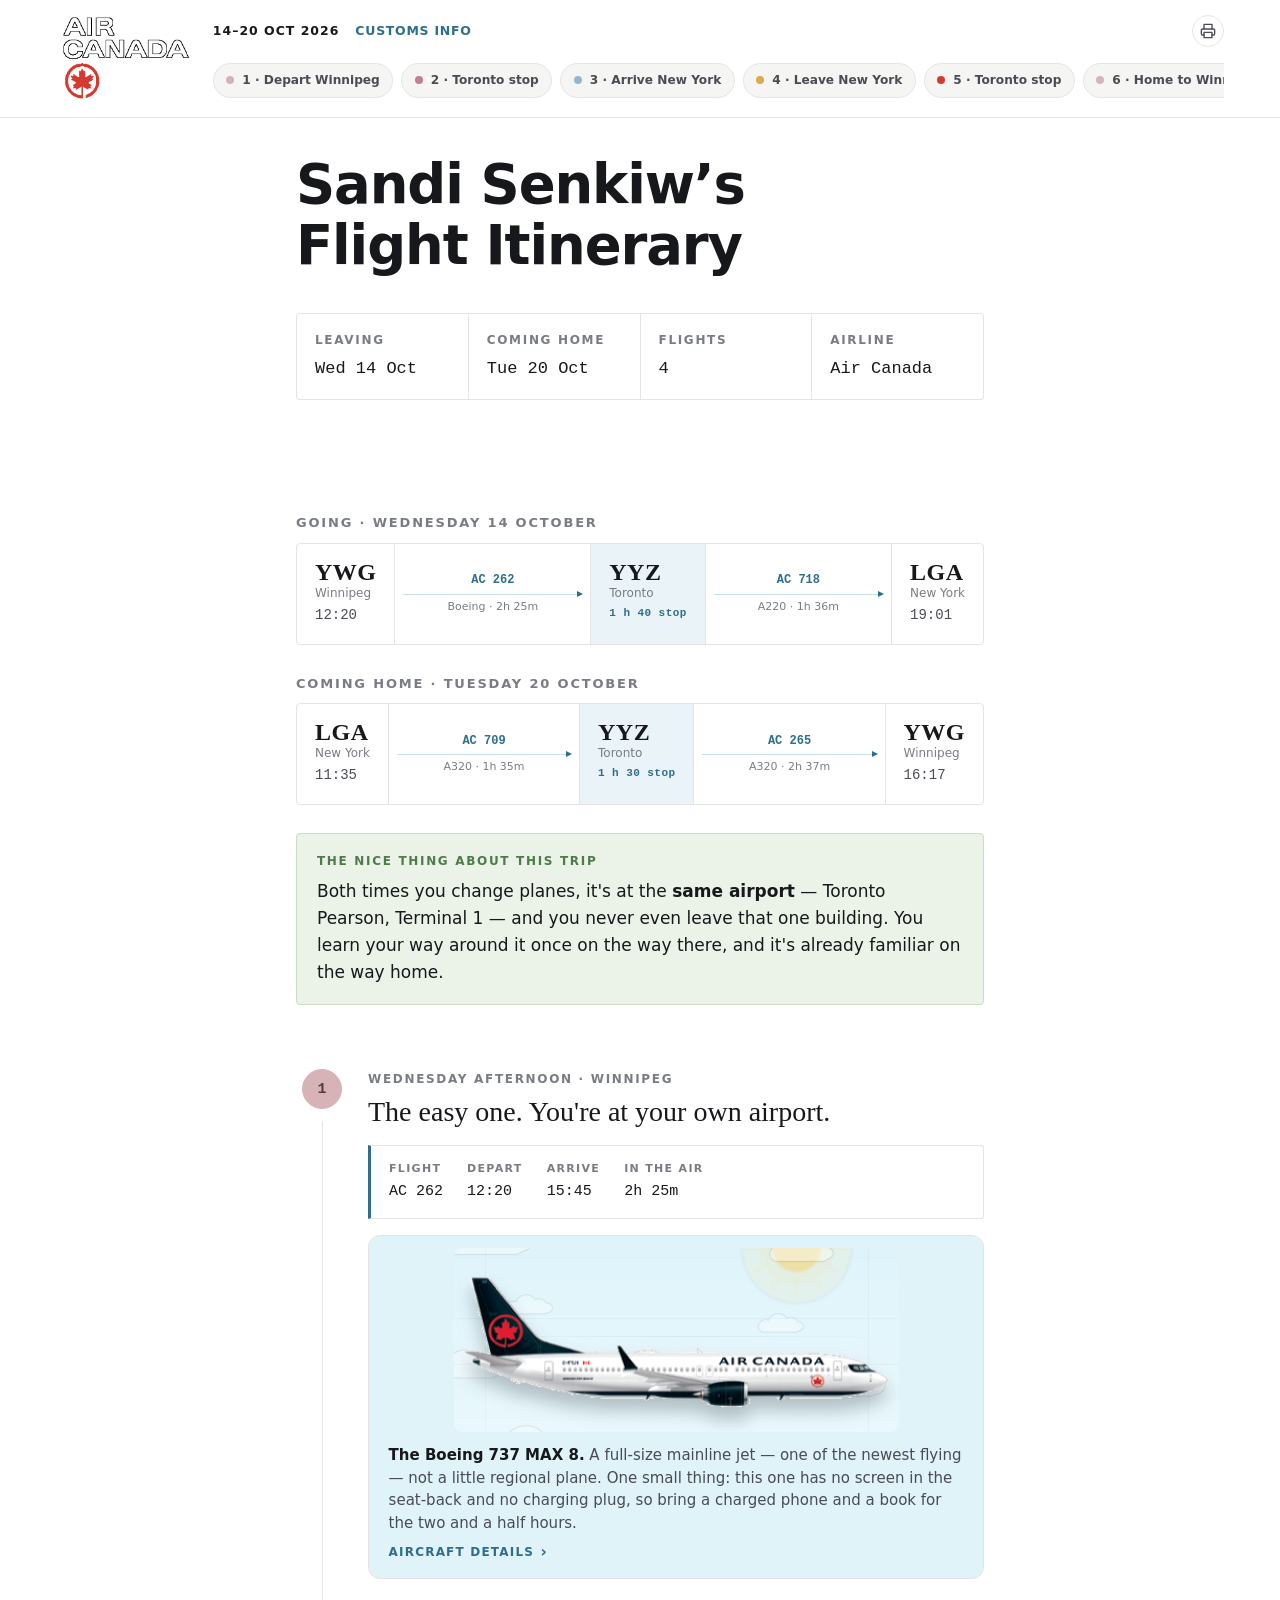
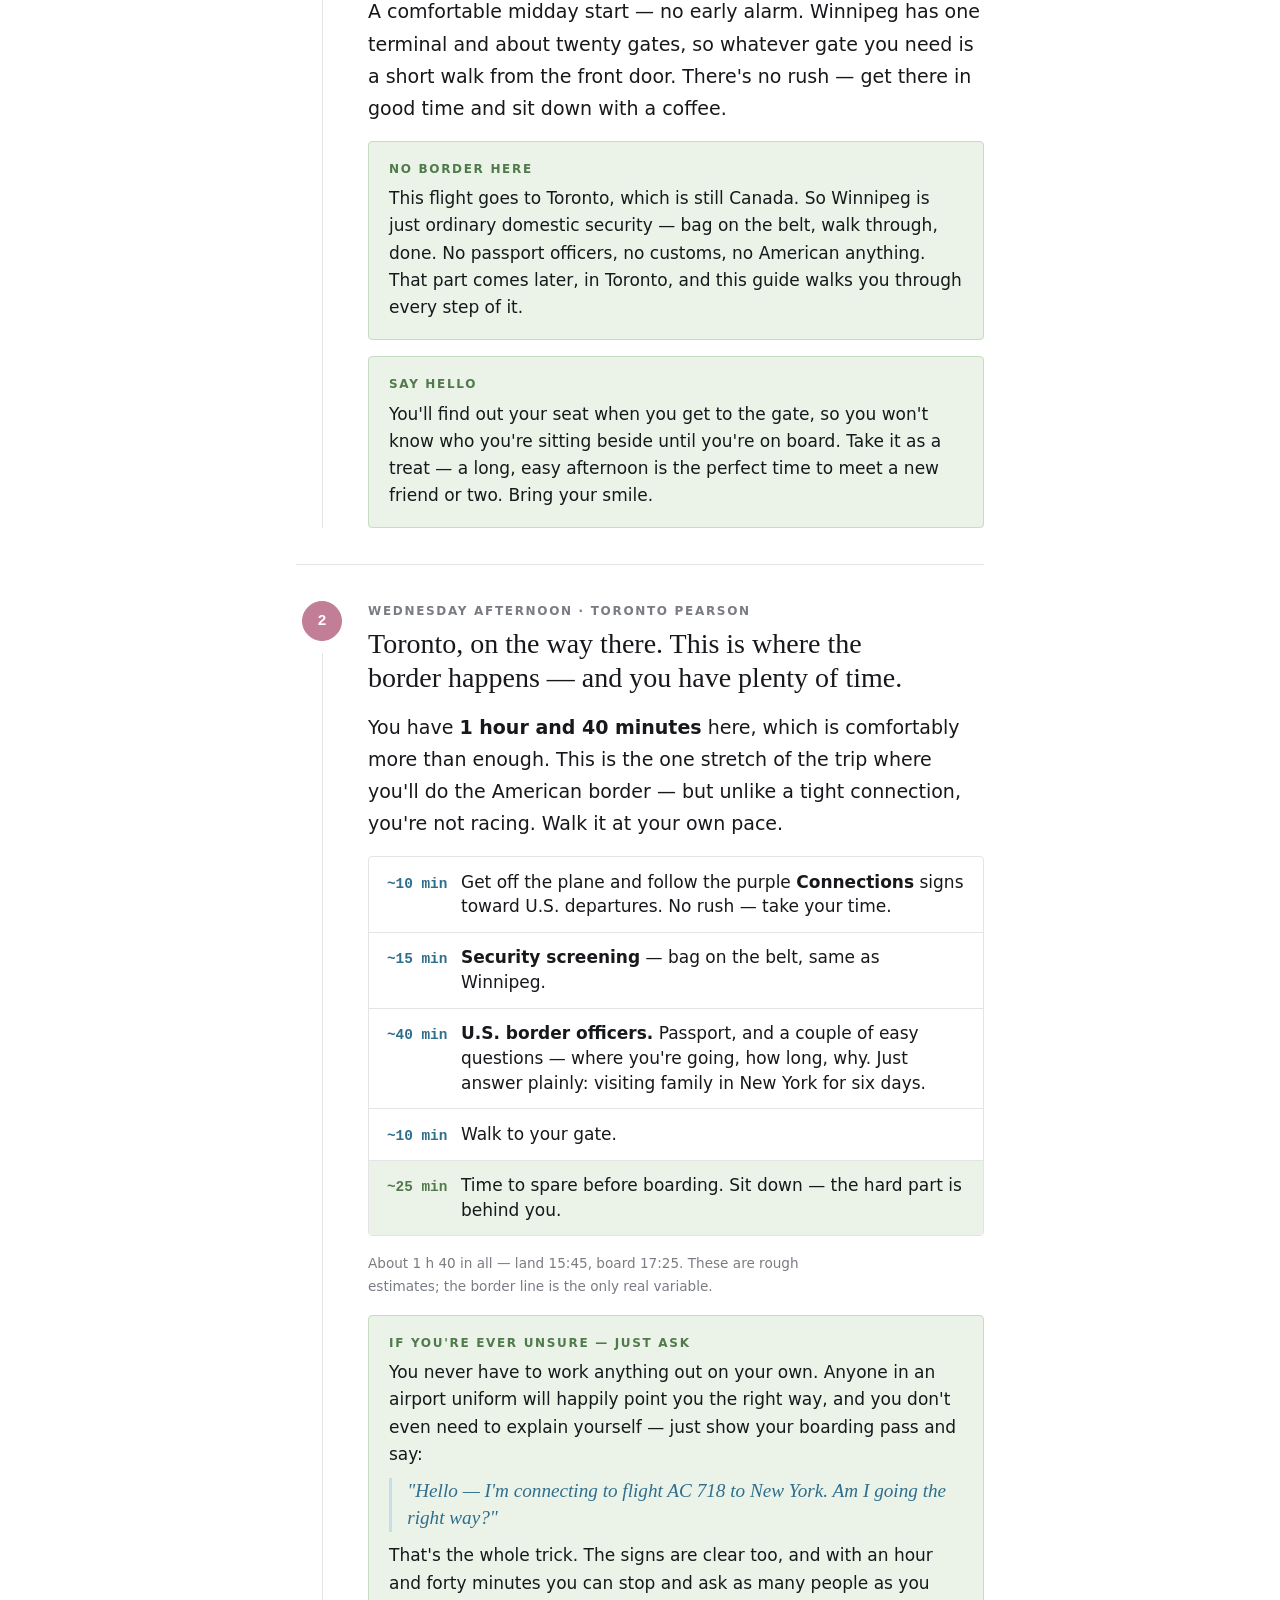
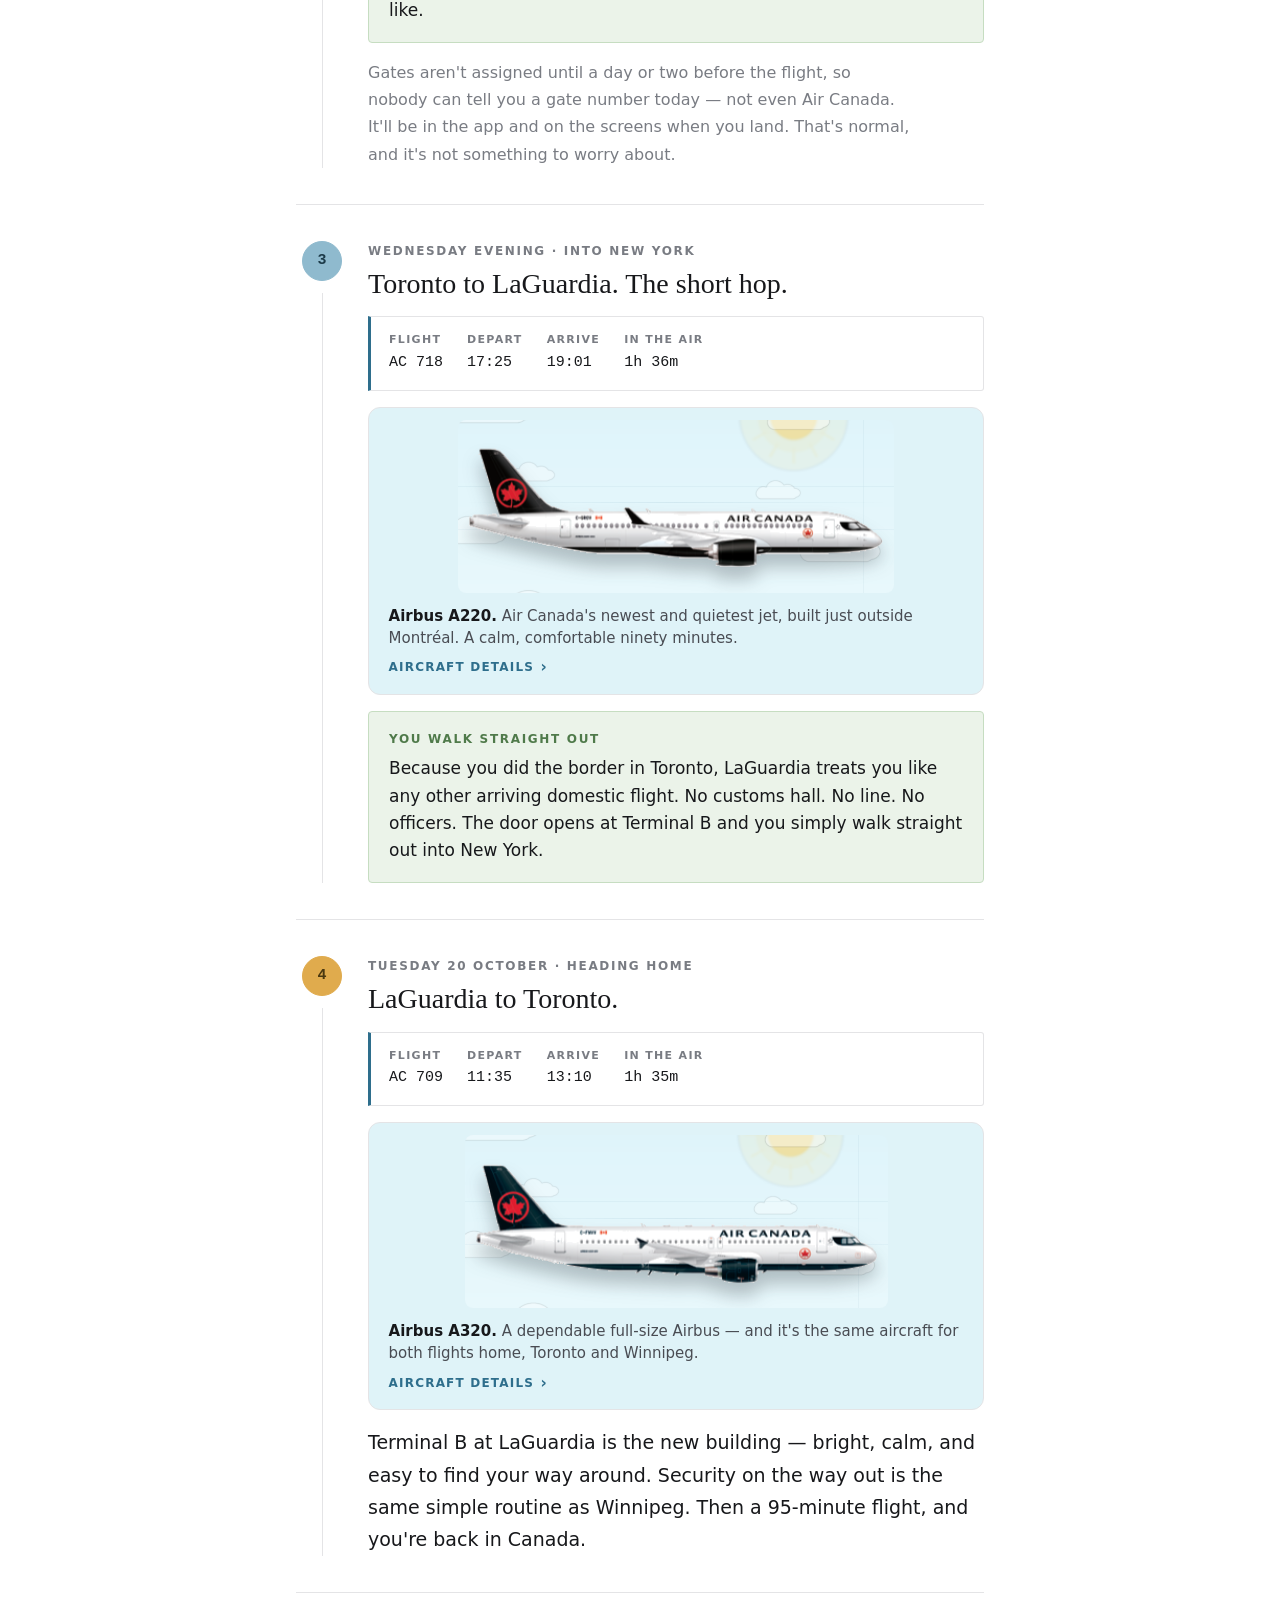
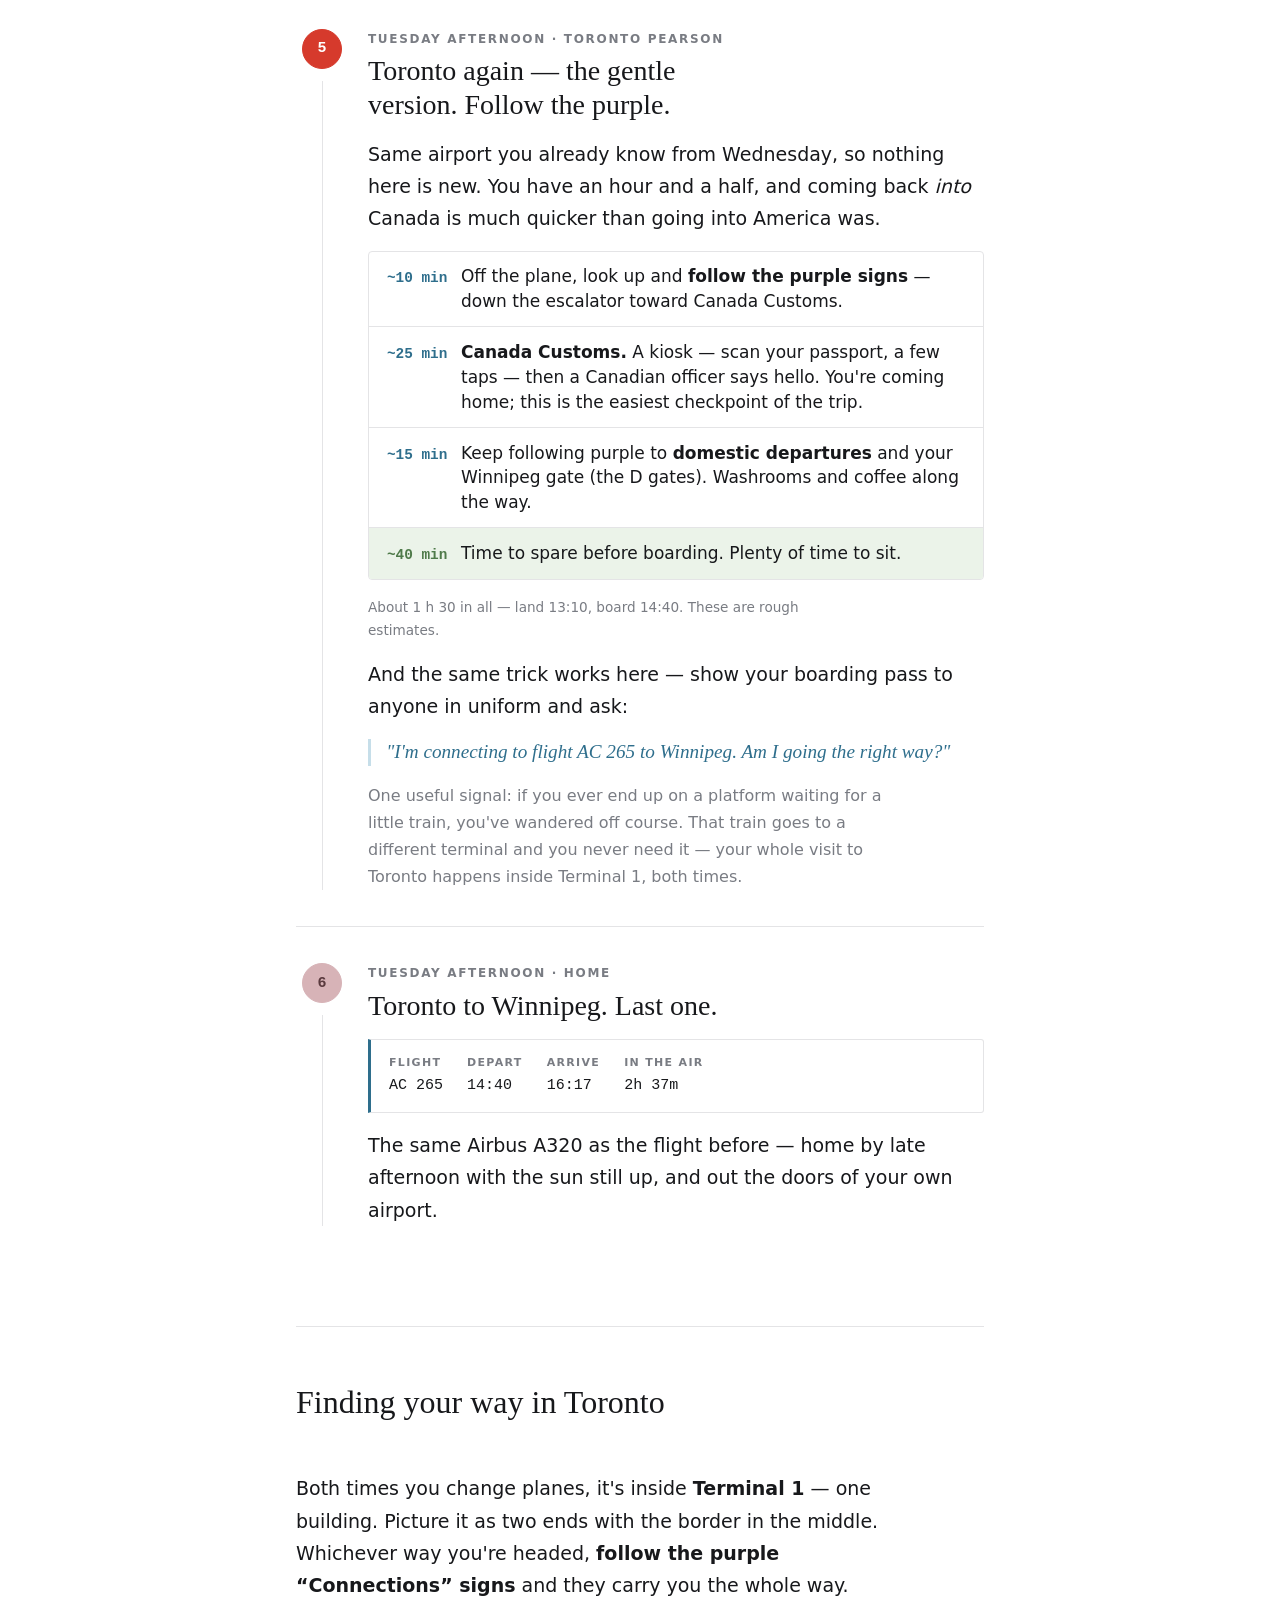
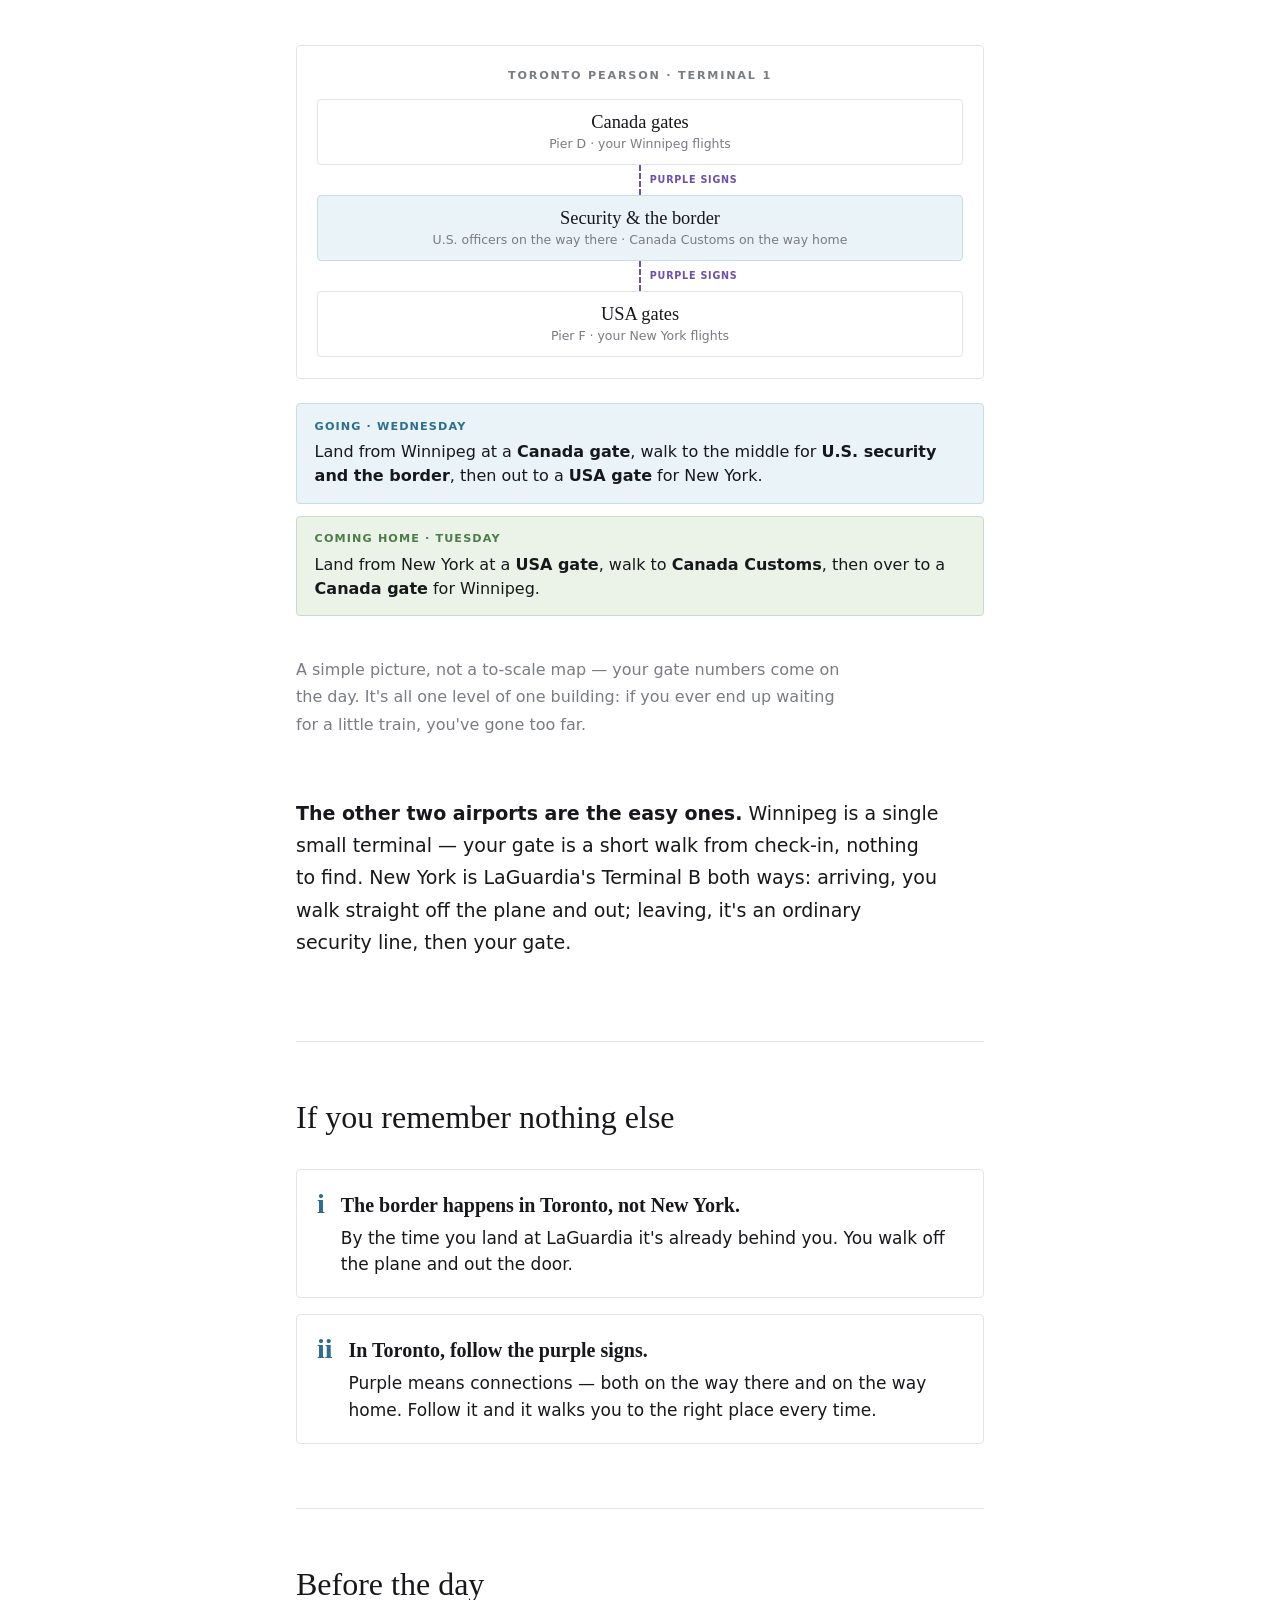
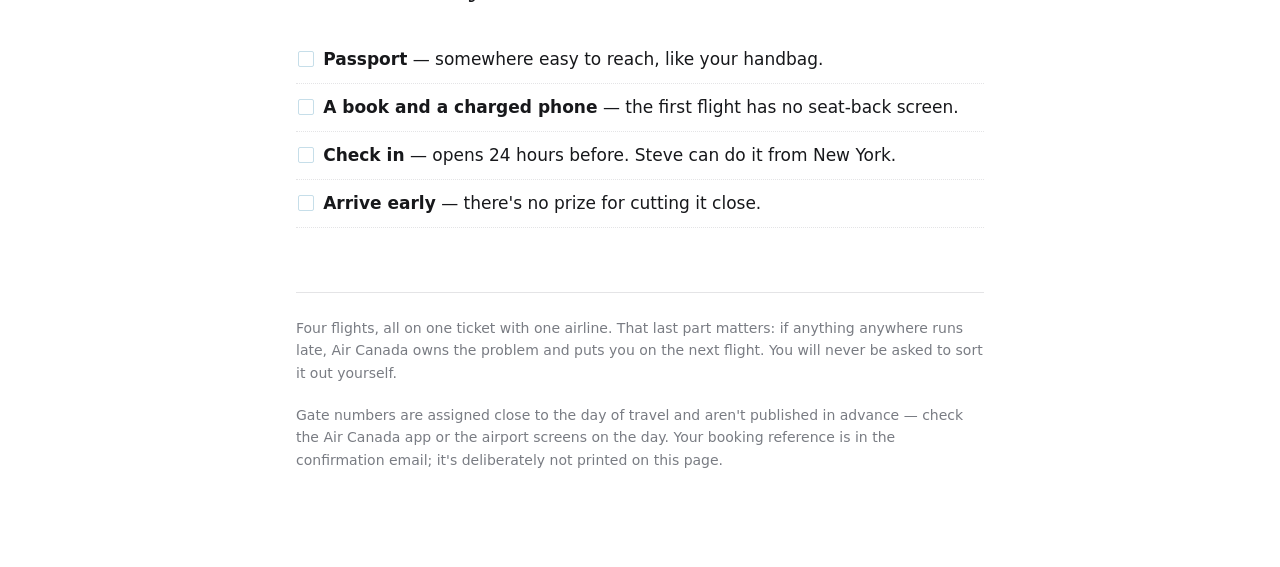
<file: momtrip/index.html>
<!doctype html>
<html lang="en">
<head>
<meta charset="utf-8">
<meta name="viewport" content="width=device-width, initial-scale=1">
<meta name="robots" content="noindex, nofollow, noarchive">
<meta name="referrer" content="no-referrer">
<title>Sandi Senkiw's Flight Itinerary</title>
<style>
  *, *::before, *::after { box-sizing: border-box; }
  html { -webkit-text-size-adjust: 100%; overflow-x: hidden; }
  body { margin: 0; overflow-x: hidden; }
  img, svg { max-width: 100%; }

  :root {
    /* clean white / black palette */
    --paper: #FFFFFF;
    --paper-2: #F5F5F4;
    --paper-3: #FFFFFF;
    --deep: #ECECEA;
    --ink: #17181B;
    --ink-soft: #494C53;
    --muted: #797C83;
    --line: #E4E4E6;
    --sky: #8FBACE;
    --sky-deep: #2E6E8C;
    --sky-soft: #EAF3F7;
    --sky-line: #C6DEE9;
    --red: #D63A2C;
    --red-soft: #FBE9E7;
    --red-line: #F0C6C0;
    --sage: #4F7A4A;
    --sage-soft: #EBF3E9;
    --sage-line: #C6DDC1;
    --gold: #E0AB4D;
    --purple: #6D51A6;

    /* travel palette */
    --p-rose: #D7B3B7;
    --p-mauve: #C17E96;
    --p-blue: #8FBACE;
    --p-gold: #E0AB4D;
    --p-red: #D63A2C;

    /* legacy names mapped onto the palette */
    --ground: var(--paper);
    --surface: var(--paper-2);
    --surface-2: var(--deep);
    --accent: var(--sky-deep);
    --accent-soft: var(--sky-soft);
    --accent-line: var(--sky-line);
    --green: var(--sage);
    --green-soft: var(--sage-soft);
    --green-line: var(--sage-line);
    --amber: var(--red);
    --amber-soft: var(--red-soft);
    --amber-line: var(--red-line);

    --serif: "Iowan Old Style", "Palatino Linotype", Palatino, Georgia, serif;
    --sans: -apple-system, BlinkMacSystemFont, "Segoe UI", Roboto, system-ui, "Helvetica Neue", Arial, sans-serif;
    --mono: ui-monospace, "SF Mono", SFMono-Regular, Menlo, Consolas, monospace;
  }

  body {
    background: var(--paper);
    color: var(--ink);
    font-family: var(--sans);
    font-size: 1.1875rem;
    line-height: 1.7;
    -webkit-font-smoothing: antialiased;
  }

  /* ---------- Top nav bar ---------- */

  .topbar {
    position: sticky;
    top: 0;
    z-index: 50;
    background: rgba(255, 255, 255, 0.94);
    backdrop-filter: saturate(180%) blur(8px);
    -webkit-backdrop-filter: saturate(180%) blur(8px);
    border-bottom: 1px solid var(--line);
  }
  .topbar-inner {
    max-width: 76rem;
    margin: 0 auto;
    padding: 0.65rem 1.5rem 0.7rem;
    display: grid;
    grid-template-columns: clamp(7.25rem, 11vw, 8.75rem) minmax(0, 1fr);
    column-gap: 1.05rem;
    row-gap: 0.45rem;
    align-items: center;
  }
  .brand {
    grid-row: 1 / span 2;
    grid-column: 1;
    display: block;
    align-self: start;
  }
  .brand-logo {
    display: block;
    width: 100%;
    height: auto;
  }
  .topbar-row {
    grid-column: 2;
    display: flex;
    align-items: center;
    justify-content: flex-start;
    gap: 1rem;
    min-height: 1.6rem;
  }
  .brand-date {
    font-size: 0.78rem;
    font-weight: 700;
    letter-spacing: 0.08em;
    text-transform: uppercase;
    color: var(--ink);
    white-space: nowrap;
  }
  .nav-customs {
    font-size: 0.78rem;
    font-weight: 700;
    letter-spacing: 0.06em;
    text-transform: uppercase;
    color: var(--sky-deep);
    text-decoration: none;
    white-space: nowrap;
  }
  .nav-customs:hover { text-decoration: underline; }
  .print-btn {
    appearance: none;
    border: 1px solid var(--line);
    border-radius: 999px;
    background: var(--paper-3);
    color: var(--ink-soft);
    width: 2rem;
    height: 2rem;
    display: inline-grid;
    place-items: center;
    margin-left: auto;
    cursor: pointer;
  }
  .print-btn:hover {
    border-color: var(--sky-line);
    color: var(--sky-deep);
  }
  .print-btn svg {
    width: 1rem;
    height: 1rem;
    stroke: currentColor;
  }
  .legnav {
    grid-column: 2;
    display: flex;
    flex-wrap: nowrap;
    gap: 0.5rem;
    overflow-x: auto;
    -webkit-overflow-scrolling: touch;
    scrollbar-width: none;
    margin: 0;
    padding: 0 0 0.2rem;
  }
  .legnav::-webkit-scrollbar { display: none; }
  .legnav a {
    flex: 0 0 auto;
    display: inline-flex;
    align-items: center;
    font-size: 0.76rem;
    font-weight: 600;
    color: var(--ink-soft);
    text-decoration: none;
    padding: 0.38rem 0.78rem;
    border: 1px solid var(--line);
    border-radius: 999px;
    background: var(--paper-2);
    white-space: nowrap;
  }
  .legnav a::before {
    content: "";
    width: 0.5rem;
    height: 0.5rem;
    border-radius: 50%;
    margin-right: 0.5rem;
    background: var(--muted);
    flex: 0 0 auto;
  }
  .legnav a:nth-child(1)::before, .legnav a:nth-child(6)::before { background: var(--p-rose); }
  .legnav a:nth-child(2)::before { background: var(--p-mauve); }
  .legnav a:nth-child(3)::before { background: var(--p-blue); }
  .legnav a:nth-child(4)::before { background: var(--p-gold); }
  .legnav a:nth-child(5)::before { background: var(--p-red); }
  .legnav a:hover { border-color: var(--sky-line); color: var(--ink); }

  @media (max-width: 640px) {
    .topbar-inner {
      grid-template-columns: minmax(0, 1fr);
      padding: 1rem 1.25rem 1.1rem;
      row-gap: 0.8rem;
    }
    .brand,
    .topbar-row,
    .legnav {
      grid-column: 1;
    }
    .brand {
      grid-row: auto;
      max-width: 11.5rem;
    }
    .topbar-row {
      justify-content: flex-start;
      gap: 1.35rem;
      width: 100%;
    }
    .print-btn {
      margin-left: 0;
    }
    .brand-date,
    .nav-customs {
      font-size: 0.74rem;
    }
    .legnav {
      display: grid;
      grid-template-columns: repeat(2, minmax(0, 1fr));
      gap: 0.45rem;
      overflow: visible;
      padding: 0;
    }
    .legnav a {
      min-width: 0;
      justify-content: flex-start;
      font-size: 0.72rem;
      line-height: 1.2;
      padding: 0.52rem 0.65rem;
      white-space: normal;
    }
  }

  /* per-leg palette accent on the numbered markers */
  #leg1 .marker .num, #leg6 .marker .num { background: var(--p-rose); border-color: var(--p-rose); color: #5a3a3e; }
  #leg2 .marker .num { background: var(--p-mauve); border-color: var(--p-mauve); color: #fff; }
  #leg3 .marker .num { background: var(--p-blue); border-color: var(--p-blue); color: #1c3a48; }
  #leg4 .marker .num { background: var(--p-gold); border-color: var(--p-gold); color: #4a380f; }
  #leg5 .marker .num { background: var(--p-red); border-color: var(--p-red); color: #fff; }

  .leg, .remember, .customs { scroll-margin-top: 8.5rem; }

  .page {
    max-width: 46rem;
    margin: 0 auto;
    padding: 0 1.5rem 6rem;
    display: flex;
    flex-direction: column;
    gap: 4rem;
  }

  p { max-width: 34em; }

  .airmail {
    height: 9px;
    border-radius: 2px;
    background: repeating-linear-gradient(-45deg,
      var(--red) 0 9px,
      var(--paper-3) 9px 18px,
      var(--sky-deep) 18px 27px,
      var(--paper-3) 27px 36px);
    opacity: 0.85;
  }

  .eyebrow {
    font-family: var(--sans);
    font-size: 0.8125rem;
    font-weight: 700;
    letter-spacing: 0.22em;
    text-transform: uppercase;
    color: var(--sky-deep);
    margin-bottom: 0.75rem;
  }

  /* ---------- Cover ---------- */

  .cover {
    display: flex;
    flex-direction: column;
    gap: 1.25rem;
    padding: 2.35rem 0 3rem;
  }

  .print-cover-logo { display: none; }

  @media (max-width: 640px) {
    .cover {
      padding-top: 2rem;
    }
  }

  .cover .airmail { margin-bottom: 1.25rem; }

  .cover h1 {
    font-family: var(--sans);
    font-size: clamp(2.25rem, 6.5vw, 3.4rem);
    line-height: 1.12;
    font-weight: 700;
    letter-spacing: -0.02em;
    text-wrap: balance;
    margin: 0;
    color: var(--ink);
  }

  .cover .lede {
    font-family: var(--serif);
    font-size: 1.375rem;
    line-height: 1.55;
    color: var(--ink-soft);
    font-style: italic;
    margin: 0;
  }

  .facts {
    display: grid;
    grid-template-columns: repeat(auto-fit, minmax(9rem, 1fr));
    gap: 1px;
    background: var(--line);
    border: 1px solid var(--line);
    border-radius: 3px;
    margin: 1rem 0 0;
    overflow: hidden;
  }

  @media (max-width: 640px) {
    .facts {
      grid-template-columns: repeat(2, minmax(0, 1fr));
    }
  }

  .fact {
    background: var(--paper-3);
    padding: 1rem 1.125rem;
    display: flex;
    flex-direction: column;
    gap: 0.25rem;
  }

  .fact dt {
    font-size: 0.75rem;
    font-weight: 700;
    letter-spacing: 0.14em;
    text-transform: uppercase;
    color: var(--muted);
  }

  .fact dd {
    margin: 0;
    font-family: var(--mono);
    font-size: 1.0625rem;
    font-variant-numeric: tabular-nums;
    color: var(--ink);
  }

  /* ---------- Customs card ---------- */

  .cust-card { border: none; background: transparent; }
  .cust-card > summary {
    cursor: pointer;
    list-style: none;
    display: flex;
    align-items: center;
    gap: 1rem;
    padding: 1.05rem 1.25rem;
    background: var(--sky-deep);
    color: #fff;
    border-radius: 10px;
    box-shadow: 0 2px 6px rgba(34, 51, 63, 0.14);
  }
  .cust-card > summary::-webkit-details-marker { display: none; }
  .cust-card > summary::marker { content: ""; }
  .cust-card > summary:focus-visible { outline: 2px solid var(--ink); outline-offset: 2px; }
  .cust-card[open] > summary { border-radius: 10px 10px 0 0; box-shadow: none; }
  .cust-head { flex: 1 1 auto; display: flex; flex-direction: column; gap: 0.2rem; }
  .cust-eyebrow {
    font-size: 0.7rem;
    font-weight: 700;
    letter-spacing: 0.14em;
    text-transform: uppercase;
    color: rgba(255, 255, 255, 0.72);
  }
  .cust-title { font-family: var(--serif); font-size: 1.3rem; color: #fff; line-height: 1.2; }
  .cust-sub { font-size: 0.9rem; color: rgba(255, 255, 255, 0.9); line-height: 1.4; }
  .cust-chev { flex: 0 0 auto; font-size: 1.6rem; color: #fff; transition: transform 0.2s ease; }
  .cust-card[open] .cust-chev { transform: rotate(90deg); }
  .cust-body {
    padding: 1.2rem 1.25rem 1.3rem;
    display: flex;
    flex-direction: column;
    gap: 1rem;
    background: var(--sky-soft);
    border: 1px solid var(--sky-line);
    border-top: none;
    border-radius: 0 0 10px 10px;
  }
  .cust-body > p { margin: 0; max-width: none; }
  .qa {
    margin: 0;
    background: var(--paper-3);
    border: 1px solid var(--sky-line);
    border-radius: 4px;
    padding: 1.1rem 1.2rem;
  }
  .qa dt {
    font-size: 0.9rem;
    font-weight: 700;
    color: var(--sky-deep);
    margin-top: 1rem;
  }
  .qa dt:first-child { margin-top: 0; }
  .qa dd { margin: 0.2rem 0 0; font-size: 1.125rem; color: var(--ink); line-height: 1.4; }
  .qa .mono { font-family: var(--mono); }
  .qa dd.mono { font-family: var(--mono); font-size: 1.05rem; line-height: 1.5; }
  .cust-foot { font-size: 0.95rem; color: var(--ink-soft); }

  /* ---------- Customs popup ---------- */

  .cust-toggle { position: absolute; width: 1px; height: 1px; opacity: 0; pointer-events: none; }
  .nav-customs { cursor: pointer; }

  .cust-overlay {
    display: none;
    position: fixed;
    inset: 0;
    background: rgba(20, 22, 26, 0.55);
    z-index: 100;
  }
  .cust-modal {
    display: none;
    position: fixed;
    inset: 0;
    z-index: 101;
    align-items: flex-start;
    justify-content: center;
    padding: 4.5rem 1rem 2rem;
    overflow-y: auto;
  }
  .cust-toggle:checked ~ .cust-overlay,
  .cust-toggle:checked ~ .cust-modal { display: flex; }

  .cust-modal-inner {
    background: #fff;
    width: 100%;
    max-width: 34rem;
    border-radius: 12px;
    box-shadow: 0 18px 50px rgba(0, 0, 0, 0.28);
    padding: 1.4rem 1.5rem 1.75rem;
    display: flex;
    flex-direction: column;
    gap: 1rem;
  }
  .cust-modal-head {
    display: flex;
    align-items: center;
    justify-content: space-between;
    gap: 1rem;
  }
  .cust-modal-title { font-size: 1.5rem; font-weight: 700; color: var(--ink); }
  .cust-close {
    cursor: pointer;
    font-size: 1.7rem;
    line-height: 1;
    color: var(--muted);
    padding: 0.1rem 0.5rem;
    border-radius: 6px;
    user-select: none;
  }
  .cust-close:hover { background: var(--paper-2); color: var(--ink); }
  .cust-modal p { margin: 0; max-width: none; }

  /* ---------- Journey map ---------- */

  .map { display: flex; flex-direction: column; gap: 1.75rem; }
  .track { display: flex; flex-direction: column; gap: 0.5rem; }

  .track-label {
    font-size: 0.8125rem;
    font-weight: 700;
    letter-spacing: 0.14em;
    text-transform: uppercase;
    color: var(--muted);
  }

  .hops {
    display: flex;
    align-items: stretch;
    background: var(--paper-3);
    border: 1px solid var(--line);
    border-radius: 4px;
    overflow: hidden;
  }

  .stop {
    flex: 0 0 auto;
    padding: 1rem 1.125rem;
    display: flex;
    flex-direction: column;
    gap: 0.15rem;
    min-width: 5.5rem;
  }

  .stop .code {
    font-family: var(--serif);
    font-size: 1.5rem;
    font-weight: 700;
    letter-spacing: 0.02em;
    line-height: 1;
    color: var(--ink);
  }

  .stop .city { font-size: 0.75rem; color: var(--muted); line-height: 1.3; }

  .stop .clock {
    font-family: var(--mono);
    font-size: 0.875rem;
    font-variant-numeric: tabular-nums;
    color: var(--ink-soft);
  }

  .hop {
    flex: 1 1 auto;
    display: flex;
    flex-direction: column;
    align-items: center;
    justify-content: center;
    gap: 0.2rem;
    padding: 1rem 0.5rem;
    border-left: 1px solid var(--line);
    border-right: 1px solid var(--line);
    min-width: 0;
  }

  .hop .rule { width: 100%; height: 1px; background: var(--sky-line); position: relative; }

  .hop .rule::after {
    content: "";
    position: absolute;
    right: -1px;
    top: -3px;
    border-left: 6px solid var(--sky-deep);
    border-top: 3.5px solid transparent;
    border-bottom: 3.5px solid transparent;
  }

  .hop .flt {
    font-family: var(--mono);
    font-size: 0.75rem;
    color: var(--sky-deep);
    font-weight: 600;
    white-space: nowrap;
  }

  .hop .eq { font-size: 0.6875rem; color: var(--muted); white-space: nowrap; }

  .stop.pivot { background: var(--sky-soft); }

  .stop.pivot .layover {
    font-family: var(--mono);
    font-size: 0.6875rem;
    font-weight: 700;
    color: var(--sky-deep);
    letter-spacing: 0.04em;
  }

  @media (max-width: 34rem) {
    .hops { flex-direction: column; }
    .hop {
      border-left: none;
      border-right: none;
      border-top: 1px solid var(--line);
      border-bottom: 1px solid var(--line);
      flex-direction: row;
      gap: 0.6rem;
      padding: 0.5rem 1.125rem;
      justify-content: flex-start;
    }
    .hop .rule { display: none; }
    .stop { flex-direction: row; align-items: baseline; gap: 0.6rem; }
  }

  /* ---------- Legs ---------- */

  .legs { display: flex; flex-direction: column; }

  .leg {
    display: grid;
    grid-template-columns: 3.25rem 1fr;
    gap: 0 1.25rem;
    padding: 2.25rem 0;
    border-top: 1px solid var(--line);
  }

  .leg:first-child { border-top: none; padding-top: 0; }

  .marker {
    grid-row: 1 / -1;
    display: flex;
    flex-direction: column;
    align-items: center;
    gap: 0.75rem;
  }

  .marker .num {
    width: 2.5rem;
    height: 2.5rem;
    flex: 0 0 auto;
    border-radius: 50%;
    display: grid;
    place-items: center;
    font-family: var(--mono);
    font-size: 0.9375rem;
    font-weight: 600;
    background: var(--paper-3);
    color: var(--ink-soft);
    border: 1px solid var(--line);
  }

  .leg.is-flight .marker .num {
    background: var(--sky-deep);
    color: var(--paper-3);
    border-color: var(--sky-deep);
  }

  .marker .spine { flex: 1 1 auto; width: 1px; background: var(--line); min-height: 1rem; }

  .leg-body { display: flex; flex-direction: column; gap: 1rem; min-width: 0; }

  .leg h2 {
    font-family: var(--serif);
    font-size: 1.75rem;
    line-height: 1.2;
    font-weight: 400;
    margin: 0;
    text-wrap: balance;
    color: var(--ink);
  }

  .leg .kicker {
    font-size: 0.75rem;
    font-weight: 700;
    letter-spacing: 0.14em;
    text-transform: uppercase;
    color: var(--muted);
    margin-bottom: 0.35rem;
  }

  .leg p { margin: 0; }
  .leg .aside { font-size: 1rem; color: var(--muted); }

  /* ---------- Flight strip ---------- */

  .strip {
    display: flex;
    flex-wrap: wrap;
    gap: 0 1.5rem;
    padding: 0.875rem 1.125rem;
    margin: 0;
    background: var(--paper-3);
    border-left: 3px solid var(--sky-deep);
    border-radius: 0 3px 3px 0;
    border-top: 1px solid var(--line);
    border-right: 1px solid var(--line);
    border-bottom: 1px solid var(--line);
  }

  .strip div { display: flex; flex-direction: column; }

  .strip dt {
    font-size: 0.6875rem;
    font-weight: 700;
    letter-spacing: 0.12em;
    text-transform: uppercase;
    color: var(--muted);
  }

  .strip dd {
    margin: 0;
    font-family: var(--mono);
    font-size: 0.9375rem;
    font-variant-numeric: tabular-nums;
    color: var(--ink);
  }

  /* ---------- Aircraft illustration ---------- */

  .aircraft {
    border: 1px solid var(--line);
    border-radius: 12px;
    background: #DFF3F8;
    padding: 0.75rem 0.85rem 1rem;
    overflow: hidden;
  }
  .ac-scene {
    position: relative;
    max-width: none;
    margin: 0 auto 0.4rem;
    padding: 0.8rem 0 0.45rem;
    background-color: #DFF3F8;
    background-image: url("../images/momtrip-clouds-soft-sky.png");
    background-position: center;
    background-repeat: no-repeat;
    background-size: cover;
    border-radius: 8px;
    overflow: hidden;
    isolation: isolate;
  }
  .ac-scene::before {
    content: "";
    position: absolute;
    inset: 0;
    z-index: 0;
    background:
      linear-gradient(90deg, transparent 7%, rgba(46, 110, 140, 0.18) 7% 7.15%, transparent 7.15% 93%, rgba(46, 110, 140, 0.18) 93% 93.15%, transparent 93.15%),
      linear-gradient(transparent 38%, rgba(46, 110, 140, 0.18) 38% 38.45%, transparent 38.45% 63%, rgba(46, 110, 140, 0.14) 63% 63.35%, transparent 63.35%);
    opacity: 0.26;
  }
  .ac-scene::after {
    content: "";
    position: absolute;
    inset: 0;
    z-index: 1;
    background:
      linear-gradient(90deg, transparent, rgba(46, 110, 140, 0.28), transparent) center 48% / 100% 1px no-repeat,
      linear-gradient(90deg, transparent, rgba(46, 110, 140, 0.18), transparent) center 67% / 88% 1px no-repeat;
    opacity: 0.32;
  }
  .ac-clouds {
    display: none;
  }
  .ac-photo {
    position: relative;
    z-index: 2;
    width: 100%;
    height: auto;
    display: block;
    transform: translateY(-0.05rem) scale(1.045);
    transform-origin: center;
    filter: drop-shadow(0 0.78rem 0.5rem rgba(35, 42, 51, 0.28));
  }

  .aircraft > summary {
    display: flex;
    flex-direction: column;
    gap: 0.35rem;
    cursor: pointer;
    list-style: none;
  }
  .aircraft > summary::-webkit-details-marker { display: none; }
  .aircraft > summary::marker { content: ""; }
  .aircraft > summary:focus-visible {
    outline: 2px solid var(--sky-deep);
    outline-offset: 3px;
    border-radius: 3px;
  }

  .aircraft .ac-photo {
    width: 100%;
    max-width: 600px;
    height: auto;
    display: block;
    margin: 0 auto;
  }

  .aircraft .cap { font-size: 0.9375rem; color: var(--ink-soft); line-height: 1.5; padding: 0 0.375rem; }
  .aircraft .cap strong { color: var(--ink); }

  .aircraft .tap {
    align-self: flex-start;
    display: inline-flex;
    align-items: center;
    gap: 0.4rem;
    margin: 0.15rem 0.375rem 0;
    font-size: 0.75rem;
    font-weight: 700;
    letter-spacing: 0.1em;
    text-transform: uppercase;
    color: var(--sky-deep);
  }
  .aircraft .tap .chev { transition: transform 0.2s ease; font-size: 0.95rem; line-height: 1; }
  .aircraft[open] .tap .chev { transform: rotate(90deg); }

  .aircraft .specs {
    margin: 0.85rem 0.375rem 0.15rem;
    padding-top: 0.85rem;
    border-top: 1px dashed var(--line);
    display: grid;
    grid-template-columns: auto 1fr;
    gap: 0.45rem 1.1rem;
    font-size: 0.9375rem;
  }
  .aircraft .specs dt {
    font-size: 0.7rem;
    font-weight: 700;
    letter-spacing: 0.1em;
    text-transform: uppercase;
    color: var(--muted);
    align-self: center;
  }
  .aircraft .specs dd {
    margin: 0;
    font-family: var(--mono);
    font-variant-numeric: tabular-nums;
    color: var(--ink);
  }
  .aircraft .spec-note {
    margin: 0.75rem 0.375rem 0.15rem;
    font-size: 0.9375rem;
    line-height: 1.5;
    color: var(--ink-soft);
    max-width: none;
  }

  /* ---------- Callouts ---------- */

  .note-box {
    padding: 1.125rem 1.25rem;
    border-radius: 4px;
    font-size: 1.0625rem;
    line-height: 1.6;
  }

  .note-box p { margin: 0; max-width: none; }
  .note-box p + p { margin-top: 0.65rem; }

  .note-box .hd {
    font-family: var(--sans);
    font-size: 0.75rem;
    font-weight: 700;
    letter-spacing: 0.14em;
    text-transform: uppercase;
    margin-bottom: 0.4rem;
  }

  .good { background: var(--sage-soft); border: 1px solid var(--sage-line); }
  .good .hd { color: var(--sage); }

  .heads-up { background: var(--red-soft); border: 1px solid var(--red-line); }
  .heads-up .hd { color: var(--red); }

  .askline {
    font-family: var(--serif);
    font-style: italic;
    font-size: 1.2rem;
    line-height: 1.4;
    color: var(--sky-deep);
    border-left: 3px solid var(--sky-line);
    padding-left: 0.95rem;
    margin: 0.7rem 0;
  }

  /* ---------- Steps ---------- */

  .steps {
    list-style: none;
    padding: 0;
    margin: 0;
    display: flex;
    flex-direction: column;
    counter-reset: step;
  }

  .steps li {
    counter-increment: step;
    position: relative;
    padding: 0.7rem 0 0.7rem 1.9rem;
    border-bottom: 1px dotted var(--line);
    font-size: 1.0625rem;
    line-height: 1.55;
  }

  .steps li:last-child { border-bottom: none; }

  .steps li::before {
    content: counter(step);
    position: absolute;
    left: 0.15rem;
    top: 0.85rem;
    font-family: var(--mono);
    font-size: 0.8125rem;
    font-weight: 700;
    color: var(--sky-deep);
  }

  .steps strong { color: var(--ink); }

  /* ---------- Time bar ---------- */

  .timelist {
    list-style: none;
    margin: 0;
    padding: 0;
    border: 1px solid var(--line);
    border-radius: 4px;
    overflow: hidden;
    background: var(--paper-3);
  }
  .timelist li {
    display: flex;
    align-items: baseline;
    gap: 0.85rem;
    padding: 0.8rem 1rem;
    border-top: 1px solid var(--line);
    font-size: 1.0625rem;
    line-height: 1.45;
  }
  .timelist li:first-child { border-top: none; }
  .timelist .tt {
    flex: 0 0 3.9rem;
    text-align: right;
    font-family: var(--mono);
    font-size: 0.9rem;
    font-weight: 700;
    color: var(--sky-deep);
    font-variant-numeric: tabular-nums;
  }
  .timelist .td { color: var(--ink); }
  .timelist li.spare { background: var(--sage-soft); }
  .timelist li.spare .tt { color: var(--sage); }
  .timekey { font-size: 0.85rem; color: var(--muted); }

  /* ---------- Closing sections ---------- */

  .remember {
    border-top: 1px solid var(--line);
    padding-top: 3rem;
    display: flex;
    flex-direction: column;
    gap: 1.5rem;
  }

  .remember h2 { font-family: var(--serif); font-size: 2rem; font-weight: 400; margin: 0; color: var(--ink); }

  .three { display: flex; flex-direction: column; gap: 1rem; }

  .three .item {
    display: grid;
    grid-template-columns: auto 1fr;
    gap: 1rem;
    align-items: start;
    padding: 1.25rem;
    background: var(--paper-3);
    border: 1px solid var(--line);
    border-radius: 4px;
  }

  .three .glyph {
    font-family: var(--serif);
    font-size: 1.75rem;
    line-height: 1;
    color: var(--sky-deep);
    font-weight: 700;
  }

  .three .txt { font-size: 1.0625rem; line-height: 1.55; }

  .three .txt b {
    display: block;
    font-family: var(--serif);
    font-size: 1.25rem;
    font-weight: 700;
    margin-bottom: 0.25rem;
    color: var(--ink);
  }

  .checklist { list-style: none; padding: 0; margin: 0; display: flex; flex-direction: column; }

  .checklist li {
    position: relative;
    padding: 0.65rem 0 0.65rem 1.7rem;
    border-bottom: 1px dotted var(--line);
    font-size: 1.0625rem;
    line-height: 1.55;
  }

  .checklist li::before {
    content: "";
    position: absolute;
    left: 0.1rem;
    top: 0.95rem;
    width: 1rem;
    height: 1rem;
    border: 1.5px solid var(--sky-line);
    border-radius: 2px;
    background: var(--paper-3);
  }

  /* ---------- Wayfinding (Toronto) ---------- */

  .remember .aside { font-size: 1rem; color: var(--muted); }

  .terminal {
    border: 1px solid var(--line);
    border-radius: 4px;
    background: var(--paper-3);
    padding: 1.25rem 1.25rem 1.35rem;
    display: flex;
    flex-direction: column;
    align-items: stretch;
  }
  .terminal .thd {
    text-align: center;
    font-size: 0.7rem;
    font-weight: 700;
    letter-spacing: 0.16em;
    text-transform: uppercase;
    color: var(--muted);
    margin-bottom: 0.9rem;
  }
  .tzone {
    border: 1px solid var(--line);
    border-radius: 4px;
    background: var(--paper);
    padding: 0.7rem 1rem;
    text-align: center;
    display: flex;
    flex-direction: column;
    gap: 0.15rem;
  }
  .tzone.core { background: var(--sky-soft); border-color: var(--sky-line); }
  .tzhd { font-family: var(--serif); font-size: 1.15rem; color: var(--ink); line-height: 1.2; }
  .tzsub { font-size: 0.78rem; color: var(--muted); line-height: 1.35; }
  .tlink {
    align-self: center;
    height: 1.9rem;
    border-left: 2px dashed var(--purple);
    position: relative;
  }
  .tlink span {
    position: absolute;
    left: 0.55rem;
    top: 50%;
    transform: translateY(-50%);
    font-size: 0.6rem;
    font-weight: 700;
    letter-spacing: 0.08em;
    text-transform: uppercase;
    color: var(--purple);
    white-space: nowrap;
  }
  .dirs { display: flex; flex-direction: column; gap: 0.75rem; }
  .dir {
    padding: 0.9rem 1.1rem;
    border-radius: 4px;
    font-size: 1rem;
    line-height: 1.5;
    border: 1px solid var(--line);
  }
  .dir b { color: var(--ink); }
  .dir.go { background: var(--sky-soft); border-color: var(--sky-line); }
  .dir.home { background: var(--sage-soft); border-color: var(--sage-line); }
  .dirlbl {
    display: block;
    font-size: 0.7rem;
    font-weight: 700;
    letter-spacing: 0.1em;
    text-transform: uppercase;
    margin-bottom: 0.3rem;
  }
  .dir.go .dirlbl { color: var(--sky-deep); }
  .dir.home .dirlbl { color: var(--sage); }

  footer {
    display: flex;
    flex-direction: column;
    gap: 1.25rem;
    padding-top: 1.5rem;
    border-top: 1px solid var(--line);
    font-size: 0.875rem;
    color: var(--muted);
    line-height: 1.6;
  }

  footer p { max-width: none; margin: 0; }

  @media print {
    @page { size: letter; margin: 0.45in; }
    *, *::before, *::after {
      box-shadow: none !important;
      text-shadow: none !important;
    }
    html, body {
      background: #fff;
      color: #000;
      font-size: 10.5pt;
      line-height: 1.38;
      overflow: visible;
    }
    .topbar,
    .cust-overlay,
    .remember,
    footer,
    .print-btn,
    .tap,
    .marker .spine {
      display: none !important;
    }
    .page {
      padding: 0;
      gap: 0;
      max-width: none;
      display: block;
    }
    .cover {
      min-height: 3.6in;
      padding: 0;
      justify-content: center;
      gap: 0.35in;
    }
    .print-cover-logo {
      display: block;
      width: 2.2in;
      height: auto;
      margin-bottom: 0.1in;
    }
    .cover h1 {
      font-size: 34pt;
      line-height: 1.04;
      max-width: 6.6in;
    }
    .facts {
      grid-template-columns: repeat(4, minmax(0, 1fr));
      margin-top: 0.05in;
    }
    .fact {
      padding: 0.15in 0.16in;
    }
    .map {
      break-after: page;
      page-break-after: always;
      gap: 0.2in;
    }
    .track-label,
    .kicker,
    .fact dt,
    .strip dt,
    .qa dt {
      letter-spacing: 0.08em;
    }
    .hops,
    .note-box,
    .strip,
    .timelist,
    .qa {
      border-color: #cfcfcf;
    }
    .leg {
      break-after: page;
      page-break-after: always;
      display: grid;
      grid-template-columns: 0.55in 1fr;
      gap: 0 0.22in;
      min-height: 9.1in;
      padding: 0;
      border-top: none;
      align-content: start;
    }
    .leg:first-child { padding-top: 0; }
    .marker .num {
      width: 0.42in;
      height: 0.42in;
      font-size: 12pt;
      border-color: #cfcfcf;
    }
    .leg h2 {
      font-size: 23pt;
      line-height: 1.1;
    }
    .leg-body {
      gap: 0.16in;
    }
    .leg p,
    .steps li,
    .timelist li,
    .three .txt {
      font-size: 10.5pt;
      line-height: 1.38;
    }
    .strip {
      padding: 0.11in 0.14in;
      gap: 0 0.22in;
    }
    .aircraft {
      padding: 0.08in 0.1in 0.1in;
      border-radius: 6px;
      background: #DFF3F8;
      print-color-adjust: exact;
      -webkit-print-color-adjust: exact;
      break-inside: avoid;
      page-break-inside: avoid;
    }
    .ac-scene {
      max-width: 3.5in;
      margin-bottom: 0.05in;
      background-color: #DFF3F8;
      background-image: url("../images/momtrip-clouds-soft-sky.png");
      background-position: center;
      background-repeat: no-repeat;
      background-size: cover;
      print-color-adjust: exact;
      -webkit-print-color-adjust: exact;
    }
    .ac-scene::before,
    .ac-scene::after {
      print-color-adjust: exact;
      -webkit-print-color-adjust: exact;
    }
    .ac-clouds { display: none; }
    .aircraft .cap,
    .aircraft .spec-note {
      font-size: 9.5pt;
      line-height: 1.32;
    }
    .aircraft .specs {
      display: grid !important;
      grid-template-columns: 0.9in 1fr 0.9in 1fr;
      gap: 0.06in 0.12in;
      margin-top: 0.1in;
      padding-top: 0.1in;
      font-size: 9pt;
    }
    .note-box {
      padding: 0.14in 0.16in;
      font-size: 10.5pt;
      line-height: 1.38;
    }
    .askline {
      font-size: 13pt;
      line-height: 1.25;
      margin: 0.06in 0;
    }
    .cust-modal {
      display: block !important;
      position: static;
      inset: auto;
      padding: 0;
      overflow: visible;
      break-before: page;
      page-break-before: always;
    }
    .cust-modal-inner {
      width: auto;
      max-width: none;
      border-radius: 0;
      padding: 0;
      gap: 0.18in;
      box-shadow: none;
    }
    .cust-modal-title {
      font-size: 28pt;
      line-height: 1.05;
    }
    .cust-close { display: none; }
    .cust-modal p,
    .cust-foot {
      font-size: 11pt;
      line-height: 1.45;
    }
    .qa {
      padding: 0.16in 0.18in;
      border-radius: 4px;
    }
    .qa dt {
      margin-top: 0.12in;
      font-size: 9.5pt;
    }
    .qa dd {
      font-size: 12pt;
      line-height: 1.35;
    }
  }
</style>
</head>
<body>

<input type="checkbox" id="customs-toggle" class="cust-toggle" aria-hidden="true">

<header class="topbar">
  <div class="topbar-inner">
    <span class="brand">
      <img class="brand-logo" src="../images/mom-recognizes-this-for-help-to-where-she-is-going-made-by-me.png" alt="Air Canada">
    </span>
    <div class="topbar-row">
      <span class="brand-date">14–20 Oct 2026</span>
      <label class="nav-customs" for="customs-toggle" role="button" tabindex="0">Customs Info</label>
      <button class="print-btn" type="button" onclick="window.print()" aria-label="Print itinerary" title="Print itinerary">
        <svg viewBox="0 0 24 24" fill="none" stroke-width="2" stroke-linecap="round" stroke-linejoin="round" aria-hidden="true">
          <path d="M6 9V2h12v7"></path>
          <path d="M6 18H4a2 2 0 0 1-2-2v-5a2 2 0 0 1 2-2h16a2 2 0 0 1 2 2v5a2 2 0 0 1-2 2h-2"></path>
          <path d="M6 14h12v8H6z"></path>
        </svg>
      </button>
    </div>
    <nav class="legnav" aria-label="Jump to a flight">
      <a href="#leg1">1 · Depart Winnipeg</a>
      <a href="#leg2">2 · Toronto stop</a>
      <a href="#leg3">3 · Arrive New York</a>
      <a href="#leg4">4 · Leave New York</a>
      <a href="#leg5">5 · Toronto stop</a>
      <a href="#leg6">6 · Home to Winnipeg</a>
    </nav>
  </div>
</header>

<div class="page">

  <header class="cover">
    <img class="print-cover-logo" src="../images/mom-recognizes-this-for-help-to-where-she-is-going-made-by-me.png" alt="Air Canada">
    <h1>Sandi Senkiw&rsquo;s Flight Itinerary</h1>
    <dl class="facts">
      <div class="fact"><dt>Leaving</dt><dd>Wed 14 Oct</dd></div>
      <div class="fact"><dt>Coming home</dt><dd>Tue 20 Oct</dd></div>
      <div class="fact"><dt>Flights</dt><dd>4</dd></div>
      <div class="fact"><dt>Airline</dt><dd>Air Canada</dd></div>
    </dl>
  </header>


  <section class="map">
    <div class="track">
      <div class="track-label">Going · Wednesday 14 October</div>
      <div class="hops">
        <div class="stop">
          <span class="code">YWG</span>
          <span class="city">Winnipeg</span>
          <span class="clock">12:20</span>
        </div>
        <div class="hop">
          <span class="flt">AC 262</span>
          <span class="rule"></span>
          <span class="eq">Boeing · 2h 25m</span>
        </div>
        <div class="stop pivot">
          <span class="code">YYZ</span>
          <span class="city">Toronto</span>
          <span class="layover">1 h 40 stop</span>
        </div>
        <div class="hop">
          <span class="flt">AC 718</span>
          <span class="rule"></span>
          <span class="eq">A220 · 1h 36m</span>
        </div>
        <div class="stop">
          <span class="code">LGA</span>
          <span class="city">New York</span>
          <span class="clock">19:01</span>
        </div>
      </div>
    </div>

    <div class="track">
      <div class="track-label">Coming home · Tuesday 20 October</div>
      <div class="hops">
        <div class="stop">
          <span class="code">LGA</span>
          <span class="city">New York</span>
          <span class="clock">11:35</span>
        </div>
        <div class="hop">
          <span class="flt">AC 709</span>
          <span class="rule"></span>
          <span class="eq">A320 · 1h 35m</span>
        </div>
        <div class="stop pivot">
          <span class="code">YYZ</span>
          <span class="city">Toronto</span>
          <span class="layover">1 h 30 stop</span>
        </div>
        <div class="hop">
          <span class="flt">AC 265</span>
          <span class="rule"></span>
          <span class="eq">A320 · 2h 37m</span>
        </div>
        <div class="stop">
          <span class="code">YWG</span>
          <span class="city">Winnipeg</span>
          <span class="clock">16:17</span>
        </div>
      </div>
    </div>

    <div class="note-box good">
      <div class="hd">The nice thing about this trip</div>
      <p>Both times you change planes, it's at the <strong>same airport</strong> — Toronto Pearson, Terminal 1 — and you never even leave that one building. You learn your way around it once on the way there, and it's already familiar on the way home.</p>
    </div>
  </section>

  <section class="legs">

    <article class="leg is-flight" id="leg1">
      <div class="marker"><span class="num">1</span><span class="spine"></span></div>
      <div class="leg-body">
        <div>
          <div class="kicker">Wednesday afternoon · Winnipeg</div>
          <h2>The easy one. You're at your own airport.</h2>
        </div>

        <dl class="strip">
          <div><dt>Flight</dt><dd>AC 262</dd></div>
          <div><dt>Depart</dt><dd>12:20</dd></div>
          <div><dt>Arrive</dt><dd>15:45</dd></div>
          <div><dt>In the air</dt><dd>2h 25m</dd></div>
        </dl>

        <details class="aircraft">
          <summary>
          <div class="ac-scene"><svg class="ac-clouds" viewBox="0 0 460 180" preserveAspectRatio="none" aria-hidden="true"><g fill="none" stroke="#232a33" stroke-width="2.2" stroke-linejoin="round" stroke-linecap="round"><path d="M34,74 C16,74 14,52 32,52 C30,32 60,30 66,46 C72,26 112,26 118,46 C128,32 160,36 158,56 C178,52 190,68 172,74 Z" transform="translate(2,6) scale(1.35)"/><path d="M34,74 C16,74 14,52 32,52 C30,32 60,30 66,46 C72,26 112,26 118,46 C128,32 160,36 158,56 C178,52 190,68 172,74 Z" transform="translate(250,-8) scale(1.05)"/><path d="M34,74 C16,74 14,52 32,52 C30,32 60,30 66,46 C72,26 112,26 118,46 C128,32 160,36 158,56 C178,52 190,68 172,74 Z" transform="translate(150,96) scale(0.92)"/></g></svg><img class="ac-photo" alt="An Air Canada Boeing 737 MAX 8, the aircraft from Winnipeg to Toronto" src="../images/boeing-737-max-8-cutout.png"></div>
          <div class="cap">
            <strong>The Boeing 737 MAX 8.</strong> A full-size mainline jet — one of the newest flying — not a little regional plane. One small thing: this one has no screen in the seat-back and no charging plug, so bring a charged phone and a book for the two and a half hours.
          </div>
          <span class="tap"><span class="lbl">Aircraft details</span> <span class="chev">&rsaquo;</span></span>
          </summary>
          <dl class="specs">
            <dt>Aircraft</dt><dd>Boeing 737 MAX 8</dd>
            <dt>Made by</dt><dd>Boeing</dd>
            <dt>Seating</dt><dd>3 + 3</dd>
            <dt>Cruise</dt><dd>839 km/h</dd>
            <dt>Length</dt><dd>39.5 m</dd>
            <dt>Wingspan</dt><dd>35.9 m</dd>
            <dt>Engines</dt><dd>2 &times; CFM LEAP-1B</dd>
          </dl>
          <p class="spec-note">Free WiFi with movies and shows you can stream to your own phone or tablet — but no seat-back screen and no power outlet, so come with a charged phone and a book.</p>
        </details>

        <p>A comfortable midday start — no early alarm. Winnipeg has one terminal and about twenty gates, so whatever gate you need is a short walk from the front door. There's no rush — get there in good time and sit down with a coffee.</p>

        <div class="note-box good">
          <div class="hd">No border here</div>
          <p>This flight goes to Toronto, which is still Canada. So Winnipeg is just ordinary domestic security — bag on the belt, walk through, done. No passport officers, no customs, no American anything. That part comes later, in Toronto, and this guide walks you through every step of it.</p>
        </div>

        <div class="note-box good">
          <div class="hd">Say hello</div>
          <p>You'll find out your seat when you get to the gate, so you won't know who you're sitting beside until you're on board. Take it as a treat — a long, easy afternoon is the perfect time to meet a new friend or two. Bring your smile.</p>
        </div>
      </div>
    </article>

    <article class="leg" id="leg2">
      <div class="marker"><span class="num">2</span><span class="spine"></span></div>
      <div class="leg-body">
        <div>
          <div class="kicker">Wednesday afternoon · Toronto Pearson</div>
          <h2>Toronto, on the way there. This is where the border happens — and you have plenty of time.</h2>
        </div>

        <p>You have <strong>1 hour and 40 minutes</strong> here, which is comfortably more than enough. This is the one stretch of the trip where you'll do the American border — but unlike a tight connection, you're not racing. Walk it at your own pace.</p>

        <ul class="timelist">
          <li><span class="tt">~10 min</span><span class="td">Get off the plane and follow the purple <b>Connections</b> signs toward U.S. departures. No rush — take your time.</span></li>
          <li><span class="tt">~15 min</span><span class="td"><b>Security screening</b> — bag on the belt, same as Winnipeg.</span></li>
          <li><span class="tt">~40 min</span><span class="td"><b>U.S. border officers.</b> Passport, and a couple of easy questions — where you're going, how long, why. Just answer plainly: visiting family in New York for six days.</span></li>
          <li><span class="tt">~10 min</span><span class="td">Walk to your gate.</span></li>
          <li class="spare"><span class="tt">~25 min</span><span class="td">Time to spare before boarding. Sit down — the hard part is behind you.</span></li>
        </ul>
        <p class="timekey">About 1 h 40 in all — land 15:45, board 17:25. These are rough estimates; the border line is the only real variable.</p>

        <div class="note-box good">
          <div class="hd">If you're ever unsure — just ask</div>
          <p>You never have to work anything out on your own. Anyone in an airport uniform will happily point you the right way, and you don't even need to explain yourself — just show your boarding pass and say:</p>
          <p class="askline">"Hello — I'm connecting to flight AC 718 to New York. Am I going the right way?"</p>
          <p>That's the whole trick. The signs are clear too, and with an hour and forty minutes you can stop and ask as many people as you like.</p>
        </div>

        <p class="aside">Gates aren't assigned until a day or two before the flight, so nobody can tell you a gate number today — not even Air Canada. It'll be in the app and on the screens when you land. That's normal, and it's not something to worry about.</p>
      </div>
    </article>

    <article class="leg is-flight" id="leg3">
      <div class="marker"><span class="num">3</span><span class="spine"></span></div>
      <div class="leg-body">
        <div>
          <div class="kicker">Wednesday evening · into New York</div>
          <h2>Toronto to LaGuardia. The short hop.</h2>
        </div>

        <dl class="strip">
          <div><dt>Flight</dt><dd>AC 718</dd></div>
          <div><dt>Depart</dt><dd>17:25</dd></div>
          <div><dt>Arrive</dt><dd>19:01</dd></div>
          <div><dt>In the air</dt><dd>1h 36m</dd></div>
        </dl>

        <details class="aircraft">
          <summary>
          <div class="ac-scene"><svg class="ac-clouds" viewBox="0 0 460 180" preserveAspectRatio="none" aria-hidden="true"><g fill="none" stroke="#232a33" stroke-width="2.2" stroke-linejoin="round" stroke-linecap="round"><path d="M34,74 C16,74 14,52 32,52 C30,32 60,30 66,46 C72,26 112,26 118,46 C128,32 160,36 158,56 C178,52 190,68 172,74 Z" transform="translate(2,6) scale(1.35)"/><path d="M34,74 C16,74 14,52 32,52 C30,32 60,30 66,46 C72,26 112,26 118,46 C128,32 160,36 158,56 C178,52 190,68 172,74 Z" transform="translate(250,-8) scale(1.05)"/><path d="M34,74 C16,74 14,52 32,52 C30,32 60,30 66,46 C72,26 112,26 118,46 C128,32 160,36 158,56 C178,52 190,68 172,74 Z" transform="translate(150,96) scale(0.92)"/></g></svg><img class="ac-photo" alt="An Air Canada Airbus A220-300, the aircraft from Toronto to New York" src="../images/airbus-a220-300-cutout.png"></div>
          <div class="cap">
            <strong>Airbus A220.</strong> Air Canada's newest and quietest jet, built just outside Montréal. A calm, comfortable ninety minutes.
          </div>
          <span class="tap"><span class="lbl">Aircraft details</span> <span class="chev">&rsaquo;</span></span>
          </summary>
          <dl class="specs">
            <dt>Aircraft</dt><dd>Airbus A220-300</dd>
            <dt>Made by</dt><dd>Airbus</dd>
            <dt>Seating</dt><dd>2 + 3</dd>
            <dt>Cruise</dt><dd>829 km/h</dd>
            <dt>Length</dt><dd>38.7 m</dd>
            <dt>Wingspan</dt><dd>35.1 m</dd>
            <dt>Engines</dt><dd>2 &times; Pratt &amp; Whitney</dd>
          </dl>
          <p class="spec-note">A personal touch-screen TV at every seat and USB power right at your seat. Built in Mirabel, just outside Montréal — and one of the quietest jets flying.</p>
        </details>

        <div class="note-box good">
          <div class="hd">You walk straight out</div>
          <p>Because you did the border in Toronto, LaGuardia treats you like any other arriving domestic flight. No customs hall. No line. No officers. The door opens at Terminal B and you simply walk straight out into New York.</p>
        </div>
      </div>
    </article>

    <article class="leg is-flight" id="leg4">
      <div class="marker"><span class="num">4</span><span class="spine"></span></div>
      <div class="leg-body">
        <div>
          <div class="kicker">Tuesday 20 October · heading home</div>
          <h2>LaGuardia to Toronto.</h2>
        </div>

        <dl class="strip">
          <div><dt>Flight</dt><dd>AC 709</dd></div>
          <div><dt>Depart</dt><dd>11:35</dd></div>
          <div><dt>Arrive</dt><dd>13:10</dd></div>
          <div><dt>In the air</dt><dd>1h 35m</dd></div>
        </dl>

        <details class="aircraft">
          <summary>
          <div class="ac-scene"><svg class="ac-clouds" viewBox="0 0 460 180" preserveAspectRatio="none" aria-hidden="true"><g fill="none" stroke="#232a33" stroke-width="2.2" stroke-linejoin="round" stroke-linecap="round"><path d="M34,74 C16,74 14,52 32,52 C30,32 60,30 66,46 C72,26 112,26 118,46 C128,32 160,36 158,56 C178,52 190,68 172,74 Z" transform="translate(2,6) scale(1.35)"/><path d="M34,74 C16,74 14,52 32,52 C30,32 60,30 66,46 C72,26 112,26 118,46 C128,32 160,36 158,56 C178,52 190,68 172,74 Z" transform="translate(250,-8) scale(1.05)"/><path d="M34,74 C16,74 14,52 32,52 C30,32 60,30 66,46 C72,26 112,26 118,46 C128,32 160,36 158,56 C178,52 190,68 172,74 Z" transform="translate(150,96) scale(0.92)"/></g></svg><img class="ac-photo" alt="An Air Canada Airbus A320, the aircraft for both flights home" src="../images/airbus-a320-200-cutout.png"></div>
          <div class="cap">
            <strong>Airbus A320.</strong> A dependable full-size Airbus — and it's the same aircraft for both flights home, Toronto and Winnipeg.
          </div>
          <span class="tap"><span class="lbl">Aircraft details</span> <span class="chev">&rsaquo;</span></span>
          </summary>
          <dl class="specs">
            <dt>Aircraft</dt><dd>Airbus A320</dd>
            <dt>Made by</dt><dd>Airbus</dd>
            <dt>Seating</dt><dd>3 + 3</dd>
            <dt>Cruise</dt><dd>837 km/h</dd>
            <dt>Length</dt><dd>37.6 m</dd>
            <dt>Wingspan</dt><dd>34.1 m</dd>
            <dt>Engines</dt><dd>2 &times; CFM56</dd>
          </dl>
          <p class="spec-note">A personal touch-screen TV at every seat and USB power — the same steady aircraft that carries her home on both flights.</p>
        </details>

        <p>Terminal B at LaGuardia is the new building — bright, calm, and easy to find your way around. Security on the way out is the same simple routine as Winnipeg. Then a 95-minute flight, and you're back in Canada.</p>
      </div>
    </article>

    <article class="leg" id="leg5">
      <div class="marker"><span class="num">5</span><span class="spine"></span></div>
      <div class="leg-body">
        <div>
          <div class="kicker">Tuesday afternoon · Toronto Pearson</div>
          <h2>Toronto again — the gentle version. Follow the purple.</h2>
        </div>

        <p>Same airport you already know from Wednesday, so nothing here is new. You have an hour and a half, and coming back <em>into</em> Canada is much quicker than going into America was.</p>

        <ul class="timelist">
          <li><span class="tt">~10 min</span><span class="td">Off the plane, look up and <b>follow the purple signs</b> — down the escalator toward Canada Customs.</span></li>
          <li><span class="tt">~25 min</span><span class="td"><b>Canada Customs.</b> A kiosk — scan your passport, a few taps — then a Canadian officer says hello. You're coming home; this is the easiest checkpoint of the trip.</span></li>
          <li><span class="tt">~15 min</span><span class="td">Keep following purple to <b>domestic departures</b> and your Winnipeg gate (the D gates). Washrooms and coffee along the way.</span></li>
          <li class="spare"><span class="tt">~40 min</span><span class="td">Time to spare before boarding. Plenty of time to sit.</span></li>
        </ul>
        <p class="timekey">About 1 h 30 in all — land 13:10, board 14:40. These are rough estimates.</p>

        <p>And the same trick works here — show your boarding pass to anyone in uniform and ask:</p>
        <p class="askline">"I'm connecting to flight AC 265 to Winnipeg. Am I going the right way?"</p>

        <p class="aside">One useful signal: if you ever end up on a platform waiting for a little train, you've wandered off course. That train goes to a different terminal and you never need it — your whole visit to Toronto happens inside Terminal 1, both times.</p>
      </div>
    </article>

    <article class="leg is-flight" id="leg6">
      <div class="marker"><span class="num">6</span><span class="spine"></span></div>
      <div class="leg-body">
        <div>
          <div class="kicker">Tuesday afternoon · home</div>
          <h2>Toronto to Winnipeg. Last one.</h2>
        </div>

        <dl class="strip">
          <div><dt>Flight</dt><dd>AC 265</dd></div>
          <div><dt>Depart</dt><dd>14:40</dd></div>
          <div><dt>Arrive</dt><dd>16:17</dd></div>
          <div><dt>In the air</dt><dd>2h 37m</dd></div>
        </dl>

        <p>The same Airbus A320 as the flight before — home by late afternoon with the sun still up, and out the doors of your own airport.</p>
      </div>
    </article>

  </section>

  <section class="remember">
    <h2>Finding your way in Toronto</h2>
    <p>Both times you change planes, it's inside <strong>Terminal 1</strong> — one building. Picture it as two ends with the border in the middle. Whichever way you're headed, <strong>follow the purple &ldquo;Connections&rdquo; signs</strong> and they carry you the whole way.</p>

    <div class="terminal">
      <div class="thd">Toronto Pearson · Terminal 1</div>
      <div class="tzone">
        <span class="tzhd">Canada gates</span>
        <span class="tzsub">Pier D · your Winnipeg flights</span>
      </div>
      <div class="tlink"><span>purple signs</span></div>
      <div class="tzone core">
        <span class="tzhd">Security &amp; the border</span>
        <span class="tzsub">U.S. officers on the way there · Canada Customs on the way home</span>
      </div>
      <div class="tlink"><span>purple signs</span></div>
      <div class="tzone">
        <span class="tzhd">USA gates</span>
        <span class="tzsub">Pier F · your New York flights</span>
      </div>
    </div>

    <div class="dirs">
      <div class="dir go">
        <span class="dirlbl">Going · Wednesday</span>
        Land from Winnipeg at a <b>Canada gate</b>, walk to the middle for <b>U.S. security and the border</b>, then out to a <b>USA gate</b> for New York.
      </div>
      <div class="dir home">
        <span class="dirlbl">Coming home · Tuesday</span>
        Land from New York at a <b>USA gate</b>, walk to <b>Canada Customs</b>, then over to a <b>Canada gate</b> for Winnipeg.
      </div>
    </div>

    <p class="aside">A simple picture, not a to-scale map — your gate numbers come on the day. It's all one level of one building: if you ever end up waiting for a little train, you've gone too far.</p>

    <p><strong>The other two airports are the easy ones.</strong> Winnipeg is a single small terminal — your gate is a short walk from check-in, nothing to find. New York is LaGuardia's Terminal B both ways: arriving, you walk straight off the plane and out; leaving, it's an ordinary security line, then your gate.</p>
  </section>

  <section class="remember">
    <h2>If you remember nothing else</h2>
    <div class="three">
      <div class="item">
        <span class="glyph">i</span>
        <span class="txt">
          <b>The border happens in Toronto, not New York.</b>
          By the time you land at LaGuardia it's already behind you. You walk off the plane and out the door.
        </span>
      </div>
      <div class="item">
        <span class="glyph">ii</span>
        <span class="txt">
          <b>In Toronto, follow the purple signs.</b>
          Purple means connections — both on the way there and on the way home. Follow it and it walks you to the right place every time.
        </span>
      </div>
    </div>
  </section>

  <section class="remember">
    <h2>Before the day</h2>
    <ul class="checklist">
      <li><strong>Passport</strong> — somewhere easy to reach, like your handbag.</li>
      <li><strong>A book and a charged phone</strong> — the first flight has no seat-back screen.</li>
      <li><strong>Check in</strong> — opens 24 hours before. Steve can do it from New York.</li>
      <li><strong>Arrive early</strong> — there's no prize for cutting it close.</li>
    </ul>
  </section>

  <footer>
    <p>Four flights, all on one ticket with one airline. That last part matters: if anything anywhere runs late, Air Canada owns the problem and puts you on the next flight. You will never be asked to sort it out yourself.</p>
    <p>Gate numbers are assigned close to the day of travel and aren't published in advance — check the Air Canada app or the airport screens on the day. Your booking reference is in the confirmation email; it's deliberately not printed on this page.</p>
  </footer>

</div>
<label class="cust-overlay" for="customs-toggle" aria-hidden="true"></label>
<div class="cust-modal" role="dialog" aria-modal="true" aria-label="Customs info">
  <div class="cust-modal-inner">
    <div class="cust-modal-head">
      <span class="cust-modal-title">Customs info</span>
      <label class="cust-close" for="customs-toggle" role="button" tabindex="0" aria-label="Close">&times;</label>
    </div>
    <p>At the U.S. border in Toronto, the officer asks a few quick, friendly questions. Take a breath and just answer honestly. You are not doing anything wrong — this is a normal family visit, and these are the answers if you want to read them straight off.</p>
    <dl class="qa">
      <dt>Why are you visiting?</dt>
      <dd>To see my son Steve and his partner Lauren — a family visit.</dd>
      <dt>How long are you staying?</dt>
      <dd>Six days. I fly home Tuesday, October 20.</dd>
      <dt>Where will you be staying?</dt>
      <dd class="mono">336 Lafayette Avenue, Apt 2<br>Brooklyn, New York 11238</dd>
      <dt>Whose home is that?</dt>
      <dd>My son Steve and his partner Lauren's. Steve's phone: <span class="mono">347-885-3410</span></dd>
      <dt>When do you fly home?</dt>
      <dd>Tuesday, October 20 — Air Canada flight AC 709.</dd>
    </dl>
    <p class="cust-foot">You're a Canadian citizen visiting the United States. That's the whole thing — a few questions, then you're on your way.</p>
  </div>
</div>
</body>
</html>
</file>
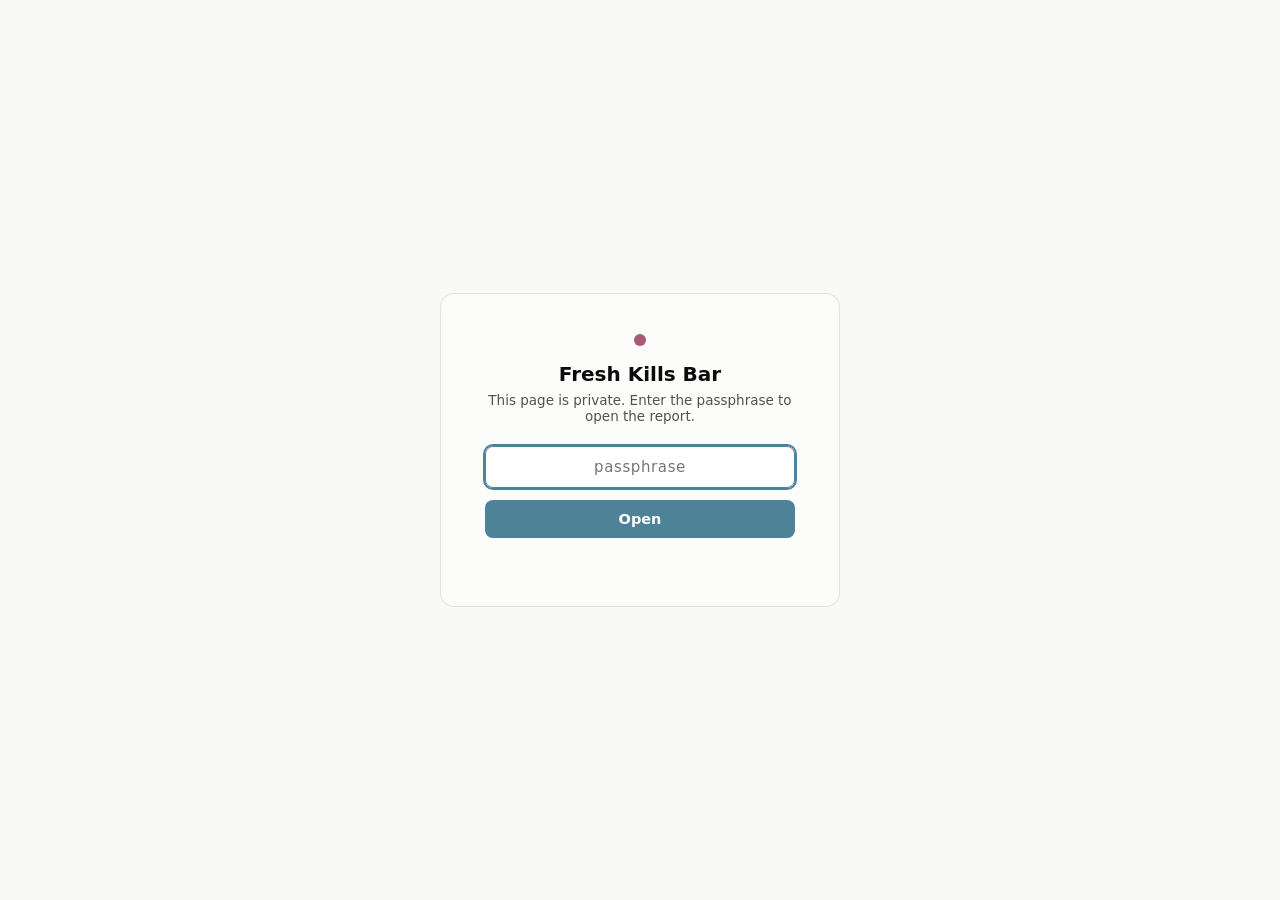
<file: fresh/2026/index.html>
<!DOCTYPE html>
<html lang="en" data-theme="light">
<head>
<meta charset="UTF-8">
<meta name="viewport" content="width=device-width, initial-scale=1.0">
<meta name="robots" content="noindex, nofollow">
<title>Fresh Kills Bar</title>
<style>
  * { box-sizing: border-box; margin: 0; padding: 0; }
  body { background: #f9f9f7; color: #0b0b0b; min-height: 100vh;
         display: flex; align-items: center; justify-content: center;
         font-family: system-ui, -apple-system, "Segoe UI", sans-serif; }
  .lock { background: #fcfcfb; border: 1px solid rgba(11,11,11,0.10); border-radius: 14px;
           padding: 40px 44px; max-width: 400px; width: 92%; text-align: center; }
  .lock h1 { font-size: 20px; font-weight: 650; margin-bottom: 6px; }
  .lock p { color: #52514e; font-size: 13.5px; margin-bottom: 22px; }
  .lock input { width: 100%; font: inherit; font-size: 15px; padding: 11px 14px;
                 border: 1px solid #c3c2b7; border-radius: 8px; margin-bottom: 12px;
                 text-align: center; letter-spacing: 0.04em; }
  .lock input:focus { outline: 2px solid #4e8299; border-color: #4e8299; }
  .lock button { width: 100%; font: inherit; font-size: 14.5px; font-weight: 650;
                  padding: 11px; border: none; border-radius: 8px; cursor: pointer;
                  background: #4e8299; color: #fff; }
  .lock .err { color: #b93028; font-size: 13px; margin-top: 10px; min-height: 18px; }
  .dot { width: 12px; height: 12px; border-radius: 50%; background: #a85a77;
          margin: 0 auto 16px; }
</style>
</head>
<body>
<div class="lock">
  <div class="dot"></div>
  <h1>Fresh Kills Bar</h1>
  <p>This page is private. Enter the passphrase to open the report.</p>
  <input type="password" id="pw" placeholder="passphrase" autocomplete="off" autofocus>
  <button id="go">Open</button>
  <div class="err" id="err"></div>
</div>
<script>
const SALT = "aMZKot+NiAMB6T4AzdFUZA==", IV = "y67ea1hVDh0q4Q4H", CT = "EQG4luWgck914RdDqY1QUhIWYvtF0db6dY+4t4KHPQhRP5Zx6zJkfy0x0fiYZDPhX2KfmyD2t6zwt64LfhJkfsUKnLvHRmuUwT/y2lH/xpO2vH5xtjAZXl/cD6qLB4E6i7b/AJz0gtXis7W4Nx4iurJyseMKZh5byj3U33MmYaZ6NcYmZcuw+DfQ+CsMNykzV86Q3HfiGDNMrUkb6wsY2kpxKLzNUrU1YlE8msm4Crsz0Yu13KEX5UzCkL+j3bjJSbGBFEq6Y+5Z1Ja4r/Utzly2JVljQhbySeNA7oRAGiVAXdFymsJ2mV3y4aSn8belKGKLFcz0XG/Rkd0/8ZYm2fnF+g4/wSjP01598X+IldFFigHs1N7Gn92CpnShHvQqrzpxv2GlkhTmJMFjSCLggP2SmmchoV02C+6z3zoP/bqq7/8Fi2RMJD6Wz6HYVrVrDDE2T7URVPtv+jTLI3VLXe4pc81vV0E6nLlSOxQ3vWwieqjgr4mAFp7Zffs4GY5GywmujhxddPq/AeHPS4VZwOvMJ2kj3mRzSw87QOhkmSgv+K2yn1NiCrl05jDEnHm/aeUNsa1kc5vyDUIsn00JIyZXAUnc2Kj1qamPujqE+wsBKEo1Oz+XXhr4M/ho/CkGzvGR7TGtqfiyOujH7Rgd2POMWlcWwFWOW1COCg814xGhuWOphrGdua0Vz+TE8LSI4020vXnL2MpEjdcV6K5X39D/cqBoVjvwYiy7KQQYLLjZ+ZnI5V7lBu4tO2Er0LqyeYnbGKP5l+dT24924NtNZs3YnscAFmemvcfsnjvzNa5uBgc5PUeinkL+YnucSJS1IiFJBCHCb9F8jHCWGWI4lUdxnk9NOXM/F9+omRPMkTybeEMhDfb1oNkqQG4tmQtmyj5QYdR5EKbWdGfmmDhGkL1CR7AVOjMOaLjngwNdOu4QgNECkyYEloAPnvwv/[base64]/QM+cQGysoBKHo0Wze42miRO2Ep0jgf9qh/2GetnA7OIZ3AKop8aGUEWGv7u1IGgM6TNmqPRpM81M6YmoumT6fu3+qLT34NG56G/E3fUwyUCr18rHsfAuQhexCuzea4ebynVXL9E+2hH4u+EgEQGl0HnmMNq2NREoDb5OpE8haIK5ipvBF78zb7OU+2bUwvewCc8STYtjiSpXFyoXV8OWrhvK2zeNMXTSOc4nEM5Li2Tyb537ZwVnaa4bjfK99aINABd7+XvDH7/75oOtewKKvHwFUoP1LGyZQgRuE1z6TeKgDqIDp6NzOSWvn12yyF1l455LPGAPrZQuAHioD8a6L0j7q+LRnf59/tAVpUmNqtijsx4MsPfrU1Eaijwgkpgarh+LTyZLp9tmk9/mYqU/xqtmrn5SqJPxAOGlviYV3VTrHeeE7Q9b5Eu+VKMgJK2FO04TFtHw5E0XSZUZ3byAmNVtCj57J51llb6Q/PGoEOV0tBNTwftW9n3bEa/cLzT14sQZ6/Tz94f5CIhVf36Zf4YYO4IINBnQjQzHqKRGO3sDbC0Uu4+puY8umc9l+cnEk3eUHn2gH9Bbg53DjdL7QSVJn+65XazR6/JadttMYvpt1lbrQiOlN75XRXFYs7cUqeDSHF5J0kUiOmbk99LEt8oRHbzVXyTB/rb5C0NXJgOvHLaY55LoulQR+oPlTDoyyzF+2aB32LWfknHAYHXX+meV05aieBqkhHIt2DOTPN2ISNkCz82vUicxrjDnJzW/mXS409n1hlpw8APRqnxS0ave9sV8cp1JUg0YJTDr2eblgoU+tEfoIcp3xLfssygag2f2Wt8HB2ZHjDITIQcTOXIeqMVkpVMTpVDQlw/6KTNrMXetBTeT2Ma7IlZKLEk8Kn7F317DWttmuMAe0ZaKoTIbrdEZrNwQK5kOH072HFSGc70jb29tszB/sKpIncwzf/z2mjMDEtd2ktckoBS+RoQMHmnKo5D1oy1fsqYqeoUm38CMhQ76kvZeHgw27yIIje4d4ybmpRNFc2/[base64]/XFA5PJMLQyQWJ2WIFvBB2JIY1BttwH7ycveR1pXT5771C4NW+duAudV5BqWW93/A51eSB189dBf7XQ2VfMEWpy/R295rNeqS4g9lKm0M44i2GgpcYVP8sFcMg3/Xipg4xoWWJ+gqXQGF/fHQSDBC5TMOCy2P42OaWmBxEBk+UCag8xxRTSRQ9frrKlN19Spj+me9Rh0EI5OzOFz1xQ0gK+Ks3SYxfLEDknRA2aaBC81v/ym8zVa3LQAK1cf4XNaVRD3UUhSmp1HstzEKZQEKTN51o2jI33yhWo4rKI6ptrQGV4rauJXs8VVIerBjwJRknAulobPKOL1mCWIKrk39NKlDva+JXlILhaHv1kNIyivvVAILFUfHKD3kuDI6QYdSxbjAOuj/1O6t/0nxxHzhK+hFtHTmKyKzhICMu94K80ddQ0NBOLdkaj8/60P8LyvyQXnnpXy4waQy0MLtCY8LHU2h5Q+k07ujEdiMqy6MYN5w28q/[base64]/SGQtTjQxRstHbdDFVsn9r2CmN+AlDr/8VfaD1KSy+jLGpghXrf07Cg8LrOWIerpNeWaCjuMhlhPSFspWnwaoKbEPbHNTLrco4MemcAD6tyl6UPaZQcdziMFsrAQ0optRtcoAAZxG/yegGuMM2cHsyYtt66DI+Njll2bckz2vuSAr1jas1zFzn6sDYrVwBJjvL/qRv28ID6zjCRl5arhHcXioPTwWgzSHosytVoWyZIAWGhH4Ch2GQsVUGYHg8M8cfX0EKWvu+/nfkEfKhi6rIzn0X48AamS+vlJ4g5VvbOhJxHERrJjDJmnknZgsHCTnfgeCiqTJVixusuqm7+V/rORn3ICSv95z4YGq69rzymEPiznT4QPkqxDM5D872qNiIHpvNPArZX06rON+u7v5fuUKCB3Nz+2YEaMePv+CavR1nY9dnps4JL7sX4Eo5Oq3vs2TYyPkHH5GqKBTPW0Ldo0U0yaeWIEbjbNwxjdqzZS3eQ5wE4bpUCeVRBwq2WQVUzIzKVzKCY5cAi/K3i2tRvATPPhP5GvSYzDwBTsNlxX4QCuVgpwJMtwdoFwclfGVWUY/vFfvPYAqGdZvBQGPKpZ6DIH9Yl2sAQ4vhbKrDLW7Dvux0vtHKccOd98xcRzlpWePehpDH/jOC87HlOwbGr/Ej3Gk8MV7w0L8bJQkzanCYTEqmcBuKpgEgqBJXDO8mD+awJBats01AC5FDge3ahRcafmDx/Mg5XfMabfx4P6Jyueteyw1crl03V+rjePsy3nKxtvxLz7xMqs/3DkIoiATY7haLV9nnqBiFKPXL4SIJOAdVv12pteZDfukJLaOj66/1MEzGOjYVkhOrc4stpiT5wHEhrt9aZuFyy8UsQUSyYDaFu3OBPhtJdgyRAwvKiktrRHiylYNM4Pk/AswEB9Xp1DncSGjae5vwGUJS934Xvg6R90qF15U4j/rXXzY+mmKuJ9NY2tTqcPoHVKTj35dVDEhkwusw8mW+IlTfgSzZFHFuCNJzBNM5KCL/wdw0FGeaqjAbfE0uRsq50e0RSh4cxjripJbD/7WrvOMMhEDKBZkJcIHx7EYMIRdWu7NL/GNtCzk+CU3SZ3n2h1UDK+dHrur0993OBWN0gDNv/5U2Y0dH/sGqJcbyW5FUYR+3AgiwiDYUAcFXFYiCrIcAY0XL3GAVrwtvJvq/fg5YHDVk9szlsOz1ejjsB5//4deGfY/Gj3jJt2+m0SaeD36cx+FuJwFqHpfWcR1/[base64]/vMZTNdFIR0SPfe9t8VeXHoGIcpvqyqYdR2KQ0udYvff4M/u3JaUpqbg8bBuLHzd+Jd0mqIUtvsbSOlUnIj8p3CdOMfd3V3C/Ua6AIfxjchbZJSucjvAjOvL+EkAaS5CoVtT4a3yGmlpexWoz7U1bjeG5BgvoXy9uI5rHbifdX8WhNyMZ0mwLG4+NcK+xaPMSp15A2mR4bQXDKAdyG+GEFcBUpnC0/ZRkMC+bUqufgtvkXQnPYc0TD9a9d/77HMSXN6vP61UvnUaen3+HYw6Og01srKr6xDuhwydB0l0hGcSWdBiOn0fQYvOj75pt02uObPo9/M79Wo9W7dnDp27NCXVlirAMrnxBlLyCE67nUyVgmDruxXnw2jHNI9V1wUw3seh3mcf+kfMP5uOdMSLOAMUZd/egD1THx9dek4s4CpeA5JjQAbRVUahhR7IKr9LAxXpidm0bBHygYI1KtHk4tz0Cin7ujzCh61Ugo5/+ATGQ/rLhWr0nwC5Spg5V5kIur2xByzvQOApEArqCuNw2AogKaxh3FH36SAZ9RUsHjC7GgWDFUOgYNll/[base64]/ArYOGUhw6vaFsBxhcvJlzkDsuMUYk4oHT8+4YZHSuKFCNpP/3JeQ7+f9HaOvmmzTAfEr86Q3fLqTBZUBfLoJv40YH7bhDh0MYaQ0sjE386QclXaD9ED61K9Q0lujYmPpF1O4smfLKEr4bFosD3KyALGLVJ/t6zwYVJW2fQ7R6uyBEWYNC2D/xWmUMnjd4wqbaREHaRL+kxg57EWhswo1a1QzN0y+4yf4UFBM+OeTqgJ9mcSNJH2z84Lh/[base64]/0L7sncbi+3oVg9SOBYMlU1kLYq9SEx3TGwcy3AQIGCY38x1dJR8GEk7xUTHCjHb54kQ6HsXKm8VbMae0X5qKnZejXFOl5UO6hmvVDYijVDs0pSpA4Dxved9HAoR8XzZQmCRWJCccnXuA9gVACv01bwGBWPslsJnFloey2Nb8IkasBy6sZyAKJDaABKGVymsdL/j2p5v6kabRv1Ty1gS1HN8VM2GovtuOhwz+EkCoaWK7nTpH7/CDHWhX1vsQesATyI1s1e9g2uk7sNjd0hP8NQspG1uM5kq/i6HBssQlrJFmJBTvuHyDXlmSsXoh0ds6hgONHLEEF5gd9VQYGMAE5a66Re9J5Rkla4ro+AEcO8If8DsbOomax8IUmz9WHzcwxgojt7YoyA0ZCDv0Ue75gcnfpSTfRpHGPy8xKOVkf+/MgnNHo47Z6Iw7vMu4HZdgIrpNHeQL7xfnkoCKwt/SUwhWecA7vZLPze3kVx9DWwLO/T9M7/LOjfLw655nHOimalLuHWBGMn7ZNHV79j7TnDOlv6LDWi8Mlsipl0OmiXiEKgrttHpAvGGHIHqHhc7P11aiTfCNn/4NWnnV99BDcmsO9RCSKVh+p7/qtz+7Y1nRjUJyg7uuSqXxZ6i1S3g7xoOuH170b9WscOMHQgJOxAefanx5rtaLYcXgZ2Yqd5Eood1LF8ePJ3uexOVe407q3cLooIwQIgxTzgx2qdawNQ8WS1gOOFB8Q2oa7rY/86xAh0fs/He4aFNLZZJ409zZS1XfecJHv5ppmh+Tqrc1h0uDNNHw76nlBhNFdwoyzkO0NblTJxDnj4jKRSfBf0c56nBPadVtvfunN6zlieftE13/78Gw5oegefdsTmX7c7biC/UUj03VcWAcZG1ELAkfg4NRd+X/p8i+d4ZdaaVFEf7Hvkz9buFAeL/fe9vVwm2+d6qfEMA1HGnGeZ4l4DY3HBBRiHxP8GyMVfbtscjGF6PHsWMzia1KW3ZoMgw90WatQqF5kwqpwbelFAIfky+NBv5d2XwL89gMvK7svmSZ9e2kDi8vtyUYgEHVLC0wLtQA6Kdfb/[base64]/8ABEflr+KFaZaKfjYFMrKku6wxagGzr7kHZw7PB6SYasqSJLoxmFaBd9Zh87VegUhUzDRjuNpizE4fY9/Vv2Fql0urUutWz2FOJPzSdngeyLnFdiccZvRBdv80ot7fDyC6Q+y1eLp555DHb0cinz2sfNHzHLmcs9O4qWEIkY8CQyQvvKj6hv1i++TCM027/RSNFY6/szG/NU1LvePOVbhmN8bWUt3mtfvChTcFCKCPehtJfLmBdWSo6I+B6jHXALsRs17lkj7ESAWFINmxsSSRNVDW25b1SfYVCvvGmRCgdhe+Z/HPi/NYlbfOd4Kwj5c+siuKaDPBjPuF3Pr2KBdXk7UrGr3BIsLxujRsA73l6/XbCpp2wy/i1C+4R85kGtfENgyVJmxjI6kZi6bmuHPyUPdANmDIR2r9OZGfhf1GqUrMhEi2qFqZfCiMAHw47MG0i5SkLnFqAXzcTnhseINl6bK7SQnf/rw8zRH0AwIYo860MyDOIK5MZPDKZpgQPYplvIGX1pbLA0OXvArHCKGvlhSgu81G8f89m5CfBOjBB715cjm9flbM77N8z0Yz1rxzXOaoZsUP54HAnXdyB9SNpN3BV6MdS9fdyPMgqkXg6aAQlbYQP6lmeRW4DHF3E0+RMyyMOKSZ+tyVYJRFLpNPru+EA/96UxGskvOpDJRB9jMAr32ZavFe0z6CI9w3nLefbyy0dyle330Fc6NAln04fIJbjdBo6umenjqiEGE1EKFRU5SQClJebemZlrnahrMFistdSo+y5dbT/V63nsU+9U3cieCE/w90igAjxyNaWxL/5O1XMRm6fOcOQL34Jd8BS2E0ceeSA+dc965gl/U+d4LGQmu1/Tc+Q7B+R0D+KaV0vakIWRFIkL957UH6YqC6QBC/LKHtr2HEtxuTJB2zVZ99pCufZOl4LyJhW0fZTyzOdrTjYpHqqJvscCdNUQ/ZZLPcg/dV+JVfmTUUSRFwl1XqSBGMHJRzLalTzvaKYzNPN5/HuY9HpqG9E/[base64]/3odbjJQCCTiuw0g6BSH2GW5k00ILUPMtrE4r6BW0iJ/ovNlbfKnX4e/vNRShP26xPZffM4R+Oz6X8C1TfqT47DjCbK0HH17IXIiAF1eV/x4/HBKQuo3yoDyaoYX549KTCnYhWER0pT7wbt0AddZcOWYgwDElmU4XN+kl4kJxFZNYs8kltfWfB6YnKXPd7iTetESa/uG1hEPz9Bo1Oumz8E9TylIqBlAN75gmmKDOrwb3XO4GwkYBdovCGcWF1sPsK5FnZAU/FIi3xmxSENIgOzli5jWUPmSR+1aUPa4jm/gspd57p/R285/mgFHGNv87jLh6O6ZWZJKm7f8tzL9luSwZGbEwty2r6LHwiuCdtB2VDhPTfKZv7bKrKDAvvc8ptMY8d8fo5B7VN8B1vH+8AZAGIHq07wYWsYiY5abiY0OvbMH6Ekc8sRpzWH7/NNtWQvRojTFnfn6cQc8arubjpILuEWZ0lU5N44M9Iwraz8sUJaaDRvPi5CYMAQzhIjz88apts9+8ePRrWLR2bUxYxm+bnLG8nL3h5pmuBOaw3Wy2wJeECcnoLoGrIcXx87K/F//smsWpXDjzOLOkRsf6QImFVS8zGUDbSCy4ywessT4KfVpO7MG3Lipz4IexMMGl50t/xDjvTEd2EVKeEfTBwefFMUqaOlWInxSvYZvKr+qAAHBPLrKUNjVrpNeSjtrgiBlMOqJGOjnH8fiMsOnCfQTGE8fT5rkhO4jy8BMFEn0L9ffrOjkyGPwFHzUceH5Ee+oXg+jzvFABsxUPdqdRpsBl6bKpOo/eTrEGbxYYPjyVxuOqnXU0tNhPAGc9Ro6DDGHvWGZXZ2mOTnfrH8YvwW+WyE5y9OVuQJMMNEQcsF9gVGFHdCk/zYvxOOKdNx2pTZtdcE2tkqP9L65IkzTrVvFrUAAX05hOjroDZc6ADtkbAsa4HN6SLb62qoamTBWRAunzZ2u3s/pVeU/LE8xRtXTcU55fGXmiRX34i0FDKSo6AJI5VPnKmWCYpxFgmALHFlubo13X6XYhT0bYFU1xF7rLN52kxruwUtBWbstblCXvydLTdQgZIynlN+0UEjx6v+3A+y4u1a+Lal2TVyX7R9LkonL4CpGtfYJq/f6HiQxfNQXP4SYTbsAr6rkdcky6ImLz39PjMIJD3ofzHf3/JoMcYyVgGaiLzT7S4UlRh6Wcbg5R2lpJA6nLClJgn4TTbYqv/2Idobkv/35bHZRdUweox5TMxa/a6lUyU+wWpO398cueOJ7nc58/D/[base64]/qYOdDjmGdYjoFFh7Ep31k4xAOpsjolHdExrd7wQD+z48FMrlmbmqJxHIzJPbdIHYQqRazys+CW92GcvhgAaAVaEZDS7ir+ogeQMtel2Qf/olNqdXGidkqSSTVqvWUgwkkJbe594NsQggygNVO0/h6NIsPeAxNeS9bqjqrcaBeugVNjScwSGOUgLQsF2cUcIZUSW6XDXy0bvJkJWWpR/OPOdWOIXkocYA9eXqUX+fK9iGSWIjt9rnyOY6gJp5P7D0XNYrFeIKOz76E/4ViOsnkMaZB/+MdvhtHTrczbXlCjY3Ukc4BgwbdNmt6sN95dRp4pKa2A5twh6Gt5+yw9mv4okHCvwIDLihqXhdSGgfzrDXtpjcvmw3SKN8m2Bpkc31MzwMeStENCae73VuwmJoBKxmfR8077tJkJxgemGqNpuVvfPCp9gNaavgL+ZUfnxG2f250xCMLdKzEDvA0LpTFlc/N/L7SWdYmXZNdXxGN5kJ43JzIyx5+GcDQCdKYwR0tiJW8G0cZENqtDRjnvGvBB/UAaQN++E13PAqcjkpKfuoFgh7NZBkNZnuq9Lbe3TnX+0JLKqeP8Vpd+fnsn/8MajFF7nFKI2t3v3L4MjL0mZxoe47iDw+ZyTlWNrY5kYMW8btq0J6jKDaPxoseCxG05oGMpK+uXjkwYxDwAOSCXN+8owQO6UKLRtmFBnHh+cGpnWYyHGzqpXbnQgql/8a84igRn0z6a1qEumnXGrnVeskKP6lwUnRoqwF9Ux02fs3Oye/5RPE3dKfULIu0dhJ1ix/8py3Vb82ri51HLy+dMMs7dnm8X48fy2COmLS3Yn5Ahb6inB9IRWq3/7yOqXcs8/m1qZJ3Ys75JR5h2SlSDjh4TmT4iIFOGiB7mbFdHepSVtiN2oHcnnsFy9dgzdtyT1UmNRfqWnJnVGbmI8ypOGX3VmOfgk0CfhK899VQgpxBbw8ZCzrRnPlEaIg63h4QLHM3HSJp91qQV/UOgLbNxqtmQ4DzF0P8UD65HKyKADKXCv/m+pfyKvPv3DWa9qCyPPEOIS4HLNg7i/PhnKgXYjIAMNkj4YsfFcdbPVGSBacLiYeNQ/5Nq2LIzkqEfccQIMVI9RndayYFuDpLchAyz1XL0f2rfS0ocJPJXY52IM1g5vq4BSf37YlKqIjVDt0R3wsIcLf9ULbnzgUfeapt5aqQ6ruhG56M3PPJmHoK0PlTvZ+tWyWAMldRizctpbg8mzpwld8gehQCOg37bnedLETtV/ClG0WxQDzeFkpj6MvtL1BR39o4OYZf4DGiAGwKtN9I8tO4SQGK1A/g48FBi+A+MytWxG67dV8OYCnp/M1JPcWocJo5fW1b2kRIoDC6nycvalhwNZfv42k4vzqDComlDUzqBeZ9d1mIT12rcd1lCR5dmGe1t/YdBGM3eR12Q3jU9u/940BUeRnnTxLFCH6a9YIrbHx7yxcLRJeScjyBEkhZ96fdbyCP7ZKYvUiQO+CDX6AQwCxhUK6EFFWe7K80IvE9N46B+9upaWaQFgyRcEUoZqZS6MTtGsNUlQgIzyRrR1+AbktfHDEr4tK8LO6gY5iu1PtIJswC3n8fzXHsk/SRRVH9qdo3uoak0ev4kQEdjTt13v7QfpF2fnZOmi4fDQ/ABqlB0fJ2ydZDVnYip9zJi0dcqsO52sxPWN2ZoX5CJcPvJyCi0yiBlfYM1mXrYBoCRQm2+QaPd4IVgr8yk16Lpbp/ICfLc0rehGl9cXFFQzTNqxKJ6t9FOgeVg38QH+sPRedVAxS9nF4ymBA6awXy9tG+y2uWDxet6y4NtkUhthj0555JNrxgsnpP6VXXr1zH6zHzt8Xy0vqcLojZoyT4TrTk+Jt6hzWPMOQiWA6ZEhrFSFFGp5eeahDL/gNV+7qZA6am3hhVYSdqxWkpxOjLSeg41ZxZJOxIpUlysMgPr8jQ2uJKXZbHRphqf/vT6KnCpud3aoOB4bfRXR6woTPvsYDHYP1VCxSl2gFLh+5yMsPHC2GK4yvWQdynn6dSH/iDpS081z2vf0JQq5JzDgh191OqLZIalnTzIdxUgwqwL3F39Vhp2BLMOIhVjVkmFm3rpfWGmJ8g2/S+2rTETlG3sQ4RndoseXueqcYbTR2SXFZngajSgt1ZQLyVRjs/ARPfCE5vETGIKIYyRG0XpQ3VJxJq0x5W5aOnvS6DbbNcUtd34FapFAwfpiZNGWBZBQVNuRtogy/aBJgqK9eaDXnoMKI0jadVe+YaRR7a48Ou7bJr+6Z54R+YP44IX10OmDI2Z5bhLnqGcmjlVOg3H0npgbuuzVOErP/gItwNpoFPDp0wgcc6ClyzrnhLgasdytIo3XfOq6/m2EZTNaAi4c8arBHb7DEGeTbubW5Kw3nvEvLw4T4U2DnXabXf6PQfExWgNHJamucD5F3iHbetEROLhrbt3k0ouKX/sE0e6Mfkm66SZgzNbJOStqyhU3zvbiTIXuKF9i93T9bhGZ71Emc/MG++c91jTnd44HgJxAhhM+0zShhAwsWcJoQFDL35DWTJrJ/k0p5rTQZkhmy6a3CcB8QMCqPWf3Aw9G9Q18INN8GdC6OiIoDgcXyhxS4zp6v+nBlh/PXas5k9J0HmnrQfyRspKzGjSJxHCNQVRNu9+DCO/8j7DUzWKkhJg4+duH3Hn2VtYC+QatExndHCaETg3y4NxacsqQpfXRIkhGorosnVDFRvJBoOi0k8vLU4/NR1Afe+iwDvw9DvaUbbVVCvtX31znHpx1dlzR1Xpr7UtqCrfgMctM9pDhlJFPsE7/fCghThqSVujp7bCs0xH3Ul9rFDKMDmlcDI/LYDgltqLfeP2iw8E3i16L4DPY3n/oeX/17TUh2LRK2zB3YPHmvYbvQPMB19J7q1m6Rm5/c3AqEC8kD7/0MDQFZbwGI0ytcKXa76LuRWDCONpgM/UdgnKzkZJXAzsLmH82ero1gXujRc41nzhjwA2+qjwOQY34scy9X+ELxsDl12q43/VM7htgLHi+kmuDB9G7xWUGPCz8dPRrrAljXoyiPiOthPCYXKP1RLKedoB+lGUJBnGA2fAnx8W5aawk4O5u2wbfY8WK8LDLZ01Z5IZ0y0dndMCuLelGCO7EoxxsAszo/syPm9TzbD6fLqWYXawJmXr/GIC0jc4Qd74p3qh9prTOtovBCf90uz1y4rf2ODwQy2TAWg1JQJC9wPETxqB86vguvIY0y88fGzRlae32t86g8a1lCEhtajAN6kHMgPwqCGZ3/HRuS3ckcp+oX34HDkd6AJJSqHi2Mmn4QAcRBDwIBIPMnCc5SfvHR/qLQOJfLEdOOZrMbd5rbpCQ/LdKPUQgQHDxG5WG/ST54uyo7jIu00D3qPVjYOQSkbq5+4AIe3q0UvQu5uJiaZC8W9DB+6s4vUTYoB/Oie8ylZU4XRaCofEEg9XX/MPaLkVA4Sz1+inUfiKEj7JQF3tx+zHj16CwzdawPRRl43ynShZvwNMOlul/UHWrCaLfStha5+JCfj0l8X2EH0B/eaSF7T/60F7podTGTg3DVqOuuRQ1H6zxR0hUyc7VkR6HvLw89usNFdWamfudSt1cTojg/mSNWoUaq3OX+3mtewbFMxaCVz/Y9q4ZrJeAJRFiisaXjigmNHY6bxbPatZsokPHOml8znzLq8b48QLrVY23TpdfFK5nTF6+kol9EtInpg01v9JKRQd02NFBF5CeHAzVlwZWBM7TLVObk6heUP4mFw9iJgpLWnA1mcJfkryv6Djm+aZxV/SZzWVnXYzv6BjMo3T3LXlrMTCWWz1flLIbtRFzG8JQ4JWM01mv+1/oP4lXQ2xGQKof6PS++D4pjTe2aaTCiewCvmZoDl2alwjSy3rwwMTQbMESpvPWz+JZ/5NmjJSJbxQkqcwWqic7L9WaB5Ub2XYQcm3xtL4t2tyUta0GNsNMuyX5VJL/zfRVrE+Pve6U+jnFwN8SGkRJnYJOqxm6DkupxmSYojlCvK+G0182nx2VmHrQHXtCYdNEyckGrqqHjZJ7pT9S2ASt2TSkjbAxqI3Gqq8v/HVKko1/twdnPMAdL7n8YRbMRed957gEKqu22z/HUBOzLUSGXVIy+Re6Vrws7dPdU7fpzs5edaLFXI3nrBiQwf5/u2mn6s+dMMnlMQ0p91hV3qMhRaoTOupNUbJr8Ok13rvK4RldKpQ6gt3rdnqScC+LW0ozwRse5end+GVeDTM8ZWUZhkCdPWYuWN6u5PdlBKJMxppbublS875i7Spfx9fvI8nF4Tql6QBUgcXD2GTMTOu5EGQI7Mw2qNm5UqfX/PlqofiYvdiXFJxHTLgLf07VCShjC9THeNbeQyEbUAu04dJDBlppelx/IwJUYFj47TNWFPVKH9/FTmVJVvW2jpXmf6FOuTafrm4qOhq7F/nfBv867Dz2tPzW0BuSZaoAjpSWg1zfP1yPq87+iVhIIaHWziLxrT22SurjsCfiRRppUv9NRBJSr2OhYZFd7UhRTPOw5s3fxgfVOJjc3tP2E8zy7EmH3uYVqWY5PR9b8+n2/d9JhMmgE/Sj2JXuWNxqSAbLbzAk0IZcLg8il9K6t+JVv40/UtrA23DpH7Mh4enKTPof+RY1aUe/InYXTul6jqxA1k3mohqsgwAqqKbGJBzIu0twXPJDHTMWu/tTUtvSxDkH7QXDa6oOzksUdqm1fKWYPsfAxHI2qSQp9IjQ6hrbzvv20Dz5wD+WFAoDvfUDFdKe2iZVueJw0aOLtyCn+2PDAjk5VDqXOmnfoeUFM0i8rRlgcNNwePpWBVbI7vKyC/92oXYRieyPW4dbyj+nRIDzEDy8Ys1+T7tPhPR1MH6yqTANVShR/FDtHKFM4ylgo0GBeqVErzv4tP+OflfIPJnHEiJ7WyLyk2iiCfQlSQsTujm5tKSuv2Fg1H8WBaWuwhG2vcUgSGRKgkHS3M3543xAh9rAzNdpah70Ks2h8kwLO06MlzLuwVy6s0hRJ9Xty2+CRCM7/MLW6l42EaeyaNb35f2o52PnF+A0rqU7rqu2v26CTakyxJ9ocNvx7b8gzMSnA5tKGi1wpvR5O6Nb0G/AQcq3dJA1svw8R6G5gIuuS99x6SEAKZ2uLkdU2yEbSHcskXsKuHh2q3HWwHpyySr1TOgTVdxDFxXxGcKgJS/t/ddwShMgWwKNjhNAS//DoF+UpkEnuKh41qDsAutLL+HnczISv9V8aUP0BgMcNEHfKBiNbf2TLb57dwGS9juAAeX53DGz5FWwgLh/qWgAJ+duAgLa2T1FSaNfDkCWiBuyIBpfzDJ1INQiA71SLgXHM1j3u7VW161rdQ9pYaoOuznXklGDadNMdtMC5k+xxAsKGuUY/gtvfs311LE5PQtCWwxGoxh+ItWAvyruFr08bPfp7h1KnF0iP8KbCaFh/[base64]/ndjDc1OF/kWhdNM3KU9x4NGNiYv68yIAZWy+esPyMQFIs1zn91JrpkFKyDs5ltLZbzmaifoOy7d9VzQMWAEkPHncfbjsxDcAlLkwiASg1IS93vPgpLJqPqQzXrRtixvbSMe2/qmAeXSmk0RTDyS9H6dWESwHnf5OTuuO9CZ/fMh9EgfiOoF7HqLCVWS8kzkkS6IHPKkLkKwlFMOQR5X31//I29xLbKi0LwidCs2FsS6PSsq5A2IdW/z75qfAdRPClmdxr6a7W+e5Vy04zXTYmIPrWQXWbvbGxfVGikyeNgdV/[base64]/lDWTqA1As4I9yGv3lq0QBGqVZUSZI4Ca9iHn7NpY5AebfGOzVJLdZE3ccr4HSWgJ3L4u9EU/CGXlGXCGlkvnoB18IPj/N8HbVWsmunmY0oNJtvMX0xEUXuae1VVT/VR5YSeFDNN0UWIOMz/8MXMYX0a+zQh1uNqFxDwj3lsqPiO02LkzcKjf7lvG0U5LR6pLGuOw9l13oXkt5ufAynk88bL9d+Cq7rkgIqAKvtF+bojaFIPAuafeZGrJ+4vfaaP07Momp41KpyRPQ7ctSUErKfUb/ITs1HuJXIV4Ua9MPAJ91bOUdKUDA2ZzO0nHCfOL+m2tar8FwqxnJndCLk7jRBW4uxUYhqeEVvzf/DQhqpXQyKZjm77gUSnwTaGTh9YQQhW7fnfLiBzyvgG1ox1Ig7F1vYlpkkyG7svmz3UrhPX69Sr5Eh8PH6AYMK1GzVqkOmb0S616dsDTx9Um0SyB4Q8JW3XlXO+FBkclLLxTz/PMtnhxX6rI4yT7sTpiMuEgKjp4zq1i82PB67e/kR49uCZ3lwhW93cwhvUHChXhClro2M7lD7klkEH9Qk6+lj8wddOXVrqDDJmO3/7kRfazbDF+vH4VoWMnDoENKktXntaEnsj03kHJHWUFiTlNwI8IWkJgGW+jkEeXMc0hrtXFdc20ig0qgIUNzxooPhlfjU9cayBGSydwZ7J6FTgexYuipH6b4JQVxf7L1fnfEnpO8jSTNczEVTu/WHbad1qo6whnO02Qw5r/m7JYk5IEPdwRn4xvgRy6ewHaHEH5IHzAj881UF/HMQHPMebGmiicp9C0vUjruTSJvMWERUfagsJg4acxcZ8JaoDXxzIMn4DuOaWfu0WmVWY1xV7aN/3mrLSLGBSxRi3HlvPlh6zhHRXzJerFPY1s94oS3adASnqHrwrZ0BSksMP4Vi65gxy85ZvK/W2tNL2QaiQnfUevKBcnw2LXDsegGt32MIOB3Yz2mX66OLoPQ9WdGVMtpVnSA35e9MnBem3Qg74xBX8yzcXHMxsjR9JIM8rRMVqrUKuF6ZDGmfMx4W3deyMtRp6cZMCijKH8q/ff+7+8+nPHV0B8Gt5zTKMAJ4pb1PLmtySsfcCm55AaiJ2LLlD3wxKQ8F4JtPlgkJb4oMlQdJt25ojGA3NBCZAYhJ5mW1zCfVQ+C7TsgvQyMre38wi23TJ4Cn9rKy+J+I4yvUSl3Tp4ZqYdogj7itEwjC9qTiqEBmW8MtAwUW+sxX+fT/Sxtm7N/W+V1Nl4Cm0A+clwKPDlFn4oqkEwAhEsBTkTgUIKu74xVQhVdOFJxzGluN19tN+MbnX8CnFW2cdh9lxthLXSle9n8Irbz/ogarchv8eWIU7wg+3PkOSXH6ccUAMxdXN/[base64]/GKCr/[base64]/UHxIadcuqcExiIKTWLiMEodyiUuBp9pgb6mxqDNck7dwWlU++8joDu1lV3l8mOLHuwWZpUCfG45rU0uGMZDn685nZIvHdXYo/DNZT+K5Exob2oIT95f+qR5Le6v/KNLcaFc9907pBKJYxhXAT5rfgfG8PTS7ygx0zqdjiT8AyB3U9+Gzw9xB1TVfI/ugoDW2hYI7QlG/ymQROpCZO140iafPKJGoFnLwW3CibofUvBG31vKvh1R3JF35KdS77LES6qIb6q/[base64]/pR72sfvvAK2xbfAW7vWQR6ASmrGc2SX+7jJjdS4Ym/cJi9/xsUA1R/CTIrNK7z2ndW0sbTQSiv9P82yKiy23LU3oTEAYNjxW/nDE7nV9kZwdShNtRKpuYmWpmnuCHlmOZ28puU5EJeLjB7NpjnhDBEUrH7dfmpawCZd/fmJsBAzJIaXBQ/Ef3VgvFf5AZprUtBqKf+Kj4CS8VyivYB3c72KGrkX8j9Jvqar3gELXcXLJuMqZS5FnbazCj4YAS0Oj8gwY2vlPSQRdjCWavGCFMGbmTxWETnJiuXSAMi6eQmSZuchYylHJbBrRaBnFBHHL18v9/U2rytqz5eH5jUMb/qQyXX/w6V4neuU/zO9DwTzCjyx9V56opYYvZ3shiXBj/szdIK0lgGaG8WRQ4NOKIB7MVEllSstEEtX+/6zYUYRuRUrgema/s+9ULf2Yky3Kps7atHM2WALa/AYQx+A9Hw3Xlo24GRyE0afPQIZ++BzGbVEgCig17BJ7htJ+DjIBsT/hViYOox+PBJV4Eglng4t5CX7vX49mUWfhGN6LAxkDacgi4Pe0L6NhwaeeemFIhhO12AgAdzcewkaucfZFGfiCvZx8gmZ5ZIuYn90OAKCl8k3PT7iBL8LKnc5RH+opPMfPHJlQMteH4oN/fR94bRJ9d981uohQdg2mM2Zum9M0dzUKQKqJe2CvsOc7Sk4aKyFax9E1cHjZ0XCrIYCn+nafgURLt7pebErmjzY+MROlqRGF3XN6jtWBE7chNVuyV1r+Ucy/+S8u0zv4R0OMSDmhXaypm57miUvYVHhZYrF8CrPF6gkT0cItsC17gQ+gH2VHwmE2Ebqx6tkzwhjC5WczGzsO/Yp4/5+1ksyyle6ps4iTUyiGe9GJaM+KMpga/O20pmfVF4ArFOuEkYDsHVei8s1T5WpZ747qQCw7WAJJDbQMP0S4zkrMwjznDYO8FRzHQTxnGiLI4yXdXYpTGF3rOrf4xhoAow/WnG38K8rmpL9wIKSoH9wc19rFFMTIfoJrBCr0GpzNuFVvlqs17mDTlT4IEEEk9mBwPoVP5n8BbsQV+35lv2QI3U6FYFiGbjNoWA4KzHRjppXkn98FZme+baKwyDsqmktH3kAiSxVvJYPoHrNcDbyglx/hampxWUTUv3oh9hu9fL79rdsdEzSR715o3hGsw2ZmjY8Xkc4zQ1hLyGCtluBSDwULETiPWT0smX4Y6wset9X3F81Kl1h+oRqbkuwKs75bNYfZWRSTiFdA+DI2MHdx+SOUtYqIvtIGrT3y3gY0qhodGZQf+gAXJhU1AbPE/pRTqdkRknV7rU18QEO8YilCWFo+O84IhQ91R5F+onndWgR14PUtO17/BbCvsk8l4KSxaG6V9XJVkLNI2FZAmZ5wZZyFDElVfCx2GebV5VbaIC66zt/C+5ebgs5J7fVR3q53bIacM3xDrQrY/4h0RosPDp4LC72HEvGTWzZZog2SKWSxyu+FWNyp8GQI3K+saq6tWkuLFBAxHwSdbaeJbywgE3D3WzJ9T4aE3b9fjSMcqrrSXR9fF4Y8hVfqcOsyXKAYcT1eBI6LlzIHmNNGbXB85irrUgUBOO3KX8R8zibN13S8B+uRUMfz3lAAcUv4+UvnK7bdPvB2ihED3/JDCmZd9vGUPEWGeNv930yCYh10mugd7HW8RL5EWijuze7EC0m3E8KkICd0d5atR1TKxrHagtXQzAS1jKIHawcD2AqN2+AthUs06+neEKLbydj3wa3U4mxt9vBbT/bmauwtplP5HgmWKqeLezNN9/aMOzU2o66nRdvXmSFMwGZuNaCrBvJAgtKpFIBSQB5jYmSJeimhPOgL9Ky6y+JGWAB+geAI/TJjoII70gY0mQ0O2iTeDOaXkcu4H+GtvN63AE97rxCQe/0tKKjiPUtBPWSygO51wlfnsg/fQEFCTRoR96JpvD+YaLTj03zMY9yh0qF7Qr9VvTjfbDT1XElVC5q4snxFqyUSPsDtQmwHXfJIklLei58rD/wyi0y4kWjdYh5VHrj7fKQBxjvIh6TA5zg0ad5Toftl1ehNY527UESDTAYfDmclgIEC59n+ubLAm8jM/vgbzaUou8wsxq6xOkDQUv7va3f1px07+nJM5Y345LJYxnxOscgxQ8K3kwccy+ofa3UqU6nNd230iM1U+1AJRiI+JfdqYyt3/[base64]/Lm+oWVKMane5p0NBNc30HoRXgqebCg4TPCsLA0xsBwGs3k1WJUhLqiFapkvb7XpJXoK2NX7ld5/LIbOjJzBjwvMKHhAEk6TEbebDZQd7a/ap+HBXg8SHIneH0DDSlLzwBNFVjxaCysHEire2awn1Kf8eDqH4M9nC647yo59WZR2CK0/KBBeK8cGqheFyYxLYsCvtQ8jE6PV57I2w4xDYG6y4NjmEJD85TkVi4yRNoyA6wlvjAvvfEKLN0qnAgFmme32k5gPKJpc9iF2nVxwCORaWmwlo6H6/WqGVcpZRfBUITjduJaqnq8XW8yCzkMVtxMB25dBMxRFJlr71UChqgumw/wT/uiiGTVWs5OKudzLV8+jhN985snS8dT0l33StNYou2ikM90U0+8yTB+Bf66l7y117U9ewGdt0Kc4EzgHLM5QSAY7gwXDskKXS0FChWXb2V2wnooBVRYi4AZC0U1ZQt0dCN5lGMnxbo95GtM1pdW11eHl+cQAnQgbinM4UpaWXTu2KL6RV6nnmV8tIom1+/DX8PLtPIGWTwybCgsureUt2AXw9/1GYztNqAIP3i3mXvFZ572m0VaBmy6c1Ues8v7pMOQh68R5KroQxp24N04xwoBsOV/wG7D5wCwCpyg/c93SH1QoUsz4AOY27CQncBYAHoeGNV6eer2mQIi1biQWT2QprY0jsSp3BySPux2L+t2wTpjcjWQrAK+Whs0iuw6poRCXGg6jSyAAN3keFtn7LW5LUckdjEQF9nPrGg0CCo1Opj1vXnf20z4Wo6IYdf49StnlO7Lqjjv20Aje+r5k/ybx1LMdlCynLaMht0zz4xX4ecCAJzWe0WIqjf523ivjfQZaLD5nMZ5idHCb6bEW0XXUkCOOWhYtxEKPZOfbYcG0Mndl2BkPFm/iRS9Q39Oq/SAs+zRWMfON7oQFTu0Cq6jNlNl311SfVUFM5UxnZrXdBaBUgtYKM1IP0xaHwJj8kVtSHs5isj9YtfIYxI76c5g5gBkktb18AaFJZDXg9DPtwnJ99+g7+wCFu101Urj1rxQX+/NRiWU7dolHa2vpRLY8XNmQD2u5wys1dCDfCHGyhZ6SlX30b0ft+dg9kBh3HVWmbQECHCzKIjG6daik/oiAIWWRlYb63BrR939tRcAznAFmB1c/s0KUcfQgabo2FLNHbqAHhLDtGueySbbF+XRjScIh8LvqQmQdI2fs9u8U6TDxa5vVBrnNy5udal81q5vz/US+67NGM0JcU36nbTluah0kuh5Iq5OoCceRcaKjK1u+k703PJDAtcpwpzorUVsO8y3vGvxl8+lYjI4vlB8Vr9d14/TjMK3uKhw/QVqhOhHYutrmhq0IBbCBgYXO9uriJddoPcfDecrWdeaWORDBNjcAlwUkVP+Lc52d/IESMsedHvpEvwxgECwLLuGNfJxUyGe2CO7fABPnkXFL6ecY7TqovzumKNOoRGlIvUM8cI4jomcGfWxdgd3Mme3OxI6LtEZtAYs45RZyNFWzToVCIUxTLYPFh36PwM9npIIQ/xjR7OWYBidLi3ZhbRZi+V/DSOUdWFE7PqxWw/[base64]/gtkSzm/iIHpgHfjAXLHfWkbjyrlhnaxEe1/Ws1sjGoCN4Cumvf/JpFlJiieBJ6L3YhE/cCRt0FVtVWEt7EQVoVR2uc+/A3/VnrrplU+xnnzqC49F9oiyuYgvyPCeYeYU3HXZ09XCHqe8Qp03g7mFbqL6/SL6hOZP95GCpDQUKEntbVM6xj7f7HcgcEnL9QRk8gC5wojrSq5w+inottKsFDDzV0g6+KzaMvLR9SiKnlHWOmbSrhji8SXGwxmsTmJViaQwzhrTLJlllN6LorpEaahoQ1IMtXBuPbRDMP5NU4Qvk5IRutn53Ux6jaT3kAVXuDagNKEj+VVt0WPuWt7ncY64uv+ld/Z5VEiGMF7NrySdTicZURUegKnCKi3p4JWjAnfipRqqU1IKcUpGgWRHGaHoIaizVORSFoRbaTf2ENE+LzIRGuWhbedBXiANbCpp9fDGExS82WpyJwoRs9Kd3yt03MBC8E1wDe7MOSixhMYlTWBcpqUxVSvMnva1/tYvV8XrL4KnvS9Gd24V0Tz4+K1dp52DHgP7dpYSU+tGwh40+p7PKLeUN76FhTdJPpeY+1k/f/ZtLE8MzTTMA66w6Q4/f3oo7bDRLWOGhzXkkhTk8ApS3xy1qkoC8DmxK82UuyK8DveFY/No/C1j1zMmG/SFkJ1pjWZDLPQ6WD+u58sG5AwJPXjP5SHO2Ll8WhVGQb3S6q81gyURQlU4dtS8zUiGZyQLiKhll4e14yFk18buA//HOMZpajwpPxWOfNpogarN4ebV8KSADa/1Wr1KuCSZZUUv8uCPkG/C0Fyb4MQ2qulK7nydFUYTgYX5W+rcuzsNpqiWOOhT46ScinXYE5kDUGbst6Un61nkOBX6VIM6H6fL9eMgW2h33K3X5PpoYolCK0KRyDahSD+FQLsPWZQSZA2GjVurwRFkYF6H94ITST0q8xgVk5kMW+N7voxCa3M+l06htu0LDz36wmQC4UA/SMBXD0G0qGqLaR9I5qKQXBZlmjxhl+MRKSjwefwaRZBwgCltM2D8CBqZ99ZYs0Rz9CYXiOcQ6rUyygh6Fy4JczgJ+0d/mDmHQJiRLOaRaIF1d0A/66ny0eZq8Az2eti+Nq8DPG9hlcX8ytMn9sZgBMAVNzxsIFBcxoeyIVq5eQXgVtrJX/HQcQ5rE3/jvfJl94ADab0+SiE2IuQgRgjLsr/rRAATdsOCI2Jlbb5yTkw4t34drV+36Wdr7VjqmHeztds/kdUuwAmPqFKkK6ONYHWAWDOCKVnmxCKPr4NRRwXRhBg8a7w5ANi5JDmIs9HiyLxG1rkA1AH+NQAdpMasxPutRuIY6aBCT2i7omGSVDu6n04lq+aMBIj/fE7IdCNQIyEpTRjMlhtrOpvQoeu5KnISzN6EqTeORN9WwB94v/hrmxy43ah28wPiOVXtO5zq34rSzDALsgCXap2oGLj5Lfmq2PbQPCS+/m+uBLFFfV4nDQZcoO7lWK7XOAiXV1ew6lM+5bthVavSTvTTTHjgyB0/zjS2EKczLYkZcmFG4Q0d2b6+lIILzeHtc4N+FihckAP/2USiQsWf8LEcQZLFxg4xLTX2ndwzPJbx28XkLzsiH2S747wcuNLS+9KQYrTeuz+hV9hoIfjcJzf0v83OaAk7IzNmUd1QnZCFmNdK8EXKk2UM7JgV+2ilaj6ryMOoii59LKLTmIsXBSMMU2FctFJ0CIAEQdn37ubC6bKT1rdEl/kHY+CZ4aHMIAEYrCtSDvly5d+YBVKbpKMboBoCU6eLhKI/rqip1hw5A24+9TI/6sv2DaL5HOzZkBohKlUQtCbKpfojpeis2QWa2XeQa5hlJwz7vmyyN7vhR/DW69WhIOmnHRR3yjp6AEhC5jfM6+XKPmXA7Y/[base64]/sekFm0FzoW7vIn0zhy3xsjTC+Rq9F8O3FZeZDf6kT6VvBSxcTJ+4zkqT0GaJXcVphNJ+ZgPjtGdprcu8LQiWQ25IvLhkPplJ7+FJuDJEfR5lOqz6gsrdN/Ynvuvqk3AT7nUJhN154GN2goTSFJUZVAb1KNFpJx5lHQAaZkhu4j96j1LGWbsW9hBC5pv7SOIeKrHXcmZsAr6KNEp2U58jf2noqn+wnxWwTUjuy6mKdAuAn8CIw8SegWM5oN5bfBSKwEYpQOKayuVGc1dwtblD0UZ6K2iJNOt/Xna2seWMgMZhKXhslgQ/slUUhFc9vuHWcSsZpdo43FGrAUxXSvkeTshR7h+ZlNTOe5cVUNPq3oLVslPwzeKRNYM1M4RgR9+HYQ5GJmtXTPzwQijz7nnbCT+nwDObRv4uv2hlDS+LdRIBUlCQ5v/GYyALzJJzE5OrJ9yc3eYZWXgeefXNIaq4t6SzV5Q9hJm4f9sTfMvqd67cYFRUpLkP0SdOaKk+QzvNXydUVWuh2xS1ZNQBCUgIOKJRFq04XZZs/XwX0xGaOAyllqSY3KhE+4zUgsVhYDRtX/3X7rKPszYXSjxSCHY1u/s9VMTU9UMuyOQDPbsPJGY5fR2Mzvg214X2ICBULHAQ/yNgHFQnNwc7h+7zyX6VsVS+A3sl6pjpKsnBd5yNRlnKhddJBf0OsZSCXklshekF+tOP+t7ov3DqW2F4m2DbhTvjc7kjUefYFvMW4P8hiufhBF+hD/1hlxSsGRa8hqw3aNRntnRsfpnP7FBU7+MHwDhOeKf8WhXfeobvk6WVI7GPVhkWVCwsY8qUwxi91KCMaXec9EQ/0EBFnBko7g0djHqy9Y56pwUQtr5d752eEW8cIrl+JIdPorkLZHvUienPBpv60k2k/j4MTpbmH16KGUoieZB69zeX+IlWyDm/CF56R0x2M3n0fZrH8HjWQcMHpyDj5kHYUra53CGojAEp1UdsOdN1SBVAcxiq2DRz7WztEd+5H5aY4xCpzTGqAfuoCs9P1pP/Q7uoZo7PYxx439pLDBVAdTvSZpLuxFxP935eiYn/TdLCJ79ZIcaELZaLA8aCN+HHFboQ2Zl0MVZq6DpKjUBk3Isuuss5fW8XkhH/e9sLqxIk2uugpuyIvV/8A8CtlzHnEJsQUdJnbDWcvhPZQCFFyhElchouDPx/hQQp3swscHMAd/vNLRUVOYmuN+b0MKZ7e+CcX1C4X1IAUsHJ8q/Oa06x9WMk3yZE/NZRJUArFDVT/uOJ/[base64]/kP2+PnFZrFRi2LtoMji85VmmTJgGUWpaFF5j3OyKQJXyvkhDX3C2DkjaOpPcrxA8L65FIPpwiDiTUhmElsbSj7+LLXeSAZJYWwfSRgb5ri6faHhvdGC+Dao+JnduM86OUGO3h3aE3k75+7NOcSAtwE5QIzMLJraxToPdMJTIe6cKx/Brv7Sh8m+hf45k6qdRClMFS8zN5d4FHiK/Y/yrFFMqvK/1czAl5gjrMFQuJxl/4ZZYHjwPC/jXHdfA+SDlgI1M/PAWdqDAK0bs1s1lZlWathBuau8Zy7OMS7vJev+1IcUioTZ0lsTJn11eUgu5VyABMoT88m3nmq+OmcRMDihkW/wsyfvrzEcw4Mr6oOcfrq8pzKn6olGpesBQ50WtP5xRIInZwo8IKxc7PsT2gEZHFt2VqANaUYtmgOVebUdVgUXXfDABPX82FLPutVhqFZ/LO3SLVKS5yhYTqbuTtGow+CT6VbxG5Nw9MAUmyCHS3fHPnAoe96oXt/RhY2doHCHGwLv4lTUS2iRbDPjlRAYcMBS0/E5G9FcfQlFqe6RhNmXjxCpFXsXktx7qmKTt3YV3xCl/B/zEWpBey4b9r9bof9gO+cp3r++kR/JIE60PNwBQleibYjnOqwKW8h0wmFSiMHNzFe/aS68gm2sMdQPSm8D4+2LuuOzxporW2M6fSYQlgPFQV140hxjiavRiuSgNTb6Uzb1dT5wkV90ZZol92WIY8yO8t0kGbz4vfL8f+wtsN/IvKka1HYBPvPPHnKon/fEut9fwuMCiuXheb3ZkScVfWDsAEm9bbE8bsty9w3hbBaE/sb+TIQAX4VkTjAV3ZWpCSWr7AmHP1327aJ6nmEhjRSIBZfaLeWDraJgV9OGOaQ68ecfUDbDXkinO0nDpWVCBwaax9md9lGMU2xvHtVMCikYbsWLDOQBRrdVM7fAnxxFEV5k71Hp08lCicsFTYdEp4x4u9ZlsSEqkg9ClvIx/fSOizAmtXwjvD7wawM6vQSBr40ElFrqOfpXCFQ1mxbTGN4VKkSLeA2Hkucnp3ajGQ3XLZzd4IqWUUQUbQRWvDznfEGs//pCNLNNs1u3TYrKdw26GZsnh+agpKMSjVOMeocDqx1EWO144+r9I4zwXM04GKXQZ/xZToPSW7PdTxqrfT/Vkb1gd+OQDEd+gWECPRJGDw7/AAa7d0gq//WyEgOHRiEXLl7uRayGbYRDiO2E23cIuFAMY2pUBRlLGUkYzSlGoBshD34hlW1R0EouzPry7C78PjZ8oNvZYiYdEq/Czc6A58J+OtISxLEYry6A4q8flXviQkyfIH1U9/ZfWD0rM8JJwLdHKo0yGIdizk5IzkJV6L2cvak3bVkrzfU15cDoewLB0yWUHt5cRouCZZDk71909udcQsX/REHCVuuTahVlGvIEdJk76yppI7HHEH3Nm0zYbQpXsZQ+vrNUodt/w2TibJ9ILaxJhyqqPKx8o6PaC7SWbDw+Y8UGVepC2X91nLPj0x958qzV7sHc5IhPcMw6gQe157ChGA6wLCvXY+Bm3zoJzpk4ydQ6f6QhBkaGWj1TcXcglVEROYR2jx4cwKIJGzUdkQoA0/vAMQhAr5efgzpBKHdR/V09CkgGVpNrYzJNGzbPhBi8/aZtwcKO2AoYYez4rq87n3Lyx6hHeUw6DSPaBYmdyE4A+1lu65l61Sp2nUMqvTdN0nECMR+zlYfZoC9Ur3cj7MaE6XjQgSrcnzOR1z40p1RGyJeW1+hSw70aQlmVL7FV3Dyk/[base64]/mry4Kiaj8rCL5gxQA2wJnCR0X2Qr7Ec6OmRVpDuCdBnGektgpV0ix/oyb+O3d6GMx1nYKv1Mq8zaZvi7/hfQ52kXPgk5F8kcfieqRKqNkBtEji+V/M2YltMdw8Z8x+In8rDSjxQVtegEvkouNcVOVH/yX24JaIQvE8IrhgihQiVfNFbd7d1iJo4mfDechmRSV9qxeU47hWvuKvq4GTVmmkrJtmqPUoOvnzclT3jwHNc+DE4pgEj+B2BiiosoZ1faiZeb4l/fJnOV0QSGSbYkpzJdN3I2k7sje8ZitGs02y2XJQyE7gqByB+ES/9smvNx1lpig9DHAUOqZ2vsF1BUi2o8R8eeMQM9GVCD8Cqfq05KAxxpLKGB9uXgHHx+CqnYFhEbTKyunyolfjmu0L7R3WNcrShOwm19UzpLpQn5rGELTNIRtrWdFlxq377BJ4454953IHHYoXvc73Vm7bvMW/Xa0TTrXD6r5ibg7FJbcsD41B4vTHLPpW80oEwdk6YVfNgZ+WoukdCXeVo7IARCva6sOKMWMxSOX/ADAoYrNNjAaLHuKdpnHTriCJfksucHAddVeVHDjrP6OHSLxz4g5Ol7NB44v2JSOdbdRGex6AsIIglXEz3wsBPYSmn5rCMl0zaZJGg0etQfJJKpWR3tDhmUft5mqq/Z8FaAJEMGWj95cTP62Nl+hkv0hp3BHflNBc4W9ualMxaLmXy7Ej8qTKLslw/[base64]/MC0hb86ATX996znLjY0HDwuhVtLSoduE5tgmkhmDXoFjVKyE/dbJA8ZedZqttwPBEntPtnN8soUHXVnNp+4oV9WTcwy/1Ss7Jhjdxl0NbUIHWJ+/QQsLVON9x4Nz7BedElR0VlRnSWSJa7YJ1J4XtdY8l8NwCtcBFzjc/H/[base64]/qrQHCdWAZ1f8is6bdkf6Vo8w6z9EnqlYDEjrL1s16dyeMiNAsuHiDm3oMN7qZhwAMpKZ2BlBifr7dMhUTniXCaPFKwOL0rr1hKfgBaOlqBgAN8zxZYL8TeiZV6/qYvujvY/8ASJVNNTCAiYBnEwFVAxs1Ev8jy40CpvgI03bjO1cie25qXz9YB17GjMjc8BP8cJ4jInUgeITWDljQlEd8LuR66Cc2iYmHtqI//s5e1jUntTJ1qwD8mQBscSjTQA0u3L/f81QDUPzypgOm2jhRkYX6sdAQ+vwNJyQ6y7+gYjtrZUF2Xmmos0F2OzWmPhEZLNxhhsopds/PNO7ljk4IecWhRpoRlUtluw3J85z77Fg7y090GTnKNa30S3MFj8q5LddPdMvkYro1KZJzVpF19APb50fAo0hn9mdyMOJITUBmr6aBSCeKodWThwCIJOFsf+OjQ+5WDhCbKfvGYiNEVGlNSlHOA23eAETrGShwGSyZCbnzDYTaPXLWJHzHhHkO/SR7O+kFZexmc45nWGexgziqeullotvIL7zE2BTcO8grH9CdEgQlj+unlLkRMbAW8TbNexWmMaJIVnnKn1XUygJ/Mqi5MsG7F43Pn9/PQQAawv1QSkOLyju8j0hdmXRkyg18FzcxUZsZ88xsD1hv+nqzcEc65xrEK6lgVHHIqYbnZf4/37KaKtqa06nXUDw9xrbYL8jJ7mPX6I8Z5jnjeuh5DJ+Ls98zmiryg6S3cqpmfsmiqf7QqDf30yh2lH0lkUIzUkMiWYq/RtIGOKZ/7Ae8qVHBO21y4LWCD3hPeVqQZ4AC3p9Fm4fB5OJzYWnU9Dj2hTnZvx2Ue0r8hCviy7BJ48QXnF/AFPC1Lr/WjsZPen4vo3A41cc1T8t3vB3M0eeyfXznPTmtHzeGDWWBYtezW3seNfk/YnSKUIZqUxwa/yT+LFydwh25CbC3E/omYEz6REDVmWp1y8Rjb0Iom+SmEJiNu3tOCg1b4DO/Q/tavlxvsql3vt+CxgT7VGFM0aTPlmOew2+DoNPJ4864GX9ftsXyKwun/VwCtuGibI48CikvQYLwsZfwRtPfDWLC37dEos4twtRiVdbG5//gWRlDfnFQ4deXEcwjOR4qiei1zwJv8x/[base64]/c+IkFjm+m2gWHtMgS/68rMElbG1xTDc74JB/oYY6kZNqFPNM6pw/agO3NBQVilJtSKjjekwQw+VlzcJ16RF6lg/PFXtaKr1bFychVzlDlMWNP5cLP8Ik9Xg8TC1flteTBkZkOBrf2J/pyhNq8ST/DCtIwt+RKrki+L2UWe55xolaomdgs0z0/GLoxE3SKgi2I+xv17qSXxRY/ZxclhszuGNISTlXrbrk5RAxIzbqxgJSiDz+3G3DqHc8sFb8SHg6+2EWxnz80LYI+JnlrtDc7w3w5Kx5UjASYGj1frUgjLJdhvqiT/jV81WjD/hCFd2hFaNnINmlspV9HDvQ93Sj53L5Lfg39tK37gU+Tq/SeRIbs4wcFM+LHd5KLBktUhAiL4W0jx8wz38v58y+/puAuM9cRT7+5qxlGvhBQbfoEnfQjC6RaFq31/akNt3GIaen2iTN7YmdLkLB1ZuQb7Jpy5ZCb+du3dmSDKCdWh5/[base64]/a4PAfrD2KLJrYR49iOUav1YKcgvsCjiPhRmY9jlf+6QMdI7vfzkQJBQT4oYOKfNdwIDpY7NgASChdibzVTu40Ys7QdzkE3HHrsaQ8l5qxOMoU+1AaPt8znC6unItvXM7n+VQoQjC3sTsofl/s9FPpH2JcaLh2lSVJnWzVFCseBlrs+T0orBIoejT9hFj4sPd/1dFGggn0tkiZOqup+i9d/I+DA5r3Ap1UGzwbe/1v/8ZRu5WxVgZ48gEUErEgS3f5ilfVSwxyKHmeabhR2NH2gvX78kqEcFwVgdpGgwCSK0H5rrRg3CUU8Qf+J3V34qX01LOS6rKtos83PVDdbF7RkSsg5CoyddzqSxe5/L6CUMSQLXqeUGxkx5wAC+Ye+UMjtbG/U0u5pb0M75ONy1NAaxL2ys4SXiQcPOPZs6vdLlcmZ+tF3MVAfjDA9OqyJP1xwJUAL7c0wHrB5vkY66BTrZsioxdpZktxwPklNcVeeAvlVJpNQIxH/fDDXOSBsr1UyTwflMoa7CWEswDuN+FPZewhJja+TlMwHsVFIFAXXZYYcwMFnVQ3hvdOvseb1yMzIfZzgUO41hIi1AzdZzGc9NO3KIULYcejFHm4Uj+tlY9L5/Cd78y+ZMLPnC64NYpe7NylLPXSN4WAluxDCyk8hyGYuVwM7dB9ERaf3sk6yVheyFKkCx74t/tKCrc0i6jQJHKQ+XOg/5jLDYdqRgiW46N8SWjrhjNElbcU6RvC7IJs+p4i55FTqlYJv9cyp1dVsIafJbWqi0wuXR6WY7ufsavstSihSbyfgqPkMMKMFhx6o1x6isbS9b/sdulDP//R/bxlSUYxVx3aW4x4W3VFId3mBK89cyByoRNYoNX1HbRcS/fMqDshOJz6fEUmxlz4J/8cS+FKuKe8lAxZ4BpCHB4aZ90o1m0KEX3syt1tcNJAGLjuOOEcp0oV3KkdsztFbIsqNQHpCrd4Pz7++JF2ME9K9HPXZa70E/6OrhH1K05JCdDCLQPkSBD8aQPbZw+/vV2xw5Z6xaNCo/dj4W7NYMspaAFX2fWA/Lfe7X2LksWwRv3znYwxV/8n+A4qtQGaBEwefBEBuPedVlqbdBVYHLJ4LRzWcZaieohBOasoQL5LOsZ04QJZT7Kt5y+kqLQmtWY74ATqOzpWKMwvJlNOWzOrQ2mLQwrQW5y19eGl+16avcqHMmh2rXm8oU2zlUQdliYo1t54fDPGhnnick6+FiS/g0nV6WW5HN0mSVlkhSG/gLn5fetADxYvuSdrekXastuCJC4ZBlZLY7O1mP83RNiJOI9KqUDt2YIC4cFy64cJZOOm7ZNJQBwvZUwVluIDwnBm+1Wk+HTPflKEyXjCpr779L2dIqF+pD3DVnokUaklbgOf+WiC7P6nyqEjLHs6SZcIj3/JXGkf699Ep8HpntEqhE7y07Ys95k3KQP9dTC/2rM7YIUCnwSbtZcVMSppSiMPZIAgAH8XFVmkuMAvzlHy7KATafC+4d52YHsgbHfl4VuAGtiuRlKIxB+BNyfnvEhlxni8B0VZVcmibL9u+bucGUjCg9CRfMn4yU050GpmIBUpRcwzTbC4D8KAnXRO/HS0+rgUsAwpwVbczmH0Ql0kWm+NaY7f/e7jm3QKQ62Ur6S2SsP9wzpbjVF3BlfikorBBsoTDku0Bh/Rjm5Wf4nqvg52QsSNWuSKJq1B7spIWVyIIM/bistQOjSGO1ALk3stieAwoMTUFAhId8OfEHd5/LGykRhpxySSYDKD3z/0VRtwasbvm4UlO/f4l9vhpYCQPnmQI6Ym+Y+Y6zeirluDwEHTBGQtP10loCONbjZSVylr6YVHzoW9t0x27dcRU9jPBab3PcRIXuGoGjuhzUdAkeDNbjXREZ7eQuooe3EtaRL+VWw+Vglv/3JjcAol6bpQr6zDiuR3KLmttQd7YIEZKRT0XA4mx2WtIrCnYnFHpAbDyr+zhTvCK/i+GM+eDjTtfkJx46zGQFgLb1CW7ygfaDuVhSVSPY2hQkeEnJQ1lr1EexW9Ooj2OgAEjut/PWqVrDY5K1oodTlegKIhj5k1V+3tJn42T2RvPaWNuWpt3kB4DTgB6NuT+45WYKQeElm2od5iueqvANpF4kZgrDTdY8rURMtd+7jVUpz88y+vk6H8khblqamXMAUI7GTWmxHvvuIX5CiX6dzuHq/fXvLM3ESqMtVx2V3BXUfYYW1arRgZDnUH/4PWmOBy56BlD8F/hP/rF3zTyW1qSc0UMXIEXG/[base64]/vY37G9J0Z6DuGl0YRpoHyr4FBv6IpWx6XXVuv8eVsGjd/FfBlPtqzx1HQyKT3LGQcRT1gjkx0ui5Untsx5wF1Tdyv28j/+cRk0oeJNpobjJzEKT1/WDDCoke5ftzjKwDWJfpn/ebWzFk5U1vNXbTg29YPm1RHX2dFTZJTYFmbGiiBqIM12qOtWNpzm0NATsGf1Yq7woeJOyx9OoaxkJAeclRrQXyKMnUv3U/A7s5bR3BU79Zoz/MBKCppvhh7VRvg3d6+cWCVoP7duEE2Daz9aAZZHXjE+efgqIpex3J80Co5gGgZcMb67EaZK7IM/qqVQGZSxzfjO8ELGYfgq6s2m1g9Su4xJxQyiLOjbma+a7OGeFGPfrkth2DI/UYBVd0cWibB6/FtTwzX6C+xfRr8NxtRc5wu8OxOlxECaZAXKAA1D8Zfwl6mdRMX2DPpsuS7aXsn1KPoguYWnTx1GJSYuz2lGbXvACcjzxyQ8hlVIQSpxIYqFKQb9HzBB/HduUueUKQojgsg2NFfexXwTyVsMEmF6kG73hJeUTBmSrZB88ec2qf/zIK36TQyQ4ndd58tXnKBvf0c65fKQ+5KXCG3QxS5f5AhbrpEvVIhAJHO5FQDw76f2zTjKPcTHAMU/CwTgk8rDQGrBFdfS11x6PfFgaCOcNEYXGChxxLdb/GwHPFubS4PMEDGQLVWX+HZeRHbGPTeGsEXFaRbFekysBEAKOsanoGW9rtPhhelUOUbqUndvfl2TrfeszEjNMpQm2OBdVcY5/Tr4ujd/diNuWfqdETkfrgjH6Mzbx80lgukmhKDjXOL9eeHCI7MLPYo+UamCKTGOlEO9n8kI+PFr/zu9Xi0OO4l1hriuQ9n8KL1ftzRsKy4beBZaOKuYWAkKHArK6MbGi92kOJw+IjD8Y0zmHL4fkcWtk7s9FFxWdOQ+6KudvymeV5iD19f9ycKn8LsFWNwYmpqzc5Zgy94Dn0g42xTs4s6DELmriMzK/bVYV1/V3jorYn5Lj1D8DUshkqj+dZQ9ODYJ/[base64]/+vUF8aQUZ6gP7fZKvRWH8eUnd0kI9kHPJWBhuX3WPxps7lTX6J2N08I8U+xeTRmg25sZnDnhHpZmoyM77vvJscOwFIHYOa/vCKAmPvp0W1laI4bKPNqgMNj0HSeocPmW1rchJ2uzUrZkho44U54jnNLO7Y7STdmOWBv+L2kAh8qvQYDnMYBXFzv59TLuLUbGiFGpB7eoFI8/XOvUdF4p/iBck4j1NUiizt/+odBgjw21W6+VnATSf/zYytxXyTMJVm1YYNF6mo5UOXLpq9cvBj0b3ePH7o1SSfijRjBtH71nBtHA+bIVIVANdyhyOb5RgAyM36RT2mV3n9/R1zcZlCz81P0tTDcHpthH9d1OtGPHHMDAKS2/[base64]/DXf5GyZQxCatseGTuodblI8zJ0QDqKyJLGUoC6nCkAJfB9dq8OFLpeoJttNAJE9Zf82fGbAFHjAEHrK5Uz1VO4LQDaAxktrpTT/EAYlU5p2GLY1LHngi7vKLNyxOc0wjhAghPfvLVgdul0lYl/sDAp3Vx7moHO9rf4kkggcRdY0UzEvB+rsPyqjdHxzM1xc5R0AJEg7ESKpi3NfTBWPgQbvccHEM8EWR/LZwTpymIe3jbl0FEYPQSir1gLEi08rE3NuTU6Micf+1irNAWKcOdoLFQ1/gcmo+fVV4o/942HdIwB38gavGbMjMBHkuG4AL99eeMcZ8y/2O9a2xdCRUNo+fFgDD5jGUZ3GA8qG0lt6IU1Vxf7tcMG1EyWfTh4vsJRD/pthsd/Qa9khz/cFB2XUeFTaO0xNslrtV/5VUYhfEWDqFHfVqe1UmONG0j6W45sMGHYSqX273zsxDZ/[base64]/TpA0PAaSsstbbycqkd4W+xrAjI6VyDCZGgzX2y/tH/c1V07cMo1Xyo/jzmfpGKGJV4XwAiK9WeKCKQ/1gB78JQ5ijIdTTbkO71HTjbs6KIjPHpWfIzK4f3WNMjQ6sGLJuClUDnOdNUTQUyLbBd64io6eBCo/i+NVfehExOE+vMTQj9CDZTmgmzv+kjLG2g8IUv++E/U7hUfD3EHV/3Pedi3e7q9DGMXlFAzqZ1nI05bqsB/IPaXmdmD0JxSw1nVSq6V6K4x3B6Fopo32djYUxt+1Qh3NXVCOur+Y13iaAytGkjUyrMA3bNyGjQvmPloeYOfHc0ymBqXb02AUuUb3xsjbNOedigpkqh4hIJWKL4tyLKWF3Qlniwfx93scfZ4F6MR5+3g8F/qpNxCgeuDnviiIegQ5nKvDK0lSvuHszmnUKoNd6JmUcufAKpOrYRwPIDKQ7J7q1eYnO9gvGBmtiS21Sr8XcJoMMRMXdTLjqNJ2+lRqxB0+wHDNtMWc/UCeWo3Q7nhN7N53BLuYY0lrQBTqvV8ckicDagysd4hLJ37vlj4H5NHhjCOdUWQkzOzvVBdMVjbGpUWKFaYCbn/W5MXxJ8kq+clF4ypq7nMQZYAzin8pxT3l67BJ0GCHnvxJx0ng9/W/azXVzeS3eQto1bxToXPtVgIK4nDW80w3/xHHJQqqBObwzV4gosCf9DwB0A9RVk0aj3nB5xILHhdymE73vddWcjJ4lzRDceaHDmCzUsGr92E+IdVaEVlOQhofgmM+cY+FcT0zYfVeKhG1NCN+wVQy1Tg6TEivDWwNMa42I6zrO6Sg/[base64]/0YsFvkayj9CL884MwMf9sn+BOFd9v0cKu/01+aCqoEWAy9uh4Fpqaso4lgyJJn9+fBHQsqkp0UYtTBvU5qEG1/FZFLI/AAXTpwWpnAXLgjFJqO1X3jTuRl+cwqiWRzndxv2BHEDLZCZPPmdgM+b+llPNI7hY9autTXGLCPdWUAp1TeEMT/[base64]/RwhTnFOE53M8/HHDIdG7O3s+T0ayOIj7mImqHifK2/eNupAGYEW+Phhn53hdPahY9VIan1t9uxX9W2mVAKatVojnHUXHlwzRuo0NtBTEbAW56ck5f4ZVm8APsscfulnTp14aXTBK/QqZBEsdQHjddNMQj1e7T0E5QShELuGkN/K9uU2esP2U3wZLXWTVWG9M3hLRUjpgJd4m2XoWWGDSBLurpRjIKQ+RFo5Hjb2oGawjckOl3L5sEy/mo/ZEzx01ItMMYWlVFZFNppwAD7SoFfKye15Gzd0JhbPkHcYSmDqOQ4eSD3YrxwemWW8vsuJEU91XgmNN8v2Tl2YDESKxrYm+kPDV8vpbMZHt11qw/4042a4lxQFf59jDBrDMsS4cFMexqmM69ltHqTgTA9wK3wo6ZPEGO8a5Pjb/oEmwgXsoR14IDoNtVSkzRUwaMH9KjPUwbHhnP2fpOZKqVsTX+JlMkfW/z9BR8gYzG5TZT3tmlzvf1/JO/OL3IHu6O+OjDFhH8ICOSKKB43OIVz3ypb4HGXuCyJ1hcIgJVyawVzqrvTougk9BoQfm32K6YZPoQZGMJTU9XNEt6cR6rdK5oBECAEdm4zTEOrIumnixP3851dUy6WRmbOj/40+sYjna3eJvV0S0q8XMaqsXzTyBbvcPRLAb2EK2yKcyMtwiS/Fh+xzjTiZrInLjxM41RfqplfC7GqV3D120dNUFdCewEXSouyPUW/T4X/XyPwVez9l+xlY2KPcrQTJd+pxnQguol9182QGnmdaXyN2gs1E3omoODLfEHG78VKd1txLP/Tmue7545itjTAePhAPcmEfazcdjMZr1x3KHj67CtWoDOeIZYtCylMIWc5T0c/PgKNaoeCODVWyq+ggjAUhXsTJR18eBrP+B42bd3o4y7Iwxc7qjSjOBBspJ1+Q9sHD9d7DOG3ecF0h3W8JK/hcuIXHevWQ08EvRSM6DJAwWjOzIz4OMKZIwxn8n4/P1jfpiCoLdvCMf1gLZrHcRmuAM8MrczKlEO5U2pBUvcxW3nl8dulMtE92qaJI4J/iLCTumck12dAYKZcP9vU4UqDrdJY5L5iGRYd1JKxtbo8T2hq7+9PWjFPSqZC/KHaNyddM+Av3PQgwWNH+6NApT5qP0kXwxhzhL4wgpowQoIQ+GrbJIg0t8tfl0N8fm8h1FTNv+2xulCPVxuLAqRYjXC0h7yphlz6lZmUaCaJrbNW3XbT/DUruwhwy2N+NBaoJIjcd5XmpLZLSJRju2s45lpXJjhHYGQPrw+RVggJo19J2vQwdGvGPp/8Mno9+nCF73pCySJL2/YG8MnHF3UOOK1yPUlCmUCqiAXx6ZnL+90+hZFuDFIiR56ozkP3AJBudNatUIvqDMH8d07At1OTcyo5gSf/Kl0UFVTR8SJvP3ix8Mzd95nUslt7z4bt4NUinQ9U1fTaKXXDsz9bA5rukNlLEH3CFhTzVCtMrkBykzG/66peNBbhP+xnNdkXnlzWbmpbj3wWuEs4ViA8wLfOYgftHl/cnvRuhuUMhZYpU5DrGi2+NemOS5SyIq/+mxBn4kEBw3qNFlB8Uor4jQlkAYTk3K6K0LlACDV6n3/c6iB5zM2eSD7kbpqjEff59ngLE72ujx6Awc59HyzmO85NVqQODGwZh3aHVoVkRxaitf+sY8R7WQP+HkMHis3Y/1xmkor0RPsZr6Jsw/sMswjj2PtUhT4/1xIvjqxBdMJJDV22/GhaDZLAeynDXr8ceyrWJE9Vo77/YniPGtN0NoEeDIbr0ACf3xlSj9yCbjJwcbPCpJf4DdqcNej0qcNLgULp3aFsqUzdqdEl2HrhGBVLX0EIqJj/8Lmu8jur/cMWf9etpL+VnpU5L5exHz6rph+/s1bsaZrw4sgIdYialMdrPiT7hZHh/3MW7L2SzXYgZgC5epQ62d+3+ELJLVS9biMAv+LJXPCpwEJJp6nu6h6ujbyjtvEkH62heTGU/hMcNyYrehhagnVeq7+18JJAeJ7HRMzG7i+ULMXaG0kjDbrT2RmvtCwfsN4sjYnM/BRHo9eI3CTJcdU6HiYY4gt5izezuPOdYM+WOKE1d67rpvC6q1KIZBZMQ09An+sS031JvONQYHEJxOsMlviwriGLSkQpuPF7leH/Y6ZYF67V9QlBtKBZk8sDH7/0JnuL0t3ChdrKWzm/C6eDmw9UnGVNI5uU9N9IxPoyWZ58WiXPFc81BI+6CL+op7NtNvazgvV6cKWkJf3NORiggAGsBnsg+U5mtdJ3H9y2fZPvxcoCFwAXD836QHt9FCQs2MwOcuaPqBx79MwLkZRQ+EvlE9jOD5XZr/D/Dh5+M7zncVCRPbfHICl5uDkhObQ1FYRBvgOrQu4Nut0OZzoBKQlqqMc5OpY1c/Nig+pRxtqz7Y/Fii3WMcTBDMGOm8MT0hDW+IgJ2aLyJyByAIwuNf9dOMkhCgJKIAvVEzljkJuiYkJLzy9GX6RutXl5pesyyFmPABS7s2GlnYReUr4xuylXDi9H6zhKRx8v8AHvqgMGyMYrRSEtk62KoEz+hVFWl3PRJMc/1BcwGZy/VBFmMBDyaVEbXxjTPhXX7rLJhe46rlx8CLYKofqTKfuIRkk678eNdTtPwDzIpZ8VFmGRgssKjVOrFSBkpQCLcF60w9sqPKKsRkbRoTTP7KjJP7Ie/2QR3JbVPkgyFvIp0YERFBfL7IiiINyTrKyfEusgFB8GiixK+W9T2dsnoIo0VQgdyhS1RBR6bzW6k8uUnyX9/uGKkbuAOX8JOJpC6eUdMWTQIcTMEHFktvjQT8bY1ul+ea2dpRcbTxlXiJr47O/ZUorv0LJZAqW/[base64]/8HlwFLx/ZI2gm9x54KPCnyCSlm0xK/hUy4yUa6bdiRTLRztzgbqhkhru2D46Kzxvm2PX1T7qp2S+jeTIRKXmhEq9B0MZGg1ImurbwCgQ7d3JVQVrIH6FZ+mguw7nkj46SUavUahyYc8nBpRIS1wK0ezDnpEDIbsiWv/[base64]/JDMCouCfbbBBh9hAMG7Jln/My8g4Asl5eieRrKX2qmQiTjsG/gPt3GRRyKinlyoBgv+7rdjRlNAcIdb51qaRUwE8CfN41LdjnEG6O/GAkoE1QzhKdrW0+pcBz8Bh3aJ6Qn/3VFvIOgKxNqfp4+dnjolqETa5zn5p1IaEoWtEcSHzwLcdwqJCzre9jkHn/LMyfcvTxH41aa9WFXhAgd/j4TXiLq3Xum26Qa9sELsnjeGg56NtXcgq00R9Pck4zG0YPilg63g8TDSUV7wQ6haz78ksU1lK8vsAtdQ4/mixhPcr/TQiX0ItxwDL4WF8yOAFZ7GfZnoEzauB9gQpuaLKYWJXGbGUDspqtoRHwEldC3IsjTw04BPYTjk3+uVVACtcTCji3dt7Yy6VtPooCugQ0F8jNFPTXX86DgcznMk1/9TaD5FTuaItFsckLqOirbIz641KmVI2qyAncdp0PbpLGwx8/XJ1A3+o0BcobFjrxQeydPSSnPeACJL7y0cFGiGYaypmFF/wuJkxg0zGqh0pZflX4vnxhjYUB8f6uI9t3L/Pq359+4Bq9kxQn8E9E6IjKfzMKFZN7UgTtn9RFZ4sTU+Yb1vb4i/41xF3zk84iqTMjEFZWFxbqgAqk1gckaAYbLcbI7ObabrYbTikamwO1RgzOvwYJeoOnxJ2ZwlYE1p3CQT6GVZN4SOpUeOEmShx+2bgfOXRXGhB7r3SXTQ/bPzOB+wqYWfr1XClX+Y/+G6gTLFes8V5I4uj4WfhTEb8oiv0GFss2PhmP2t+91ZO2JVA0cvE750BXcoFTTHU/XCeI0hAN1C0eL50OrY/uqj3yRzauaAOp3MUePLvsCZlAxeyjZWdAK+mQxNIJWF4bhJiLAKpF7LnTiVJMo6SvZYVXlar2u85dGIcYXv3gq3yIUOoN6zg5Jc6smR1Fij4Qg5ewiglzeKPQG2vL5EzGwEBtJ6333uBCf3BM97sjab/SXrxyNYZJcWZw3tbv9g1WTHQdeIaf3peo/97gsezF9rryxM1ZlaFnrPIjWPcG6V04LoGQuKCjFBMkc9uxd6RcFgySu+oxVWhJ+TTZkIuxg5OcIMU1UE9dlKvxSW++AW3fA9FFfmV2+A9bIcYXJXMvBsa6yvZF6f9iW4DG9wzvcJYQgOLLooI8KMQ9cLB8tOUuUmAQceb4QvuFGqpf/kVXc5vHwIqfXRiE8CwNFfFtKYDvt2o+tfc7ufzlnIdARHwKG8Kiuzj4/CIjjCXUK8gsFhFAR+1qdKdbG4hfPq9EZL6YFpm5bSgK3XNigi+2jtg11BIEChNeNOszCEasozX77dJoSYymFUejvpiBCevIOd0RxZqVvXgZa5n52qfn8B22UwpGa78INvHDYmyZ+cEAA9PH/6Kot+gMPRBUMW4dKTXKOBZK7IaeT1L+ztZ5BubVtNCFXATTzKjav6P4icTK70uDJlLI4dlTqEZ2673Z+po/1kjXXZw5vu1MzkyZGsN9xqiurRVfQlr7NTRu+7SIjUbhcvxmfUflohCFTXpOjckD10iRR7j/Mt9EhUfHAc33Ifyq/JVPmsSr06K6HsZp8MCuNE0ZVrk4Jx5Y029L7T7sLHZx5FfFiqjUQGadX7GNl0WkhG7D8ho9KyA04nDdMX+SUK8oUKaudBt/Ce+39AMd55sBIWpHZpEDIlSs5dSFm8TqVQUGmVE+kme8DhnhZO24J/dP70w7WdDxhC3Otu/WCAjBqzb/3xfe07459ZpHyercZHtBRtv3gID/9V1StVK0ubMSK/LbZ8iQboiOdqKcVIOOHToNESwy8p0GKt54Qi6rACDIW+uGX3aaa156tIE1nGgvXZe+Gigb+5go89B475SfSb62CdoYhUJw2qPxB3e437achHnXC0w+JwXs/Tl7cpy1LLJv/c/u3h5vjwkw6NC+7JUAPFoUuXxOwHCckjqhRhSZqvNKOASax1HuXr02I1amIha3TqUnjBs3Jn3dD7H9NybBuW5KzkHaXIorvUDHDknqS7Xb14uQT7ty6gl9y4IGIcxF/pbc1kP3ziFJRmqVsYeYfjY2oXyuM0KTvx1rJiJa7UhQFt2uz1rsF7AOo2trlK3lsrQTrQKTj/WPOZp/Ef2pNkOlQfJeUenvfUQeZorf3nxdPrJtCq7ldO6afRe54yp1q0AkuOBVvEB7sN2D20m5T4sEem+fh7iKgB0rM6xNYkxzWzoda/i2arCuG9ngU60KSPA7pAh/+OvgtGcZYK4MpMPMsgijFh++b7ZiRRtzukPtpRui48YYg4zSud1xAhxprMfEIqAIddBfTsinuXrWdNxJwPCuY4Zbdqmj9G0DM0fQLf0lVuJ8dCglivfpSPGfXgmpSW5CJw0/Wu8Q6/gza7WlabE091kKvOYu5nlsN9SXcUzQC1jHAStUfWPEN/F8IzMmkMGBOb0PTn35rXyTlT2CYqy0McA5i6sxz2/EArQffS418MBn4RxOqg++RTwik9JSiw0Jl02qGkkYUHLII62G38M/YEUW9KKQglRTskbfTvTp1ebznHdpf8pcnGqS0EEE/8t28XT3xl5OybJpzWJdsc7IzhSuOJGGNtj22Ra5YcE7DUMnc4VIpfYjJLSGIZxGkgQxrgsnjOUikLwYzn8M2l7+p6aca2hezGQQAW/gL/x89JTjwn9uRgPf5pIp1drvjuWSrvKpnGWMRnX/Rb6EMVKZ6VEKPG9I2JLfFGZErW/ZQV1IwRwo3kLJmZvVKvQYYUEJZMdILS005dTSX4MCylAef7GilFgdFighSE/PL2IOWi5yU02JZ7+L7sL1ZkX7IHjzcP9rNgF7Ob5vX63cOMGC5cQsFrmoqDTgHQxMQmczBdbVe0m1OgWMtmBXJW2fgTNDu91w2RxLNI9M7mbxdroU8lQrUvLLXcsjjaMzp+rHzL8E8BL9LtJ5bzd/TlvaUlUD4W2pXE1UcvBoCIGdAu65r7RJX28Ul61Um56Bid1BkgZ8VCXgeJ+hzIv22g0nISmYcrO3HwiJdiKxAuqaxooKGjSl7inPCdlVR4RbgglWlKfxu6k+Pe/uVV7gs0+agVnYe9y41PT/jxLirUSBFHZcEWj1pE9J1vAyAP7gnMRX3xvq1zgH5d07S6glbIu1g8J9RFD3bNxGdFpdmpzcx199E83gdviuVkUc0WbASB/AerXmpiLPvOBozQB+xtE/8FzCp8tt371wP04GH19G3kGHoEouh+h9hLqc70lcH/U70miX+e5raIEIuUR7VuKFpNpaAYjyK8v3HmK1Ga7W34HDM5kyjjz5Yej0Xfea5iwRPpL7HOC4u1pyjF5HOvqAout/gJJ8FXiW47qU19LmXXNLGmkG4jIGxk6McFsSHRbXoM8SoxaTn6w6qhH5T5+Q8mpytSxqK0TRa6kLOS472xZcCA/N29a7ZzSsK3Tl+8VTguhLEUrAA/OPG4m0MmA015DXFLeGrJ04vKXQoVcPSzR+urSpOqYhMoTEbcMX/sr7K2ZXdSFEySeNVAMf2l8KZsYPRFQ4oXJdDT/apJOH7Vcs0Kf6iSkcA9wICANAgt1ytuPh5kHPwgbkY8TSc6C/SMa7ur+bjgNpAiXrhCnqGmFN+2EO7S9+ADt96JuZGNKjGrvYZTu76jAbt8+gpwB/Dm/fe6D6cxCMKp71bBGX4IES5q4/BedOZSq/+sMw5hwDht8PdcAk67fB4FB56JzaDSQfYAko683BO5mkkyLr72M0Xbt/lGb1XB9spLevCDXk34VglpZlCUtwxe7krpNmhGkRikI4yZ0Nj7/3RuH4M11jWPFGB/IiLEiwZlsrF5ZJmfv+0Q+4xzqm3DNJ4W3oIDFv0b9avrkNOeik8fK5h/+6iWIJDcf4ttgbsv0ywti7lVtZWrNn96XH4KCTpeDZtIgSilV7oLpT3F3Hj4EqXw1gbvEa4VCLQJ6ut9DZ+WEnCVBp1zAaja5WK/+Ca39XVnxALBDkc50oyDoJiNuVaBE4G06NsYWMouNvJvc12xrMsq+9msCmfrAqfK48O+zcueGVNlbKWbB5Ag2xVaH2r3VQ5TnPcXCySBguRpyaDvYFZFvD5/CPBCj0dVL8D4yUA+IBjvnrLKMqSMamSL1RBk0KluK4IVJQud3ktTC+m2dFR/[base64]/tbsA1QflwRVSvfU7nTPLDxI+H0ahUxDeBSo7rlaQzqn5r9XOTBXoECnutdbm8g4gifHLaE6x88hpwt4/wMj08eVKi6uCTbb5LfJgqRaPuPtCp+c6txsxQV0WuZ4BJE3H9+dDL0F2eQ7VlK4CwYwoFIYKpqOKaQ+wjWD3e2VxDo+CFoV21TSD737gVbKY4UpFFnkkzUmG7WEcuMDbIQZOzMAXf/qVlJoNFmi2WeAoq+lvomSPZU3E8vSkaaf4juWJ8Z9xZvSKAx6yy+reBs/Jw1nqi2V37rlI7CGtdpC56wHqgZ0UpSX09rYVe82aqsvu2+uvqJHsAZyBVRWpqJw+3foXdodJmE5SHMIo66Z7nOVcFpcFSlqssiwdVG+pvxPyBxg8gv0ThjN79mnHMgDe+R61pLdxv8H8hNJFtywsLUF/AgAj33WM1ZT0CZx9RsXudi+WvQc78fdl2/Y1zRj4NK4ocYlpxfaEQODeZBSEIvgx5TczYxGt/WfxvA7tgI08ZzB/UT2YW7OFBv6g7Q5uz5GUKP8Nl8Plg2EhyRXSL/Dezem6UXHNs+hrKfRCyktQiV7VkCmT0ksIEp/7fSn4fOvTJXkNgvAR72iNKdbkYWvZoKX5bi7xUbfPi1iWq+yvW2op8ekKB40JYtwSCPMKCsPmGFMjHCGKRj9yBZ4RFaLprcIFcaEWyLnR1egmn2pluavxIQVkUrTXsea8yWHhz/jpvqCH9H+MFQfX1Gz28y3lmRgTtvfVRaj7xRp6vqMKYe4vCTULh6e5cDyWNoEe6lW1F+oxDyg8G4eTx74igONy2eMAmQLCzIK7PCRGfDMkbvWw7QaAQ1I3w/Nn0oFuvUKnVbkPWMQ7QH3PokP/QGRrkET1MyX1wjBrGkDoOpYkDX6t5E9SOm89EGEIubrqkl2PwKwn+jMnTCD1oeXPGG9lp+7SfHxsem1LktScbZ0fkB+H0M6+FiRc7B8bq+pgicKmXCW6d10VvyAmVncBt91nbJChTGjeuOuq9Kd/EyWd6aROG27YrsINhndqkSEjVdBRCc6DYYrXMGBZtD+GpykF0wBw2vEBM3UrWAdg+B5gwHRyiYharWW8o5JJ7GcV3V5jVZUZQkkFiTPZ/gJOKahEMGUgFafrm55tSFSRGXIculAukiEFuHmJy5CUyFMmJ9/8orXRX/MmJbu6sXP5Ahol4P+ttqv3MD4P6ikyw9l9nqxVAIxkXUUHrfR2LffQ3GgX5Z8obkzr/RrX1auVFoOcdG73CrsWHzhTrR9rNyJeZ0s8UNcyuJRN5+pAa8FmjmYkBXAe0SGI2QwqIQwIh41fCbqsV2dy4pMOtQc4ZCeZ+Kqv7sb2kZQbw/dCkh22gVo4NAiLUiRg7yrXRO1kDN1vJRDfux6P9gQbQrRxhvD6P90tD8eAOoNU2/Ey4BvkQD9AWfO2EKR9dMPXYIk6sC+BBxYd5CbpoLLXV/DPF+rj/TM0cHOcEtarrrijwGoedtSnuFqSKxzHa3TOV9vIvGCLYGmS4qcolArt/YmnltT5sIotH3nQstWqDmtHJkfgaf5TV7MZNqdh2UDnLAZrQm7xCnhZ7lPpFp/Srwc4QlxB106pTLa1dz45RlsRt9E8Du4mGGgZsopj74/pUU9H2Z+83du4c/TfHyRkfYi4RbfSQrfwxtoUVd7UcmfEi3mH3e5+3UJATIEDCFB57H8vryWVb6P0oO1qp9axDpMnYNNAjPuzX8R/AF7DZkdVq1AkJEEoNtybWhIgadn26S1LDX/CTltiXjVYjEuyD0rA3Ksus4T+MDWW+0qaHiUaHo7K0A8guAmWoM29pKjioMfvUyeWDqmNCQg7pKndw5go74Fu8J+ke+9Ua/p+dW/pdX1uvk2GiFOQlcMsLZ5G0ntzf5TpKISWUEtfS1Mh6sOhbq/Y3ZCQzILxN2Xg/QUKonLJIknR6Eu6xXsaqqBk6SHt4sMyx6pCmtunn38VS6apz0xTAf1eOnu9jKTOtbAPGDYnS5SQ6W4JH2aNRf8AtNfVKYZHjf4CeGgY1WKxj5BPXf4Mhg09FaurnyVpbQyfFNHY0RSVRCIjfQ7SJ+dj5mO2xqcICY6MSr3WjTI/LNbuQonTRT4c3SAVo+jD2NTCOytUShwDLy4zeY4CO2wOnLjUr3TDFgaab98UsO085LTVdfImMidOsc/M8T903bvRJWTGQ/WERRISWefLdzZlmfG2+01DqdMopCaDH5Y8Fka5k48AVfWvp37uTqbFfcV819uOfsUGvEawOvqkI2+yudoQHyOFb2m6aS286R/ASbq2VFb/PLWnFi39RVl2rJNyMzoqcJBU+ZXIKmwUsYf/mgIpClwHV3b5KDKxeHQlaL3t+0dxrkApNOY2YuFCRqJAroUEL7kMtpHcTxQmA4Hda3pNYrREwdEHigdu80ozgb7nNaFldJ+f8lwseKcaBe2y1W3+A0Efq4Xz/8aZGbabLG33/Nw7xIDIhksv0pP1ShH7OCG8XFA1ozx3jGoFMFrET1+fOs26S4VfWvBy7pr8WzXyrFN4HUdcX5Wn9+91eP0SmRXEPqLkc9XoZtTWTcSWfa70a0X8bs4C/+twSNXB/sMR7ZNSqSvVrJMjWy2DplM9C1qbAR49qIXl52bc15zKRaJy6aAPBx+DLSId+TmwKj/Y2ZPHtwawXqdEW+9HKB6HTf3ooP4i9u93YCWsDEiKkP1Cte0bnylAFA1SvFVfi7+YHhT6jq/[base64]/veEC/[base64]/ZYJTDVEinb5wclT1JW9BJ5aLE4YQN9kDIcafuYt7eqIx4I5sFvpzADqxNV1aESi4MfA0nJPcaF0ynq/6gX1rMcmAbdxWdgt1Dl4rXvZe2d42Rd0HdK3H2rJhWtQNLcb7T1LhLkejEczBZVjXlAy8P3oVexuilbiUkf1VqPjkPXSC+xNF0DGz4ZMMWyyvknXJUeSbMFTuC1nTgkuEjancBgBzACol53ploXc+u9g9OvoFqm4dMq/7MtPYDXqy01ysHL1RGI8bO3ywTXR/0XYmBw6EuO24kGy6tkqgJBDrpEquM0vYshsL2U3rE1mt/Sb8vKoIZevQ4XcV6VNDj/RrVWItVEs6+WftNQ8myLia+/[base64]/TYEKR3+OtYPSKr2kiRsi3yVcn+3U3fP9y0aHHx+yeG7+c1bknKAxttJgX30T4Y0IpXis1PxonXtHXT38eMZImHbi0pOms4fdOCg5ai8CX2DLOxjqEg9gw2D3aVNKAjOYvwuc4Gs/2rIFHqZqKsFDqhtLKT3nd+MfEMHOODwOd6UOsQIOQX4cVHal6r9Rdvbr4vzZyfGHroPKVpPYCk8CZ/GTv/hI9RyVFYjh+UvFyG2GL0KNoohhEUA+WesiAId8EJT9ef25LbN17ftewKSW66D6be5hjrwZluK14Zu2I2nxzfpPNtXkqgJ9zAEtN2uNbc/loQBIX3tcv+zeaKFF90NN3okHDJeftW5ffh848xG33seS/tfYLyL0E8GOi+Q/l5NcfVh2k8BjLElE5SIWY3XQ9tLonklyFeB7OJyXUTMxjTmDWJPZpcIeKnHXPkpsoOt/45IG58hICBs02wJMAsNNFmRUGOxEL8dSE7Ctn5W0lnkNdS/n7VJGpzVPEUUnmyMcFP1Hg3Nv3zvx0HKNqKtJksL8UmCfWy256N2inEXVsoqKyEPpGoAywm6w1Sg4frC29wOMCSkFICZNbyjiodFcSQ/+VpUeqpS/yU8tQIb/kjdcRVkeqw4D01XvThS09l/kdjxZZujHP4aSKf5Oda6LfJ+x7e2XPJVYYbRwsau8YF0D7aT3tYdbOu5THYT2gWai2d2oEK3mOBsocCMs6EIHwNTcskbe46f09LC1+ZIJUReQMO/j/gQk43qI732qsQ0yHS8dPLbnZJQZp6RurEyccnms0pZsffRzHmJ3VouVqLRN6LLecpcV9tSN2Xr4IaE9jDvw2zwbKEg8xPTU5Z6tbqmN38eN+wJYbJHaHVxiywG+OfsXMgOmRBIsU2CueB+XIPhAefN2ttvk+UBTmtH7YEPxCJHL829l1EfKePchfLetrP8jgoUYs/hRAjyK9PjqXx/uEUrpgh+wzMQKGVAWRcHQCk4pduGupGei/Ur0g8y3vP5KyzsclHCPO0QOV+xUukImYrqXvYNtOMYjGvpGvxEU4BhVA5xIIvL3YijjIh6dZvjrdmRDtYX4Oq8GKs+aDFrYpmV0sjRqls7Dbi+wm1NE1Ky93kxreP73tL5UzObG1Ahx+AIfChQHDlGjNseOS7MSnCNU/JqW8eTwqfQ3Y5V9Aqy3lI8IjilRKC6FCa4DIKObhL72n6ZcYo15mUZr6qtYZ8aQlLxbZDzxcWPJvhYzJstakAuJEAn0ZgoUzxvTQk1DX5rbTr1CXCEEPevMMin4VY9fJ63aDgM3HP5drIz5X/LPx4tsm1Q9NiHN4rEXZR0r23+y3WR/9BFZZlxyOctipCa7+e/93Poi2cOLuI9OWFM8wFHrMv84F0rr6lj+5p9fgXURatFaUgx3aQ0fxxQdZys5giW9Vi1lPDOqaCH1PvhvbMAhGBp5cT8vNbEJhq1yyGH+pggODKxUqrpcfglMwW5SeyehRSIzTZRTh4C6H2HxU+YcVsV4/sid1fgzvX9XxIqv9lUla9JvpkRHl5YAlbDmxYa4U6U0zbKFxQxAnYeZ6ai7HfylDYQFHNf/+VkVpsVqaolSMIzdGm0dxKBPOT6D6CF4em3zRfybHFlDgZ087xcxLV6Gf1M5G7UhtI/o/8H/3k4skr8IWQoscNKSnVVcAYhPCfi5QivSObTISREvazTw0Ldypfz5igpqHiCm4+JEcWiI0cZ6+LfG9pvPHls2tTdHCH8jgi+2VwKraE6O2yoo2T0vYYlumKfV9T06SuFW/lXboERd53Tm3sT6rI0GsHTEde2YqoqQJkplum35BlOzpx+Pl6qlMYJBn6IzLD45qFjEhicc5KVF2gjPepeIGTVA6Mo4ZI8s5p5oyozzSQzRASNxGXy6kl25xePwRdsh1Doo2lZs2jZ/uQQTy4DoX/6uU/MY0X8Kz3ihMgPvzpV3jUEFSzAFKexQQ97MjgM7GO1fkaVt0uQOOcSCSqnth3Zh0ayj4A/DNZ3l4he3LACk99eQTcBbcHQZY/T8eB345TAqh4Vdcw6W/bBWfdugFJHTlhscjcz0KkWiMN5vamiQfbQgIlMisfiXjkgL3MukhcLSN6xWdExhcjydBZ58poDqV1CQmlyMd1Vo1AT+csjLgTfXEZlPzoZRKu4VtjIXLtO+8ipAis4kTSm/7Hhq6+fkqFndRV/REdHmJtBdSw5JvtFkf3+0JJqUlFCOb2YxbmSMskGUe3UwS25Fzy70hY3Mltko+FI2VtwTrqyDs42jFxwedJEHeej4x26ilis0QiMhMpt4YJXkn0fcsU0TgbkFiv8jE0VV3eiDkyEg5GfNGlTxkTNw7yW1Ka4xfPpck9B0KO/pPGz6DJRcn/cKIg9zFci5/exb48WImDbKTxNG3SKzDyCbMFLcWVZ4vUXGtOtlTxEnY0LmPw4FTjbVYFAichZ6xQj09L/q+2g39or0pg9YHrodXhrdfUPeBOvNxdyLzZGHdR7z0cZzfRQHR5t+FchB4OhhjwtLwW3G1+wRDH0idw/IpaOBST2y9ruZVVzzZq6maKlj+Kx8jyBDz+Q8vy5q1j/[base64]/fnGHnT7B9azryLvDJdH9PeOiwl+geOuTh2a+a+3Sjl/exsRC0RK1m3rLnsyAL3kRqq8l+i8wqkNtdPdOeh9JMkFuZOsVg3uQBueefdTo3OuKt9fwdv6zFqdneXlHJKL8j144oSj9hEVbvcQVoDHHbSQE9O5F38Fl//y4OJadVIK2g+Pvxg5u8sNBnpqcfZyfcO/cMy5UGKXiFa6c8gc6dDz9HSuaPLAkbxlxwutIjbqABFYHPXjuR4cAcGTRXq2zoafhQcBP/qQ+/TFi0Xl9t/Zf6dIjiNpE0FRAQsilvMtRNBwm+2Yl40GFkXzuQV2ubiRtQmyaij3TEUWhGKRbrJeZSd2r7+e5XXp1th+2pjZ0TBM0n4HfsTvzqY3l+tfaaNKRHKumfH4ja69dkhABXnzlC3RGzz0+S0bXmZ5UAb5uyYEB/IDx1fD9H6jsgxIoK/h6nS+olQgXu3jroK1CAGNtE+g5luLkEJd7IfSpAqnwBeRuIFwj0ZsEh9g1cb6D+6ygIpdbZqmHOuYO/+UWOQXnVUBSAqzGTv9jxhbUWbIV7Ek0S5xfUYKGt3nu1LKrV+UlsDhk4q0Ji1oX5Mll0P9/vpcnO5FqMNZ9HS1QNV05LeHpLciF9d7OrZw+pdCRbHY05n9P20HccTJbazGFcjht2Q9dh62DCDM1t0yHMjTGXfmuGfvvtL+Ero+UrOnZbLaBHG7LUZr/hs4yyi6C0rIoZCpJRplQBpmaSIooCInSrBLWaQJXSiKnQLzZHI2u1S2DKUaBCq6Yu6V3kD63z1jaovu4mBJz5L+HsDKxI5L2mH1B/RZw/hTdWx6cdhOH2TvSxCDq9UVOgP3QCA4+yE5hYq63l0Tnp3IvtfqNdfLxbOg2ckfUMkerIfkX0GmclJOJcufC8CmwBE/7ZbeL1mjlH73RR5ZFMUbeAEZMc48ezsuW0WiHppk1/xg9LBwxbc/znkw0oGD4OfqV9xlbbFziCAYFLmdBEmtVi2mt2xq4sSmZBERu/w9meNhJDfIgVGXZT87vG5IRvcBX4B6TdvrcGOPhVs/ibqrjSigQ8VwjEGwyBSdxzkEijcVQHHlt8VJktQUrYapvj0nhRpLSSOA2I4u3FaKr/Ak1PhUtSRXaRi/nPHU2MXAkfD1Cia53eQFD75akSYYF2G7foWwz8R3lYaOrTBqJo72+uDhEYkWw94j4OK0K37T8xlYi6HtsLQ3JbLzBtSHQFxr2TpS30Gzi53bgl6OL9a/V3ZMyHU0VOtQLIPaMiW20bmH/dI/9Tub1q7LDsHnKTAzfeX23S3ViiWaIz+f+tx5Ix+bo5iwI4IkOXkizKsL2sy3cMs1sKEW8k4kTOnVx4DE1gCMenerxgawAHD5YTsBzaQltgEthKRwrxmqJNqXx5HWAU3oTX1N7iUR8kUmfrUILQzsINVkak+RhmLe4k3cyVgp/Gd7ILT0CSTSrkkJPIoVLaoD94BgtSIJer8BxHk/vYJz1aj1y3fwiVKWqICF7Wx2NBBxakonvgTPCeCH58LmsgYI0vCCdFd1kOf1BA+mxXXhjVhdSc9GHt55b+/6xd5Xh5DImfTFhOziY/3p9/NRzDs7VErlKEB5h1QzH0Y7+3mZYFly2OuI4z7ZDW7oUL8zuNGZbOYAwWcYBClyQFrFSUq6EeNByETnQvbV/Dm0Th5FlEzOgz0RhZPNxkIdah+zJmeQxqvnNyiaAsK88n85vpPl9lC7AiONFgLFngmfycWXcCDcu+DwcM/yf7Ds+H0AEu+eCE3Y+r+CF85WHWwUKbNPMxVMcIu+yaNRr8s0i/oA8H7Xz31Hdv0HgH6pU4yNeXNlhut079mBIK7Lq8LUs0TNFQTwlPAUVGmOTq5OZpsDWKjBFezapXjY71VjfjOPhxCh8ncTUJxWH+joDUo8Lb+5UOOK/V7vrR6RDpv+9vINQCr/ws1ftlAdIeE52g4gFl8V+DTIxuuUTevy4ZAz/lh/gkZdr3JoCql4Dg02fOtszka1qzFUy4xbaiANLbgksGQnTdHP4xIEo+lL22qUPj2iw0iDlWsa9AIPNLK6sjEDUnlioNtcCIjmvk7viTx/gkt/7esrqU86KLFaaJfs/XWYLQWXDche8AjlNqu1g43/ZTgf3N/jbfBqiD24GFSXqmyv/67v9nQMUeoCLXM6yxaf9Mw7WjaTKvrX+cCdWCWQa5nPZYMY88bBmgHHgvkuRmmLc9yPDsM4Kfu99ImX5n+MYftP5MzTQ+1RZZe/kNBiVWasH6t5QGgoqjuk0/YIOWQsZmNHSpt4XE58pl5tHV6XCH6gfWjws9mkQg4Se+D/w7NA7ifJhjbhkJO/MQ5yzK41pZDc7UUPn5K595r/u/cUarUUyPPbcOlCFeOETiI0Ykwuj1EN0VQ5ezPZkKbPfGY6XPnz3/ZKIgNoL7pNSj1Of8ngvzkVN8VlgQbaReG9+XRZh9Q2QKoDcZfRNLiqwxHM3W4RdTg87cLqiWNrAf9V5FLhEkjDUVYYtoCU6R8xfLPdkpzeg/x2aoWPoCNQWikrM3qE5YA3LjgN76khdF2ANKknJ5YgBH8sqlrs7+gEB9arLwn7yKkOvVcuWqmEBSdLc7f6x9Xa96ljS5neLrL4kiXnClPVgeLm0feB1e45GMBDpqXmD3/0/YmT89szFDZPhALeI2syuSkN6rRgT5LkIsUdMLi21RSVAzTgcgQS2cAc7IvXJ1nlmPhujFbrmFjAhrOPQA4OdiBnBP44YhcgJNW+Y/f/VzxSC3pU03TBYMfdhm607niWXCtofCPFtoFifjfK78eH5LXCIjLGBrRIXqZL2LSIxhB1j5KFAvJXLvsVonnKOwQXEC3WYwRL/HsKDwSFWP034B6cxfGqG8bKCAE0h+ozfT+lmIIBKpL0tUes8VyORjEi/jL9DFr5b+iSYYrhRkIScsGHtJ3Cigwub5x0kUxGr8t/fvTYhg0vSV+kIQDUMR2X6YWeMqkarhYYi/a6jOlNbfVblKmQOuT9YWxc4yteN7dInCSEvsCdPxfTwlvmcNpCtFLpIDgDsC+NGmUlXBkshDeWa6U9xy1UALc5XGpYHxthx69DU+NgO3TVfX4LrcPPznP9asV5zXsgmUMSnX+ZKrbdlvMbILfZUUcx/jw7vA6Z4ZsmIokdaDNxyug8ABJfEg7b4jvhaPHp7bp7HVOgXgg20URuC4FV246OIFrQTMqefyOJOFfep2H1ZUFY0J4kZvLdQGoju/jPuyc9QoYGIKfzS+Z4s1imQ5DLb/I3rJbkiam9EAthaL8E81MjWIbQXzRfPCaw0ZrRWKXQCXL7rVQjoGrKs56uxiKVrp8eKJLFG1OVwL6suRM4OoGlVQztHWHDSdoU8Xd+qXXRm5QBCloKVbb+kRrXyhpHAKeSzxlGg0YsTfUNOb5GyXs8TmbgvD/4pZnFyknc/40C5yc4t5oQ5AtL9mjWKhhahqZRhWtaHHJdxSC8F6bqVynX1EqJIylZROvoFQ4PIv6lyqZS9Zwnh/s7ggUlJVS+EH/j59JZ6P4oKv9LYTOAKcxVEv9BOsDIXJbjJebixmwYdWudfhZJ9mHb9nWWZgzYBjbVc2SEXkoLzbiniuM7TIMjxtG6zEf0VBJ5NhLzmsZhvBNqUXNWEtiTFqEb5Py6EBwLt2ryVQEjWV/ouw28qP/xXwcgxwScC29CB8dNo38KqznujCg4+vqLMGvk5N2uarsj3kLQ6xV23kbw+jWr3Iuf7xi9vdmZr7OyrDwtrkoKc/[base64]/nG+FCcCB+fEieNOFvk/[base64]/D+t89yFssATRoL/Yf+q0onJz4r7RSRyzU8ywwYUziwLqDBtuyUqbWuhjv0CiSJf8uqhGxqS4C4KyNUPncvfBmLEYv8kL/KxMasysgnQmqZWmPSmoaB/nd6CDhCk8YGMeFvY8VjkbRvYBtkOblUTmcjrCC4F3FZgdy3l75jSYFq/JibnQBxrxc477ob+gCt/jUXjF6AkIsu2EMT0IjkMWdhXIHkEXzS2Mcmmo3RQPTLO2ACo5QWC8d0s+chahSrIQzsivuFI+MS3YGz5EBNs0i2FkHHSTxBrBinv3Cw/7+JGkrUGjnilXJivZ7dodyKYPkaL11ufAGb+TvqVcUBUl1PHSYdpt2nwTCt+MUHaYeg1pFyLwZPx4+oycFzD9kJofCjeYDxdluHXRH0W4foEkUKWacmBWjeV5iTFSt0GQxHpZ+7KAhYdXHirK0ZageVofyNBzhepePYlKJO01K/95s6AEP/6Aib8uAcqnLS5ia3p0gJxxFFAPKSX+mS7bQXnsKAJYonmEn/vzz5QTcja0oG6dFQB3Y3aN6XlYRkZBhhco/R0yItPoWGXdS2SM1hADzJ81YWSz0ryMCZIqO8M7R6dhJKLXUOEY8/nzOc3cJhFt7UCehciyZKukCktmsBBOmF5r36S9xrx//g0BTKrtFUPzU8Dlb+B8TVnpcuwTJJX4gBeApjfgGffyhZSHETFZYaJgf8WjNbpr3AQwgE/pge+n5ASfxoqjtH4Rmk6zBPkKQnC4RbT94ngEFPGf2oYAanc42s11l3gX+EHtQgGm11nvlTGJ0WSt2lqWRKug1T+jkdFK2jVPBI/aWoPbjxx77LkCv3jVO2ajUfMoIhEZEnXzkzr+h+lcFhcLcIr4+f+9iPpkwyj/[base64]/WvGrdr5XidPoVyErMiVKjNy8idYeFZzkEW/MK+NsMakSNcpFG7twnaWprySEqhUP19p6Tku7pljdSPN+A2RgH9TJ9g3/4pX9TJ7yULP6tddD3wotfIa7lCPNsakIi9Ma0puH4gNxsD7zpT1S0GG2/wFREkfPv5fD+Vs6AtIwVeKmizmyfKdTf9/8bNuK3j+kpyAEA8j6uwm2avo5QKBgdJv+XSfxFCrkkUkwxgdXD7y4uMM6KXJl9D/jZNV7cZqs6RypLD8LVwSTixkNFaZla2K0OSTqUkjxBplRmxaQHa2rbwyXqpnDQk+iytbRDw/22aBX/I25H1yXQVTfjKB6ADFhHqMrhgawtAcdTnY8OIYU545nFezWew+xMBSCXp/SONPYX4YTHvuWA2QsZTfwVOIAvEIWENS8d2Obif+GyCVesTlp3LNsQ61osB7zXFhgMXJJ66FFAeh59mbGsG7ntlYPA19B2XG558MSQyUeyfywSMotNPizzn110nj6CxGZYkbnAMcSiNj0iaFDPWMQQhduTqKtHFykrLMyJgw5YBw/+d+NNXPTgq06GC47P6EoWa8/3UEzEGl2VuC7ruDtuwiXpn4m4owa4auiGw5VDtXVDIXggbqDmkCaQI1IhfixNSIWpj1b1CgXqtmS+rxko9SANEIb30jnZ92TvDJW7ZI/uN0jtvOarRKnjOW+lVo5TfgrHKVRn3VfY/6lfQudmAco/F7TVoWVs7cz7+NQNYut+IS6ZpVPCDPRWOeA7zxYiIxOVf+y3tWdlku1SkS73iMg1lT5mJgr0/7tHUQ27I4wmcB0+rgtTt3+p3rDjcnD1uGzQ4UtvbvO0Ci3EZNccWgG0Se1MoSLIwVIwDbTgtEEW7LeYytgrxe6MuJGgaIP7KNKkOHpueJr2UCvbicv/4R5mRt43KZ1uUi4F1R2IF8s14pd0J2L22ZLDUHJhAjbkyUx0k3OCl0lTDS/VaiRONmb56CnOsKjs75oiPUvmpOpLbaytpVHBgBcLarU7EFGFh/tgjrbMcKPCuAUhgQyEqTLpLpSjvhUS0V1ffTkKlhndHnyFddn5K0L10APT590rN5hwsALgiiYnAXqPT2wPpbuL8mQ8HtQRL/SBl1FKEtFS1NPzhCX+FeEk/Qr+s8KAYxAIWRIhke6rLyVEsuX+YLDdNblAZ7SarGl72AD/7DZNClNGTmN4dykrek8xQkqzRBqObrM61xXNBYwvC0/gKyh+VRuQ1efI4iIh4DnmPfdtuas6W9bomgCjcMA0AeDFjrWP8GGgOTCcgMXT9jVpWv5WpcW9zlGHvSh3tenuZ04aDDzhiT2g6BWPamhCFSBfLa6DEoWhVRUgS8NTr8r2YPDD0R2mcNv/uiMJ+cW1s0qjWlnrDTXW+1grPfQe0ibSGlcilHu3XrpCLcNpSRxM34GkleBCFT4FFk5OCzE+5jXFMPAm8RBthsIZqK0wWd9qOIJF/WT4PDZvdjfKkFX85AVvP4VZ1yIBDYObU6bW5Guxj+XfBwwuCYTIpEhNhAMhIx1SoiGJXI9Z1g6gC7WyUOAgu+9V/1wyYwdFSxXE03T13kgVhVPn19AiHDIni/eBIxKSvBrdl2rOu7jJIa4LO36Bi6tmuzm5xMUjTuJtmxeBxA7pUMZXjJYFkLhvFYRpnNXgv9seXyqminT5no0TYtVF+f8HvJpezRF3mTqDf/kc1ota2pbkW354Bc2xcnrQbOq24RxkElf7/lKhiXiuL8ZWKYsDVaPiKF6H1B8xYqgl7q+tLSgfzvZ2ee4OrnTet6/kyLcJHRHIdx0OTtI7gKEcHviN8/i8H9CVu7OJP23zVL9gqGjsqwLZjK3BO/MLtb+HA8us+D/d1Jzfz2KfubJH9cu+FnHGpiH7fFEgPTElw0pgOCZI7dEF1uzwpnUptc7sYp4iqgfceDNFhqSk9JUsLL6fSD7yBIKjknetrIt2HdD4VH6lJwwZ7W0Cq7p76eJrx+9ihSdD7FHsKGeBc3ikRwkeVrMVx23/mw1eOclCmQpN0Hi715rPRDIU6E3zO+mjgGIVnz7EkXFmSZLiSVXWKQAt9/GHRkiUF4fGKLHYS36G6jWcMoJ3oObo5ZEv9mBIGlxxAyB2uFbFIL/uIYrVK9zZcYi0kOl3Bru0jZNpUnjtaVlCFR1QR4jW8BUJE6y2mrRqnFK4PwEHWpsLqvt+AcBND/RxTsndYymNtMmdgxiVA4+1I6032o578+yTkavW9sOmDzdJCkpWFSlv5t0moKTTrwxMFbHixY3vrfOqJrBEYvowfLgjrEt/gMN5S/bZyGfHG+PTN0tHL9ziV6AoYp+TLb1HTF1v575DxwBVeA0DE3Ksn8qLcAnjb6+EM+6L/ui19zea2zS5sGoxQ15cZfXNGzrmYnvz9NL2gKkFUbiZwLtBVIrWohAK2+kFvYftNzBuFibV258N6uSljffJ0qf9NrkeAO8lB9UpOPJW3ZTBi4JzURsimeOfxOljNWB0Isu/kZ/7uku7/6Ar3MZufNjB3iH6uilum+OmYI2qmS8TQNrttmhXEgq5LyVdyXVaR3kZJfl+Dj1RReS6f4LQ5V9o9HjrJyfBgDalgjzzEV8wWSYI76+iJdRmRWWCTzN4XExkXrQ3evmS8rXyDNYh/3xFuTLm0R2l35g6iWELx6JPYJOlDVC9COlHd+7fjThJEV5mMn3bKpBY+60KB2N8lC+rIoIT6CWod5PtXaxOidrWMhYOcFT/zW/X83XgIs8zZT4Ax5gHveBhLLoncpGd/bvfd1uB2QAbFR0mWRyvlQEf460d5LPKD1JzuKlEkIuPx93wr/NYn2LtHi6crGimGhJAfX30X/bMT/VzWkH/8+5uZ7mQCFhOBRwFh4o/A3WnfpJ6KZ4BqxSrWve2FZ7PjgUtkB4tt2LV6mFa1LKZEwCRwV+g6ms8fIY3ToV59r/3tH9p2hjp9fXC7Q4jq4Twh9H+5zFcV0oXZsyAPHKpa3j8Bv/NZ8zygMK7wEyT2DO8yBJ7I5HaohlUG6X/t3bfeTpiw2nVEonyKSFaabQXOViWyKdSpDbDf9GtcMjB+mH49rFEE3UqohDT7jIqnc8bsO1buB51b9oIWTpHOfshJie5IiKDzb/mZ8nJEInELJNZQsvJaA7TVy7uxFaUw2aQSSe0MnNHLqVA/kzSQGADVHH87FsfmcuV6A+hbX9P6DsiUGA/SzahTX9Avb7pMnVI/jJ2B3ttPwU5pTVK2BXKG5p7nr1X6rF/dK2JDKl4bI5jrlAchPtYxGtdtb/7vtrNny26/wg0pC2xOEOrrfOHzm9Z6XXfaycw8bu0xXRMOuIMkapH9VwYI/EqeQey/qQJl31l0za4/sxYMCY0BM7tY79hhTA3pgqfRD7YQ6y60Qmw/DABU+hQqfDP+kJ+UyDEagyaBX1lHjch7UbC//yJYHBxFdnx/Jk3Ee8QHelK0Uf1UFB/Bgq3Okjrc5i8BWGKmcXNcnuE0rTaMD58mbD8LHrpLNCIGVpQ/d/IODndbrwaaD6jZv1TBB5bgca2WfgBOGBbR/qgg0rPy+Oa/rYObmTzkO+uHgkpQGgO8cLhZYZaUbeVFBXjjKNn9KvTL+A+KsInybHWiI0cV0FMgZdQiLYDDyuUQa4xhRyc2hSdlDlrTzLopOOlUTrTWxRUqcVgANO1mYkiFunX3rgG5qaGz4abed4QatiK3OmVGjD5VzL5/pKWmzoO4wh1NfITbupvH/G7Ifjf9Q8yLZeG6ItDv+EJbzpqLy1ioTbmL83UO4J67l/gG/qlHA++SZdIAu3lIXKburDeIeYuAXjVW9rGGaUltiiyUxQlEPv2bYk04PIpqSAeDcdHpTlZ7nEyw3kNMZDse+92OtYs/pm32iwQDIoqCkJNSMbTcUb+K378ZheTy0uyHw58mcPxQn7Z3JUhhMOm+HXhHpRPXuldbC0AjM9M7SDc9UUMpDZoFrGBwHQoY3OLoQOXPuLfaPNDallramZOvYarg5duiagcqwFkt16Dk2L8wQQ2phPzFPZPH3tFphc9z4sa74E7D9RXRKbeiZQU2ZQdiPd/3ua/rOoaqU4z47FjHNUSojzk/o/+iDdJiuQmM6tWVpGul1C9OELEcJ+Wf2hJpKME322vEyKzkdo99J/3sPpjSShfak0jB69QRtRdn+dpSwT4ioKsskU8D/oOoeRoovrcjHa5dhiCa8WXx/b7OtcaIELfIprpFgOTvH3SJajiRofxWVngcNQNNxia1AANJY3Ng4ELmKCIqrfLD3tFylhykv/[base64]/czxQlcUvOX+vE8n2UgvrcDfg3vdv3HXiVo3/85dZr91Y1Cnot/xSCMxC7OVBgxr17M/GKsW2/ihZIoAooLRu7K+/cRasVVo2jDwB8NtSB2o98fPOizM6aX5sKOp+UUq8ZHbBRG4lY0bWkgDB5ab9+IO6546sfaXV3RfcOTlhAnBtzSf6BgtDA47rExg2pJFggORgs10cREfO2YYtIg+YyqfKpUj/5lCj8hx6cXROOKNCo8NMeAa4gjlIhBy9eMffbGJGAiTulyMzMMk83wTEQeGYT2pQxfsWAatKR3vk3UzlmkB0FkEiDMjgkNsaHSsPWWH3JYZGzmibGaqlizMLQdRq4YQZdfjB7/sRgILili4y+9MYAWm6l/vgTshwJuwJGuDkkzsGBBI8JEZJ0XS6+aQ5Nmj0xeqJi+l3+UCRUiaGBQLmikze83yJg3gXKyMKTQwcgFIGW649WoKzhh20LJadTtnGRkAWB6H4ucZtNDbPeYTvk+GBLh4ni9X5GFM0VZimfZNTkzhCZyJ/Lo8uTDDvAI6avDITMt1ytq9SrUQpB1nNTspv8EInfhrikoQYZdmK6DwtUsjah5jkHAuoceAvAx/9o0rZLn22a4zwe09hwk4akyUUbIxRrfgKhj5KX8kK59bak1dDbAow3n4wQW2CM95BOEkCi78/iYjskAZnDJp6KyVvlcqtddo7MqwSnrc3dJjGqPzGT4inZ7EjcV3yrxKxVtVXtQv5bpc+l/QyE06dUUyP+XJGrjEsTqOEWiddrxaQwPc9D/p0WaNvqu2GiGO7mJASvCOZ0Cn9XTG6JBRCCZLXTrbLBxhJnk8MeKJ0O1/h5RiF+GJCrmTvut6YqQ2z17RVwhI7/3GvyN0Haxm6fmF+FF5D7QcVk/CWO/AOPXfIbFOiMqcK/xwUnn2apj2WJ0zXxAU5XbI1y96WWnmU/vNf7sc4vUQYUlbbqJ3gExWDsU7vjua8fYfkztt7bW+2aBj8PAhB7XHH33PI4kSx3cr+Tzk5nDqca+/opv6W3+ikzzZhPbndNVJNypbM4Gg6yE4Vba9/qf6t6FrYLKT/NS9bq5AgA7zk71jRIUO5BGMrjkkQEmnbEg9lKgONhwtpOw7rEDFPGTpWAUvMyDD8W0QCcAGz2sMgb8KKlyPhlpVSpqCCyc9SkpElFmqde2TaOyVfLLctO6dXrIRbZ/elCrRb9EfEPnOFDU+q+96ofeDUOId3IRjScmVY7WqF1l4UNP0EFVzi6V+t2X0MVVm0iRaBLORWV/AxpiPmmjht7o0dGcOl85A1zbB90hmGkFJN6uJQjWTiT3x8FAnJKD839gVU85xZdxz++Yvy42gNfQawXGXJAy1kihL6E0xPZGRPyO2U43yaIxq9L0AmU4pAoeVrT2Y4XRmjysbwMsFbcpPGXyiM7LQCmVE/vKrvvJTvIjnERDNWGHBCMLPZV4icEwdWsOT8yt4M1eiIuMBMWk78i2jP7fqDLQpNpYS+//ZnW4Qae11RULinAhv+at+Z8N02ME+yNtIsYxSgjusyrQMtz2qhXj7dvfcSjx1qoT4gSXrQDI7ZGMkgwb/L8VWqBK5ZIVrr9Z3lTgW53+LkbGrRB5bHBllpARwCDqum6Jf7AGB5AOIZXj/4dnh57pNs7WNtaAS+nQxSNCj2L0QToV8Xn35fOjYdV4hHnBZ/tbtBrydPZPGVyEhjqOwLQqu3PLX2oxF4ski0oyLL1y2yvoSHL1WeHn9vcThtXOJFxmbISvI47UIoqCoc9Aor79r42V2svi9C14BOS/FR+f+/NkH19iIIq25QcwkY9HGLzq8JjY8pLHWfmU5WmiT1TKmlJXGl++FpUvvpX14bVdyBrU7sudTcRfP8c0QA3CtUQ0HDYpvxwVR2jmGFSs6pR837drCp7sI2uieNnD+0ZooSyivAyhQrpUwQ5sA60Ljm8oz46XzxVkj3l9UrTlDovAWCyb1oG/XHdBA11yXFJqQE/pluQmOgSp3/eFvqoh5QU/05xykQDKBs8JG+/F1i5+KLcv87wINIWsg1e59jzhRzPdrQMRW+2ezwI2q3kltGLRkwn7FLKz+Sc5XisSvFG+amHAUZkmjjvSwAHaYXPnF3BdB1YqWdgdw62INVP0ZJTzEluwn8MVTZrZ6G0Rk6kWfan1dXjXCxSIEYjWEHS49nOltwhA6ftHFOCgoKU8S6gv2m9vGXntnZEv7/jGV+sz4IN+QzyPZIn/DvTNIsetXJ1gFIX0tStDzpXMoJE6mTyBnWC+iACqj25h9QBSOwiZTp/[base64]/hxjVwiyaE5hgyAeHnvL2Zw1wNq0KpkxOxC7P7AzRyWDFdBBy5yQfX69to4nlXCGls6UiJzpm42HCbgWMj1Eu/kfxK1ibv95+bE7xGHgM8PZpUzXG/WSvhA2ct93yMlZP0Set65lwGr48CptYrDjGBojjFStRF3l6Aw3X3gWb+Ytqg0i2jDVla4d9rB3UY42dbf+zHHS/7xUs29tPBygAL/DQ5JD3FKYVyh7g8WLkeExtrrUHul2PnVQMGdGK9tTP9miSQoK3a7BOBA1wFKBWyVuHf7H2y6yPRY1tSHe/nyV2378Y35e2Ig+L5yd43oPkSIbny57yUW9RgfQ9KV6YNJa/o4mVeTbJQWKHBrZVx96TtUv2cNztuHSI/cDHsHtiaXd1UCDKEkiEy6a23L3otf5fMIVhbqWq/+qDasqbzzQ2TicfbQxp2/qaMBDOXzJPlsMyS0NOHV9gF7LRpKSUNv2pU6xWLox1A2KpBSOdrSux1e8t23iNufr6rHsJpd2KMdb5ejHgmJtvtebSDINrbZhf87At8oDf5oH3Dv3+a+nj8Kz/b/EN6rqWHt17WJ6ASOWPh5YpHkuHQZL73vrYQHZEHj1l+TJAdBbtIj4XOVwqYWxZdaQFv60UJa8ReObQs3lV0hLAiR+/Ou3VP2jIaq3O8LfOZ0MqNZOQb5h32h7SkZ0cQyNBiP7PUBmEksaqmyfJ0pMK7YLeRpmNz8RQvTMlwYo5XrLTwqFBzghGLbsBbB2xGl086/X72Jr9DKyzx+CYCAtMCqdVr/nGk86Q93NdEgJ2JgONCQP2uoQTDSkfBPpCedOSh5V8/cxNPjz3dSgdS0+Cr35YeAu3VSOPFJgyuzcsrD7itl7XkoOkKrAoJOA0drixwpZAXmaxhGbTUMBBAfSiHjh8b0vQYvmqArPB5d1BewX3/kbron2HvCbjSheq6y44AvqIhMAF6ru48H/xvNe4wjYleFySVY8SgYCdxC4LvzW0iPwEOM39qf4LYdC0CaIvkPWXfY5XhRc57c0+twjQPu+qx8KVseRJaIr8IyRoEsp+F4S/VXd8V20VXkE3ttCWrvxLuxFlEA+y3IUPQYAtwuBL0JZsRFU00EBCfXXCyBm3YvfkztaJgygP1P1gUrWMS8ItbFgBJ8yAgN8Gh0uqme0tcyLy29/Pxx9GlwIecivHi4iX8o+vmWHfuiqBPnhjvAG4mryjja4r/mJgPwCF90pH2FxJubm3vSdIbPP6AqHl31Ig23qSI1kOuHpOIaKwf1zUby08xaQg6RH6H+TTIVZ4jOl2l1wWyPFM2zHcH6c6oJ9XmVs8Tj9LVpO4u7yosi2/DAM2Bsw678lAyrrtvNJRlESHv8W5ZZuOTQZHI4HW/9WttXOVsxbRvaAp4ebi5NkPZXwTTmYtiPD8Ph2+DcQdSqy+Ro+hTV6KAV5whWG5dZD1Mo51LPmtR6yU9uDkFsXwcM7RfGMkzIMnao1cDd9TerlJTwz7vczoY/KmN2TTQH5hulH3DR209M/FhteczAZU4HLS/43Ii7hyUSoy7x6+TN5DdZMP57wPuqVxN+m2zXBNLqGlK/DqXJ3X/1plKFpLsS8SdgTdqyf7GUZRmCdDH+co3CDnLHk5TWm/dKlsGpwf9Eyiba0m89Thv6etiPj+IRpWvJaPSFnx1Btj7MYBDHNCKJHHIsDTlSNGXtBh1s1cB5FjdZDs/RHrW3lcc34/HZek2jp0ThxwMpnIz984dk4XIkiT1IqGI+xYPR5Q5dcRKCpVTeodcrhD7l0yJI10ZGp3ben3xB70Fqil47yIF/U1Ts+4q1st9cF7dbg6lyUccGr1J5nJy2uMlBUtpgEUBUqWg5MFsZsZ2GlolEMT5MLc7coruQbSTLUVUUSVKvS3Sm24xE3s3B9cbehfvocICXQKarGL3UR5ResO59HV5cSuMzWp/5h58yNap8CLsmLEklBP/elQFlDvGeintCrXSqW1LrUcrDXCG8QBvxFI+KHBlHIn+Bx7Y+Hxoi2j6KKt7cQ919EyxQsY/A2swrtHcQAlWMtpdaN6O87/HehTjQBvraxHEwsbBPe/vidvPqc6zMaf05y7xoyfztD8nQlL544Ym/+AeIgT3TNJFc1L4KcG7yNgfHWx2DOkaaz95EqNj+9WA8VhiQmaIoKJEBbNoPKC1IE4wvle70XQCVx3dbgza+PN4jtbJJKlG8eNHlcb/u+VBOXHq2R6ZCXUOmjnHGfWqX6i2Awj+lFJ3UikTR+7bPuMe0yS/Xi8qPu9UNVDF30/xtGJ4HBm/jjgaFt6D+p+kGuxh3CKUVzhUQJ0SstsA4y5BKmF5wITncSrlZvayGTpR4RbBeZnYKQ56BWzghlvlXW76aaD7UhI3bzUYmZAGd2JE1LJBCQgjS+s4meMPcDxhoD2MhnfFUw5ronPqXlEMliZ4gZw7o4AfChrBG/Vf3dp26UdrAKTcYv1GaSOuFXvYL2mU/vpsvhz9lTbvhLlx/nnzXaq0JCJ2ZjXK/dARcePhvZdzf+WobCIegUnOoljeO/sNOrPF+8cVTlIlnUDq9b720zs+gX04lux9bIDBzMBPeLiFiaZDxtPxyIfo74rFWchQfsMNzbCU0mUAFYHmXX5a/7WK7jTOcMKthn/90eQFZ/FOKuYYSj/U9+3Z9WXTmVShXlBE/dmxkzPfgAx9RX5iHm5KMXeAXtdYt/XO6kTByfZ/63jnOzvuf7nMwSnNFups5QUQ8G81DxzCSwUJa7tomMzG99RUauWZOYic9eMmiLM1T2eJJJLLvjOKgl5YtpGduzmk0wYNNLe1wCeAp8ueUor8S33MHX2z/KbzojXiFFPMhpB3NYZ7OoDk6Ei5vYQxCOxy8NfIPY1AX4ZlEZ1PZ3bGruoxjNKV+uHdDXd+YubYu8LkBeW63ob5+HYmmL0S40Lk3546rt1KIZ4yGEX+p6e5czKovq4aJ+k6hadj2eGGEDiI1eUKmyFICdm3VHhK8pGKrPJ3+mjP6jmeegwsE/GCV7EFHPTK8Fl7efkFqPjn2FmA1ILg7yhskZvCPdG9ZauKTv67JG2cQAA6wAc1xzHuHyeJX9yLINm5ovBBeSYo6eYpbPADcuYM1W+iHY+49YfBPZW3FmpQIvqlWBmeEOWAlbriZHpnsAQ2pd3Esoqxb/WUzifIo5jBXBcVQEPSBOdouxQqC1u0/Y6zEveker6j1sQmUObpHVnBBczRdHcPdq+gTt11nZuCflQ+XYSp6i6bPZ7fHELwqTAVJo/MnxOaemw8jY6F37Mu3JCwcWm5wK5RdHW6yab+naU17ABykpbPuJQMQkty2CPHjh72IEv2bpOcSPPFjH0LOiv0CwA38+AZEnELztnM31XrqO4eetcrufca4n3JPQjDe2wJpyRPCkx2y5tvr/LHk172RZPQ0N/CHFDJduO80ZydUOD77d1WzsRnF0bSaFCeAnk1j6VX459Plu7lPXYxGW+x1QB/YZylAxYJcKT1J+ggr6hXtAgXefBCcAen/XTXfggVeRhu5HiVU6CL706GaqI15BnlJiNCP6qnne82UKpl/8xylTT3zqvf7X7wxDp+nW9P0RtFRvQuOH2P4FLb9z1gkJRyIMX52noeDrEHXndK0eYXSHQpvMY9VQ9Nc203qLeTwO0MFC1QthlooTC9YZo3n130XUokT4edzBeltlys102ufTkNxdNtXhbSkigopfdUuX6wayhVArSDuCWvPenZg5O0Bqbzu/bqS1SbdevaJMDMgihPp/PVQAJt30vQjGK3K2Ib9k0Qhtrg4qZt+GQGKN5yD0L3zU2cHIfTFGfHuKpVtHVLoj4prx4roy+ScAKOloJxeMnUXQUcoEytelHUFLX9nKxcdYkS8O7NI/[base64]/R1kripiXm0nmiB6EIX6N5k83UuZN0LMdgcAWIEfCw3BsEOXtPOs5TvxCYS5g2l1LGicbGHaJYdTW6MVfJB7sPnMJkGQufUOIoCP9c1KNRQvFatWzKjcin83N6gh4+vq14AhWM+/aBVgd7hsUkzf2i3jpbOzh5ZdGmi1fgyLsbmSZttE2dQhEDtY2aMFtJWZIuOWB2scJj15OXCZLMEs1dWZWerhUhsK6ZJsWTCQ8jN7FEh3Jfn57/qtxVPTHZoNC03TICEqP+9LW1MxfxQgjW15OB5+tb8ea/tj9KlPfhzLAla4gG69E9ZE9TI6s94G6pF1HgjdXnf0n4PK87AkpEsdpGNnRUnKVOnakxSKmlZtlv5vNEUX18qD2qPYhZFoqnIzre2HCEWF5h7wGEefkhHIKcXDtK/XvoUwR+qVohZSVv/OKTWbz7W0ZkFYKcSxF4PQLa2X49Oxtz6cplJEEGw8tEYbi1GHXGajmWoJaQyGaw4mZqG1FQRdcpucCIK15xSZbw/MAJjiAPaG/IkJA4tVOVhOEze+Yj4gXB+CK7s340HklNmPJhlQBUt8GlxBIvnaiwotFpXi2JdBz5lQ6tfOrNt9CBuQp7wFUVHQpxniOrcppAqI6u59HR3YeF6e7R1kuMBZ8c3fW0hsrWkmiAtcWWsv05wwWULHv5lW9/RG0oYRhrv0t6MQrdrwdg0mAgEBgK633xuCd91HNL/s9wEV7shTtjBu5EbYhT7Ggcuftwa3XSB0K8KSzJM3YufNgWqrRMoLJMDTIV2zn+2BefRYKCHci5+wkya/tgWL91LNz6GW7Ku4WtcMGbplflca2ShaQ4IQizY/oZTpnx0a69xMLklg2otsIs/PuQZWhp4Q1JDuE7jAfQ3Icqc1n984QYqM3KnutbtTfBTQYaP/kRB/v1QPy7EtMfMboo4ZQ5rkdAO4v/dI0NPZpRGteT8v5zTFzaS4Ts8nK+u4VEQ/sdTciPjozRizFWpcKS1tubf7bc5lJV9hcT+PePP9vRZYJt6QPvsl8c+4lf30FetogwlzY+l5CS/9d1X5GPJMVp4/FvlhDV3OGfk5F13n9sp/qkN+DN7U0h8Kde/[base64]/AGMsbHTcjSCm5CD1+C2vMsii6Bq/2tPd/a/J7sib6e6Wb5wsurVwcSMfV4mH9CiboHZ06Dd5lAOb7pcHH4NpL3qg1gGWhnz0tyNLqsqkOFcFrTOCVKiVQyte3HoYpENI7Af0tDCbLEOWuT33OYelxH742ukDn7WLZ1lyU931VWs9mRVYxJ5BUpkXKsG4iotkvKAuY2yXva06cwNBoob1l9jHXuA6WgAed/rrWnY7UIsAC5nHWAaMV9Y8uiddvUAOka+s00RL2IXAdnPLeiQ6p5/sro5yJ9JzfYIPhDwEuVDAXuc59ki2NCek0HmydY05S7KYLh50LOfIB6EX/peSuhN/swYfVszUrMynlJ1IFtB89iM0sIRAI7KD2R+TLhLpL5U/63QSpiNTyoOX/iYDiyXtGJvMo+JOnEvXWuZJqhFeaEouyVOrxyH3OR1yjwxdOCfuBJHeWcvR+iLxSsFQ9WKXQWjooY9NIsm6XREOhiwv84vWFePbq88LJFX7NAsg2fBMX91y6qZlF8UANAqzxzoXjr1YbvG2k6gx+W7OKq4diUvelFZLWc92ea05bTCF/ZfAgNf1XTKTJxam5Jzj9lLpGwXlo5vsxRI3TTAEgvWzYien3qy7RyninuA4d9pABqxkNzqkdu9H1yOhOs0c7FkO8TWw89e+SBRjGtMjUBYWSxQ2uZRknl4uV6rCK3SBSNP/8QEksh3uxwDAyYR+VHEgJodPeiYJuhWuCeq24EN5oKY2iifPdwQirIMUUTRI7RZALVuK+SFXpQq1HphzodJNxgZIejpQWYxPKOtGu0uiMorQwkFElQqdTcaSXtEOpJ3uw13OyutH6xPMVAtbOWQAWP6IXcJP0mX3Oy6vRAW1sAUlGRWKIkTBHHjw/zhU59uhrGqWHFFHBvrczSFJsRWjlgRHH/33JE6ciSqCdqktKlhIo2Z0zpvXNE/WovfjUX+asPayw667HKODRyCl+CCi0jrymuxNyMVj7xOg8Pl4nbrVvXwmMGjWl4Ng/OYJOeVu/WuZcsBs2dEeTBYfP0fVMEDjl3arBcIpG+B9A8/C3p9qinozHXFNFBsRAFkyFCJpHrZbVF0wzjZw2ulR2xJQPqj5Ydt9+Hq33UL7y5ufe+lRArtcH5HvF5yuuVirtka7T4KHHtTRfH0vhm7xA2oovRnRHbY7po6WusI/BtL4jMb62DYekB6kPVmh22dI0bownOgfEBCAW9TzfFUMcfZNdT9Z58ug/9653Xb1uSZBV/dDnYhn7H7l7QPtjChKjhFxHx8toUrOWMwoNvy5fZRTrpqHznvf6plWJ9wB7n/QmpJ4tOuqoib3ATR7EiZN0hnkEDRcsrl559PAAPQWnxA3z+5U+ojO9LuRhxzDvaujz5gZHVco8meBgMLnrLt3YHgiqa2+xn/QaZeEBY1AkMaajUWrDJlsq0Xi8+/VTSyo+YgYy2+DykTt7HG7YvToea2TT4aKZv9f5Zw1V0tCGw/DSXQwQ9KIVqrmhCPjT+mNgNOl+sUsvy/l1f+tXub9SHh1KFdPDPhCPpuLw9fOCz9KFOZAbWJUnjjTAAgm8qsFoXVpEZ/dbX4NPvWgGcjVuji5kol1M5KzwARKtBNNTPCiLfmsT0LxCYpVSIcfWWGCwYGgvWmsvihSjtvbx/c9/GCgWzxTaVrLw3Rxi4JHphnRPA9MhRfE7VUOrL/e/i/CSAtjKA/ysZKADfIK88z5EythYREBbQqFxr/ReOqp6PySvbFuQkmqH8l/6Sm/co5SUd8dx7g8diATXSUx7nNOK8QHpGTirz9TRiQIj8zaorWEZwxNZrg+JJhDypJMKfI6IfjdA2gFLmTmGLeo8RQcmMJqAfRzv/wwI9DTk9yaam5aJxx0IcJokLfDEdIYbmhxXy4IQjB9GN4BOubWpoST8E8RjMmgbk3YiQATsLKrEXRomNp+ZoVqok35WarFpxFX8EIayILH9WSICs6EMYsVN6whXVZ9Jke+DX/by8N5NmZz3F9HEbPgaLcKMoFuDrqQr2ksLiCAc1nx9ytz9TpPnXeqLgEWohIgjtKzWChKI16Tp2zjv5Vjf/ulyFHuJkbqpQtMxIDRpT3WeL5CI6WdT2YcpXxtBjSAkO9OwSLCECWvz66bBAOCo10uesmrpZVaa5uqgZRYxlp/KpzJxu8g3FRbGZGTDxWcWiGeVJWKSXWcbnLlDFBmaGZ0xPijFSL6VRXFTfQXSScKv8YucaIg2ErnR+0WIXrAmNON+wD84+kZktMBBwL7Yfm4Z44I2wFlKoVjIEWX6zu30d2/Rlh778Cq8K9+cWhHqO06MthhsKhsoQh9CJJtU6v8R/rKtZwOhYiwYaSlHwwCuMju5b4LnTuzJjxf7qeF01YWYiDgotgv1DewQK6h9RiUq0Tg7dygtEQGGPVh/zpNViwBPXcTmgxEMoZwfjgv9gSW0GcFbMKqndAfcUMT4G/VQyXsts15BiqOA2M0KHrYdkzXIN0Xa4twEfVQ99xavUK5rRKTB3fnTs+hy97pH+pvysbg7qBvDGW0i9G20/VYwKs+ICn1hllxMIJa18WqOPLlbE/KYGe6prp8Z4dHPkCwx/t22VZLW245Dhpk9fC9Yy6Vmcw0+lmbOJBPBL5dqXW4v8V13w3X2w2ljcJSailnLo5hz7VM4NeF9UiPvjS7Fcst1Ty1BOnLSq/z4muFDXHxAofgdc2AqD6i8A6f1gYTU7daiopM0410iEV7ZtFhFHqGhnN+6Ta2/+l0t645GPrbH/h8kvjAcRMYh8q2cqLAK45ykRpJcwdCdFmOF2T16Ma+nAEJj2KF5/TUt5qXq+jiRIi/MfEaquvQ9rHoY4ticW+aZlLpeDUmeEQ2RKFxMLl+mm9MhrCCovRIMmtc7Kuys08NHnvb9WBNeFQAodA7437YHgw8qqwG7wt7pgr81/26WOg0Lp4/dcmc2edEjWMcoqzTe2Cf53sqGN0B0z70xf5HR3RlgY51IGa7DyIxZl6bDTaUB9Q/IS6cDFpHE3XRraTpyYEdUZho7O4FiQH7XyzAV/4om/0KMLjso8X1yuU922iRymUscIyfL+dlWKCCXhfTmQe8/E4CudR2zDamWInFaPkCvtaneOifL8tdPyGLr9QUghMdFsoAErFIcayQ2GWyNcL5NmGx1szL/kMnOvmhST6Hfm6pL6wZTdjMeHbD31X251o7ofVkkAmPu8E5YE1T0cA1KuqE0VtsAeg1BnGXIbcUFK/+kztl3BPqBJFPWYxsBTZNY+75EZQ1v1zPTk1Hj19bATBIppYnNPUYx6eQCveANYIvl15qAJ5IXWA8+coKjVRCe8+CfElQ+xwn69W8OF7xSyGqJnnOA083aIM/BHCb+f1LBkXBCUdh62Az0lkJse0YVDzCRWj9EMS2XTO2wXrNmd1zlBj/[base64]/v5vKiMR/Lavpcd30gUC65y3WjsyAVGC1ZD9KbA9nT1UsHZOW1/ZYrowgCi6ajsLPQ143DCUUq97otFRJO9qBOnEie4QNaZOO/MgUSsrEbf8cLDIhVsHRKcf2YwcpTEssv+h2nGR12+WAoIcyBRtAlebgMUneests8U9qKKFTJb/Tj8kSY+MYCYYawVjsTxWIFqiXdpiYIXaH6UKV7mGsYQDYPWgpvQ3PcrqmHV8/ssP8k2fxwjZ0xeTvzAOt2FTqhC0feGEdYJmOMv6DafhH9UV6Zb0+n0Ea0skz3AiAjLZq6oeRiGzn443o9H6Nrmlei/D7AUnDugoPM0QgP6Yzr5wMUy9wWR8/krvXqpTntOyMTIfLQfUujEZ3Kw5A9dsC/Q5WR4RsTejhAFlz/x8jQcwO+QNVjxWxOX7ErOW500pfu27KtJR49C0w9DZtfxgbQu4uW5EIcM8QPH7ih8Vk6W6/RfEZnM+10E9LBsh4hTQUxbLE3BthRuTG/2mu5NBmxU7fMdWUocsyqWOdNjxkE8/J8TIXkqI6WaK7f8dAzMbC4CPgnm+sNsLSITHoL223YxB8tdUaacTHNyINKZywBCpSyem/8MPe6WW7jfPUmb/6Smq+Vd7Kf9q+zRYdDlFYwc9fC3AAQnxBoA2rWakHvCbS1CqVrwV/k6oOGtsSdtTfqMeXRKMwLq/HSyumykuYK+briraPRtMcfrnDVSP9OgCC+HieixKR4S2twve7DT5m6j2wEBEUe0TlmU7GDc1Iwt9rxKUesR4WxA6crRsER/LUS/ftB5LasQSEV8fWCiZOg0LNzYRqThsLQpWTxAhfxsVmymDGN7Fy2R4YsqIAxMPjLM1gXjyZmFJohSzHF2DF3f3EaOnV4Bs8H/OEeamWOiOAMWMc16emQxt4vveLi5HraYc3+/ufNVUx12uc81c+eA6KWBo1sbE655T82pOJRhRpxCNA/0g7MIhB+l9BqJ+o4T4T8kby+MRybtnaoj5jwja6PuZh0AM0ftK8t01QK2fKIe56hZx5SvivLRp1ZXiYrrEabS/Ov3qEjGJuePjzctwkWfmvRGfJP63vIeNNlLuGhOLbkod0dhJfFrsD12rfG3Mdpk7V2mMBnzAcjMv1UPUFB+4InUfPET6aYmHYDoFG7uL6JpUKIjeuUYVneCJTFTcI/3gBA47r+TukH9Yu81pq8BHM+8nPfIp+JoNTDi/BsiZz6Moi2kF9mjw9CBVayXPuMO2XzLk2+7NfPOVwR9BRcuBA9vs1tmhZZNmOVGhRdZCKzwMYEAC63DkR8CKuHVrxwzgq/itlnjlnhmp1ja8UMlPCYIma0dthMtiIxceov9o3BpzDzmqSFg2jbtg0z0ffKl+9A01DXSROCW/YyNZ7yxzhXQMwOO3yGqr5Qgkvuc5yQr269LYpSeoXMwSATgs7elvClhfRnfhGW74mCuBBNTkKhQSP3JxSDuafifhmz/BlULQUpm7Az0MhMmzagP5EMmKh/7zsbAFhUOr5fIQrFmHvLwvrXocV9ntGwRN1/07X1C5nDIYbBE46XVf20N+GVSxqNkzq8AdjQBbWlYw11DcuGLt1S6MpXr2vYx29TmFtvnRAUZ1RJckohHM9MYCIVQD5bBzRmK1IXxC2COUS40q3BSHcZ1LfS7sc/NJs9uBaf4167xHVpQXZtQ99KCWpALM/QQi41tuUNCcx2or6Y4x46+3ftQw3MDKn0wB9haxGKNViipB1hwqtlwfYLnkut64Pz9KmM6kcjeSCG0+G1eSg1GDu+nj+uergLpRL9zIfHLNTEVqx4oHyFgmXrHDmzFp4Sw/LLFQiE0plIa5sLgl5p14RfNEPMJuNQEmBCuW42KBJdTZ81pxIBeIRdLXdJIR0Ezq3peetb/8JZJzFoxaaiXP3Y+zyByxASw3SsrLAaIUFrpmAh/xje6weWWHPC/53nMnTnc5WxMzzhVTrLiSuWf6aOkPucdzNKEqyWXBEt2fD4aAgN++ICnjSU2Sx9Q5qawTa9RRpFS+MBJCel8YUKQ1z4qM/UsZUwsDzFKsjDiQGYzpTWfPDTRymvG0osuX1TmK8LCIveHdkeBVAXZY79Jmz0SBJAIsPg6HWk/RolLjv5a/ApQbOv9K4744b6eAflTBYAz4gEWo9zCIXR8jSF8ymvlrkvdzTgbF9AeMvskZFCVlKF9fVjn2BEsPcyDYcWN1CdKcAFgc/kkCWpqg9ApGLly0WujifyWqsQPpiEoA19LZw01yTP5hvX8LEaIsaLnQgJFCfaSFPO+yDzaMNbTza5oRNUds68weC+Sebknb7EByuELLXypjF6qBDCCJnXyhRwaMrE+3zbuT48vPUSU8C3kcJGnGGbca19+FvGGah9uYaGwHlI8qNtpOmhMkaNz0idiphvt/tzmqGnA26SbHaC0WOhtSaqQbz2XcGDHf9AWrm4OVKvcyi9wxQtyJzDCdRPzl2gMHbBFPNnkI+w5UbicQyv1CfUDTc0iAClLFkWP/ud8O4OB7Z8xCq/[base64]/gdBHWKX1uz1ICX9BFxHDncbTJurGqbIA5nBE3CI0xycrGrGoMOr1+Q1F0ho4sgQBYC9t+t3dp3peuVRlFtFeGoqSmtbkb84I6SQAf+3P2WGhwOcoIUEfy5aPmkPZaRVK/wUEbOZ5CL8b5cSHSuex+iZ8koH01+e+bgXfaup1EJKwawImrEzdK1la29o6AnQjl6yDdTveofEryl7CA5SjddQqnThQ/c3kp/6inXNy9c25FEhFAhhjPG29hAB/0cQFBm0Fg9BeWkr/riB5Ia0oiD5Y/ROJvtnkWLW/Cic5UhZT18ER+gRuuNSAsAbkx5m4iV2jjvn3yV2Q2YDkSCLGTZRRYyyvOe3boc+qkUhYB2nhZ3FNG+dj10wdWzzQupda6Jh+S0+18aoZO+eIvM543sZeCGSvSxCPxB9vfodQht/ageGrdfQlV2/JER6k9TfNCOgQ+/5QpjGcPffGjRigZUX0kECl8M4hxIipnW/qbXMdwfTNzj9R1ZuqlrWP0My+NCsGn2+FeUimC9UdHvAR8S94BVKbPC5WhYYC3Dnmr+CcSRqueF5iKxMcA5L7ye2nHjoPnn5+yFZ3WuxW/yRnDZUv5BIsm+66S1iunZPya7HzX4ka8RTeWQUF57d7kqj2uFRXQyGgfc79aplHjHR6v10XVBoI3YrfzsSaph7BkpTiLUDR5PPyMZj8OhTx2dEteju/Qoov/6idTTR0v1TBhaEMiy37sDmw7xIhyTk/ynhJRS6EQQ/ImLNqQPdDDn4oaSvCZWKDBXU2SxIdXw4pc3Qj0QsS8rLqW8NUPbk3WYvJA4hAYcR7rsw2BIJU3hcWnUQcb/0TXK7etHtbzpkT0anyZuLdYr0bLJjcxj5u0UYLx+Zl/SZJpYVSlCinIVabdpZ8aqztIKxiTOgg6Ab+8fQ6FiMfUIUZZVDIbt/9ncgiFR+i3mckF92fhnBQYrtej5lK8RCt862JpbqGFBE9kmSBxGakla5XPZU/in07R5Lzeu/7vLGIztDmp3XNCXFd+onXrGUr8DIHP9TXbnHfJuMhLtCtXEULnrc/iFBhxaaPmfPxFOM43YJsyDtVNSVgka5nQ5RcokDIYKIWLkS7ivrNNBCMMx2DXDOHumKq3Zz2Qehk3ZP/6Fx8/XeILqUScTwj71PawzEUIklL39vlsenB/plGJ8O9tuqb2PlKJwsvbyZJ++dODvbixTSQMDs3LqQvOehCyoZfTh6i1ErpAYqQ8agElxXGAwk6btd4OXAV9HUHW/BNj+bWprmm4qMW5/zvSqloRqMbhGnjsK8dLYaeJ0oJ/o8llwFlnUYZr2qUJqSw1Be+CW0vDK7Rg9S6XRHuYLGDd4h57+RXVvgca8xVuldv89/tE0FounJ0EtkvTYLqId2z4wbuPaWKWsU539tDaxQsHrmFSoLP2RlBOiDgt+iCNvaF/+4FwnVETE90OR7gj5AKefyg7/B0ow4HVnEAR1KdDKEKAcgkyeRJNjvEqy3J7biGbZET6eNEyqLQ3cDQCtBLPyOBxeIXl2gJCOKiJS5Eksm/q4ti/fRzVg1a5ofqtM73JsvAdEQ/Bxjo7kLNERQPBX/V0bJF+i92ZU4wJPZy/qwuj8cnj4CQPnOdj5A0oOTV5B1f/xHHmMVGQ8kBv8sx1rwsW7KiiUpB7UZvgJ+etG8OT4oVEL1QS4yf44DJlfR0Aw47164C5G8/WquRfvcEhYzWK4XpTqMiXZ4R1tJfRhbWsSwVQ4I4jKr32xksbnSjGbRmx3YJUp7I6bjmb+Fewlc5iUcuHtDgrcpOt6Y49TThOByw/02Ew5zarJgl/AqwjPeNgTCXT7Jrh5IgcBP1NKH7eTHYZuTVsL+Z39WhJCAhzHbFb2+j63M6zIr4JitMVvQTPnO2rNBNo+OZEUr7HBpBfQcny701Mw2uxSlrVWzUtXqV1s2d02mB40fOAgmm39fkmLdK/VeD0+WzuKlxQMnUPHlkFzmfAVGAjp5j29QV/BlZl8PjmMDrZrz/o5ZBF9mFKpBghoX5uY8RQaUO5I4I0HewlC0kF71TNpENZ9Bkkvlc0XJMy0rTh+nG1syojcr0ZcZngHnlMk+u35C+OukHf8BvhNud6jDOcJqc6Nrf3IQdKGGNbTYEwbBH4xQXH2PR4D9NPr0l253HqC/3dKN2P+8FKTr3jRa61zieidrwbCe/TEEp/ifyuWMUaybzI7dRcwnNhT3hok+/z92ZElOK+2w02Ar0qyeMqy5iCsq2h6wRdLizlh38UdyOQVmY0O1doTUAZf0tJziuo+W6B/N4yrtF3q/3AHzk6D+dO/rbM2YbYFDqmELUGfYf5QYyEE2fqMsGD/UZdFBc6ksY4oqkPIjC2Ij1wMBQxUWZx/c0PBa7fFq3HSqREGMcx3urvse3LVeBIRk3iN8VBGGQhm1D+W2+3BWGYrp3YckifjcHNAJd8G5Wj9TQ0gcQW/3woevBR3XOhAOgaCX3kzsTmbKNdnVY+3E1pJdCbNnh5SDMLUhb4gJcJqq6RawRPPgYTlMh/NMk06GCNXCIK0gsaiT+nzQPH9NCtUHYuIH8qvMDq2hliIL99y7dq8hoWtMCMzmvWPkwECdi6hTH6WuNoEMIznI7KDWqr0mXiskYZnO5xOyp+Ls1USC/vgOeKYqwaWDtcY0Lgp3kLH5whSp2ZXB4oB2Bxd7v1aGvAA0+00Q8Ev78f5XRk3lYLIrJLZMS6cU5pIjI352/pRNhIxxYU5gSxR5sXWCJs+0zBGeptD+88VBvuHxki8qUo8f93l5Kb9zDaAWYUuPzLCx+RdcARU9OMaCyw2IC0UfIY8nPw9sU4HOpXn399dWyWmWvsqbJCHU0Igr+nuUgF/Sa4ZS7aIqnTl8gH2mE1FuI+WnO+EaDqrnlQJ11LbicMhED/uZcaE2PENfJb5p8QNlAvNDtdfwRtRkGvY546Sw0w+8z3L5oETYq2FycW7vtNP52K2xD0gGX2N6DAi6fIPH+UBr2xAkQILU9oo7AN1tweVJ/THTyxBqwyOC9ZNv20OGTNTiln4KHmpJUaAmdR5n9ocUiDGNDOdp8Gs0tlnx4/WKdArRy352jNTe+Q251CKPQCZtzWzQoAp/INbDF/UL4mASAKwsw2ozDzagCupRj8J/jfodPjRgsksAXfqp3GsgSLzKAkRyth9rXdEKsjYhgnU4Kc6gOjaiQzSLEGb/ECO+M154lKJZnBipW/NqzcLWkL4SYGyPJkV9IOfuDpRWi1LnxAiqJIPnar0WJEboiyhbvvkkR2G4GJCI2ZP8HoLVk/dxkB/yN2mX9BjdpNWw64OY70aHRuK7BfrHycF2L7DfRR7R3b6aFR/2FCNocfgNzw5WBmdJyBIa4x4BRqwBNikbmV++qccPckI4sZSGX60NLsf1+/yTgEJ6S1rXH+IhQeKB6HBoUWzu3kwwSYSk8Y24nhr0Kn64OP0WBiqtrLhrd4IE/bR55ZBG50OB0IMZnpen55bxJiU7rx1Jr1kY+/Eq5NKCjAAQ01bofpCIFCJaNEh7fKFHuvUxCTMMoeWoROC/qJQMpBWbbZaWDM5izl/tvKjq4I9e+Hggg0hlP7ApMJaofBsyGbOFVpyijfzEGh5G3C0/[base64]/PFsB6AewCLn87Ng+BJwDxVifKkmAeD/[base64]/vCgsLPy7Er/XAGWeS/MxIO2jMLkgxG+YJnkOToX0iREouKYBsZeG00C5ay1s9OMoEwc4wjB2jDoeeBgthrh/[base64]/pL+vOL/q3eIGIZ6UoBunnc/ori7XhpOnUaXsKbA8PdDToZsZ9resI8DlNYrxCk9OLASqDwXafs86mUqQeOKOOEtW+6RDjuDZeOklzbxclgooAAyiJ+ySPp65YshdBknYzwb3kMOEh0RSaZOT060Xm8EA/uL/nljNbYwLMXsayCzCAZ7B/oC191mES7BQf2KU8jdB7iiNUswHnyk9q1Zrtd2gKWHr9LLCvkzSVG1kBOcD0UW8xSWdGP3RFA6lkSQLlYQnu270PsUg+CAu/3j9SAMC/GkaLumGm+02Fk5Lm05NOKzT8uyh9LLTv6s0vlM01fDLKrHgNhl8uMM0x+TsrAf5nK+gYlhySa4oVC6qKGDIXeyxRJNicOsHqJ6o0DbgHPXRNwZm0HrEbMov8C9PNJgpjyFb7Cb+llygjoHRJ5/onLigrMW6r9tyXjpqLlo3LALz9BZqFFCsoS6+QamRrD26q5UGaBAMrPQ74ifi7CH/4d1TpXZvsKs2Q3+Syc3v+1JQagiaSMyGshNt8kymG9mJnf7Q4HVvA/zVAg7pT5dq39kjj5sIfOfk68VgbzOF1QrBiZuQzDQGvK6XJeNWcNge7QGRpgxQKlIAPu1MBE29u7kVcNZK0pgY0OB25ZeyLbETcTk9h44fZw3gqjvZ6sH1JAzuv4uAHUpesrjoVaCSPeThIzBh6uTPb5b8yAETn/uO04ennntDOEHEUbrGuAGfKIGnkea1uowmetRVyTcvJ9/XTaFP9N/lej4bCE9yDfeX9eifWkD4maNOhnm3BXPx4MrOTPykxG9lOAkMa9JNG4MreFiDVz5ujgNgd4hG0UH3e0ioCyLTjBxx04ksRQa3DzTDU1MhuT70PZp81ORtvYiXyqACmnMYzqzOWV/0MiTXpQS+5MlJHPPq3MPEQtscANNZj35Al3HXREnfifCNa7NUmPl9yXKjdylSXu3FZeHjSj153fTFGNqhj0g7aD19hNFd37zM+obBQmQT9HqOpzi2oPLcpSLTHBFzJMxqMjXoCrq4oGMtrFwm8WVpen/JjrS615NVZMRw/iOzLgrojw6WgKoez4J39pS8bFsrqqIxnupIjMD6wNWrfWv5RUI6DPErlbWC6P1HuVZ4KgqWo/iNu34q5hdNvsIYaieFblaXZjEiK5yHB4j2Ypk/1qyAkAFVdFrdBJp/qaR28JKr+l9faYqXlr8XxhDvo72O+dbKEdzTKpHvDcQgiPfCqDjNy40T3j+RFn8oKXdochJIIcU5Qnp/C1h8wMjHbslIorVvinS8Dnf/UyrMweyi6ZXDtvnSUsUIdeBAUYWlxhh/P2Zbedhs0bCTwrJveJA8zMXCu4SB1uRs9YviD/uxW5odlGSGn4y4e3nlV06ESbrRSN7QHIz2EiKb7cHlevhNfINL9VbZO9rpP8kvjLSM+kmYmNlgskGdVuh4W40MIOjf4dHI+dtAyxtvsy1y9THkajP3rU30T5EhDG3xm62hfgJ5LZqgVMh6VmgwpJkbW1Xf9WES1zqqfqTU8Ws7dEQqMFlwamoviDj/VignJbcUAghbpDTktzt1xYIfkjJpj2fjre/C7MxK+k5IzgXCHk7VyJjj0DSTzwQTsC19G2Bi81fLSOhjk6QwBotIw7x/TjpwKFTWt4FYRFfTr0oqT+FVq4TdbHNjZe9bYmv5NgI7ERzdAgakSmTiRhWMqrK5FEnjp6lOJ6Sc6bvnhhu/BmckfqWUarl2APFkTQWDqz1/cZMKKnegSFkmtXGK5TdKo++F2tuW382SBqTEHpO+LYgvq6MWxGfo6Gl9jPqgMHHEEc7SiGRUaG1STMqZ5sUHUhQCYqsTz6E+Ghf1xe0dTEyX395x9UUX1fFsrqC6jbI2W1WUx3im7ENV0g2FvFvSxlBJhRSQc+ITqRmWT1XFG5DL7fZBsXj94e2StqqPCkqaY3TglAA/H6AuD4+1+ZRyHz+bVT4dEBd9l1JX0B/KXix3dWJC+QBCCx9FwOqwEbsyJom0a+nMDd+obwTT2CLKj30OQeRWOHLcvLG2YadCUuzpnnkYGsdCwMRCj4JLHHdKLfir4fqKvqz8ZgxvrLAvxqc9+3AANWodtRMwEZj8RNmte4HKnn0yi3f4dvoQeqUSmo+jdqeBPMOUZ6/1Iyi3ZxWWHbn0LX+lFG1PeB7ne3iWJghu4xfa8xfo91qv8qKUL9v9hUGYttATOrGq9LaUZc6wlqYAGGTH8WdCoj8xEpZArl5WAV5WwWHFfTk99pc0V6bLWPoDQmqI+ACnyc3OZox/LRPxcY0+zkzMFMvRArYGHYPPGBXkjeEBFujok4kKvS7VWzhmDOGZ85ggUT+CQMApriOsft92zfRL1l6FqTqThvzKdVJaoxfUOy/556YnvaQwQfU61QUretf6w5GGSc2rJoLSVRVHVCnlVySH6H30twlN704UeXYF6yYLMfDm7PlF7Hd7Q8loN8A3yGh9VT+p/idwB4/rU3Mjr5IrxJoNDvMfCqPYBcDkIUkKSO008JYKzmheqWmxmvEC5O1/B0FbapWaPEKf3Cqx3GL4fMIwAUkwomfviUXceEHPO159CSiCrEvS1nbINuzl8PYNBrzcP24Qy1OAHR+GkUgac3LqEb/CWmZvTZwW6mmKy59MvIlxjXlh1pllCG+uzhBmqXCCvVP+rwTVgModC3MVM6L8hCImxAnTpAWLCYBgH8co/+2lRWTlk5zbxQ46D1JtIE8PJnB75rwlfj52NfCY3TnE4bIeSZwLQLy9lfTACoIaO3KjlpzJXB1o6ZMB4NG0DzV13MyJe9P1PJhomDMdC3SFPtffP0YFsid3Q3i8g3gZ4WVHLUvjORt++S0Bo+rPFyQho2TUxNs9+lwxm9z6RaRFbXl4jEVp/yA7uki9kzoecluwgFW7sypr07Yg9CT93uV7gYeNRL0LAp3rJlbK9JxDQbtcnQssq5RUTpZ/+aE/PaHe3TWKOnjaHHZnI99OwP3gwUU6guzaxPXoc2biGzgd0qW51U/vCQDe5uBr1lmCTd9BX6Knzn/5/J/sxp3V/oJVLe4Ub3EAK5BV4cgdg6CIlnth1nr0ani08rRFPfG2y+6MjsSmfa2tgTXKvzWXBhMJb6teSnO1sgadOkwkwFrDA+BviELsJ05fa7ADRXLkzH7Wgze3MUu2Qg/PfxXq/nTBp79soqDpMwEG8jq6uATr2axgrGQuW5MIjH2R+bV4TfRMG3jtxE1QfmpmIEENrGc33iXfj7cREBl/vPiW+q42G9OSd9t60iLEvRcaidUzzMhpFpHXrKzjxnwQsAKaPorAbD7GMZla923KerwD7RCR82gR4JgOrbB/7G46+ej9ipOMwWWYtQrWbYTJOcVZcG3bDU3Ck/+k0S1Sms88F/[base64]/TFC/[base64]/gCChUrQ4vf9FZhpG3xmTznoTtSwc9JBrg/AoLgXTmrq/Bw1PQlQmW8b51Yu9XtLDJ9sr54cZRosz5GDvEtNsWfvf7XWnZdr0vS3DH8HrMOcDdvVN6bRNbHle7/[base64]/ffCIiBs+lHOZFzSRWu0D0seT1KnZ3+33zBmAPA4bbka0ZOTLWleTLBBwiz4PgoGTdDnFhlPDnPspUwkm8uwyAPEFtpHkEjQBlfzSbyPNdr+mcWnZmcmL0ELyE5g340QNXEZh3gtc8iqVMFhqr6CI3xXHC/TV8ac+dPyZFvfscIYCRxppB5wrL+PMdEfu46W+H53k9AFvt6MEA3pp5vAPp33uVHZTThKAzv6mICjBKRkFbyDZrvwwqhV960ECUDk7syItkRS6LitpWIK1iflvgPq0g20WAbH//T1/ZN6R8KoCPH5/f+TKMbW2+C/1YnrYthzkmvqi09aPA4XpBi9yd+llfmByV6KtXKYQqyN0GVjMZeEOt//GRPFZgGUVc589fG766+h8OGGUPkwobn6XCVL8lpGXbPlqcyD8RC4V5HiDW8hp+fU45DhRF0okWdayA4/XceQrxXQUYDPeRw1xBhdnrjjMsZfHjnJK/[base64]/Nrg9AFMI3/onPZe4cUNzSAeVMAWvTnD018tEhzG5vAbRSXFi6KP+Wu7Zbo6I7DyQtr2Xybc3x08zH/nqlzIxZCRPyekcjHNiW/aoR16lFrmzhHWw2C6837ZOCh+qFBWlPu0lBH9vuxUDKrNWPAm2BQjPI8ptOx0tfs7qV5qXijuysi8aFVXFu+L1dyOcrOGmorP/ufQ0UahjBA3FqIUTq907zXH9XSLMG70TOBQsKQ2NK0AS4EgvbkkVSJlG4Fs3Gs01z2jtpJNhnBa/sn6XkQGT3hXgCeO/U+cyb/ak1NxxoA61uUBLQh8Aia/uN93Wh3Yn//oiRgO330SOvSE4NRoHFa4G+Rz0dC0U/0IwXju7HG40+heQkZylaM1ENQT6ZReqhvqq/7Bbb/wabAW3DbG5MhPpHQkIHvSZS5UZVJaZOl3XpCHAA/aIahrOLKOjtzysjSKT0R59MDarKzGcroN19LI4bz4OLF9p6OFI/Ob8UGqDlwL943u79W4KXCZQhhEWnV/0Q6R8KOGJUCqtg5d9CSbhXdRLk2FjjBMKWBkMUGBbjAAw8J+NAfTSn7JyANLqWFKZ//7pnYPVgSg/QTZaT8QBn/2jPQmnPivuypRP/rNPxz6+Do0QikiyQnCe92l+LpnbRXEMrItZOzmQOHCjwiPOg/xRfa+aUDaTepGF9GVclIG89gx578eFl7JRoc3TFZe6layAkdxPMljv9p8qn+WXVFfXtl3z5MTv3nwtPm8zYXVrvyCe8bgZPXzEtJT8bU2p7wgziyBgTuaAvyX2qwvNyeKTxgtdyPUBWd/Qe4HlNvg0LjVKEDhilI4fxLaCReyjZA8LCAFi08/wmOEjy7ClfC8zG1yBaf+wetXljhCgxeK3GxKhOexXlK250RX24COXJxhdKTPi2nyKXDVhvROhE1r+vFfVSZjWXuRpWPm1Yik0ws5xqX7cTY/Vx/Yp8Ismfx6HIaJ00Nq4fabergNSO6bBIvYvN+ljDIS7RkC9pRzve2oilKggxVGW8/tXNEOv85q51S1BTta7AnO+0AFUGGOkUubR/Gf6cwFc77cA9OjFAHR3NJykfh2KPgkwdWFnVl3sAUCDzWKBfWuwIhNp3+iFiHettYA4Zf/KN6RZ+n+LKPauFEWo5i4Mzue8IItSo04Op5gOMDifa3D5Qn/q5xXJFpFeF2s+I/3WylIQu7pCNpe3oX9AUxo/d62uWmrD9qzm2QS90gNsG2Z3IQ+qi/y7RyozfdClwn6XITM6B68kN8AFl1pB/j6QfK+K76Socm2ir0Gr+tMmtnZYP6K4jfh8mhqOFGKm9QdHbZsgGJcT1rzYxa/HtceTHblKs7lK7I4QY9g2LKJUxKP1C8D5JS4YEY03nkfSNfNfrmB6Jtk1FKHBztNHwS33+1oqfQ6BGmSLs62rvReW2yycVPNaFa3qs8EmLtQUiJF/VUFOVONh8JxaBK2suKT/XI5I/OqZfZ+TEWpBRxuDyhXtg+BmDG8bOT2h/4OyDlN1b4unSxWLgod+g0xfWzON/rH8bEM1NvELK1gQCs+j5hm5Ei8aA8kYLdwn1bJ2x8v04iLrMqGzkPWBTRab6Kj3GSji9wz/35annP28UuScIc/4baxqJZDypm7+x8/5+9Paa9xxCytp85ThNXhcGlvE00Az/OZwcU92uLn/[base64]/CHXe43UJATOB0dUVIUySYWdCq2xAO7LjiGCq4Z10OovqkYx1F38yhGxQUKXe4h3bbesfQjNePWc1W+l0wNiircYfWcAErKfR/UIpl8CwAA6FBWoZ1xw6TM5z7z49mG9UIrhzLA/9LZq9xzlutWMklt2LLnr5jjxs89M4TWD+L/+lTPHsjzKoiSxOI04OPjjoXZfd3iw4AfP7UQrP5ZDuocf98OE0fwlGNt+FglVQ2HyEG9s09W+pzu6cO0WjZy0zZ2IVyLruVDZnDFiauom4JGKQhl4/uaM/fNYMZOglIyRJuJbgoFbaBWvI/+e3MBhpIoWLsMwDmocibyA8nsm6Q/26KVghgCIMC1VXWm+Uaz/bS+xZgYOB1v2GVmFKZzQ8huQdY4+vy/7CUNzw3gH9N53WoPJPB+NXW6zDBEXzaTb7CKtKnp4+vOhji6u94txYPMBnjC5YCWpBEcr4OJQ1yTMmrqxiRoDpaQfjcLcJMt0VvDBiJKg9y/8p6kic/66xrjjIm7+PEhEA6v85U1Z71XPA4JE6++UZcv4pa9/o8fwB/vWGK3nl3AAXyOZzoqZswiUoIPZqY3BfKRkbtuRi2Aofwz81DzSpaMjF/66anCLJp5Me4bSnefRc9LGayaWdU2pi8oOgfPtC6u9LeuYZ5GpgX/DshghdOQATesJ1RJ8e9/ZZkO78A9+yAbk5berEZ7tmhcEwCb1+j2f0CKJJLwnVIZP+plxRo/GhWbEjFLcqZwXEv4mRt6IqQEhZK5Hnntwq8CRZHsFNqgvY0FG6EvbZ2ZH9nxCN/4wUBwEz0K6G986DlCNzUl9oUeWXR6DNjqpyP9rn+XO2j3Q3f8Pb4Te4/ZQqaln9lykpK+MC3sjXfTku+WktzbybND3P+eL+nTBXrWDYRcoAmqmXEHZp3wEIsJThNd+53EWT/VmJ7DJWRGB1JgFtt8qSHK4S0M8kU3vmmBgwZGFLGjP+VnHHuMXPwmjvAXk5+eEmnvmKSVdRP02VGKcgeFoAPuRHYwdOHwwOR8IYTS5YSLyf5WnE0hzMnGrBfI3EAN40nrobrv/weUF4XYGdaimsTz7YnzIpS7yubX9wtrld14PVS2Y0Ki10YAAVVLWnaU4FOOvi3pGDU/TZqGEt0tC1//lf7098m24qe7t7S8GWnZlNAHC16pTrfSf8kM5GGHG4ZET9W/esdfqwqsfik2OFSLuCBwQAaxiIXemkGMjD3Dnm0RorwncUdrJLu0VD7LLwQnhTviJSTLCtwG4qHU1eQile1dP2c38tVkDF8WWlcLPPrw0b9jqe18vKJGnB8+NaKURFRNgjyGfNyj+7XpNvcUr5BAzSlwyetIrLy/7Nuzmx7ozkmEQtMfD6HumnD4zip8g9KIe6l/GVfSXizs4yz9DsqIniIGRKn6qTe7pmaCee366whw6tjJllUZcIFFhdA39JfBfOIHL6rKekBTyDEr+Ju4BjpXBJXDNhw/[base64]/oKAuTsUGa0sE8HFeKX5GXS9/v01QhDyzYAwuJ2bMuHMD6kvat6XBZ1GRFc6yxmom0qjEMgmhWJMDheAdiPRqw2Y/B3lLSvJXJZcWW7jxhosJEe4fuF8dRmWhCouqgkMrxAt6jyq3qTR2SVg3scrM9vyctc/zxDLkRwsW7XMMWlE73zYIwv0zDIu2vinmFZbKfPEdcyCGdxaYWR3UGLdRrhzwxEinrqqIgAG8v+e3dQfaMFOhTjUuP9Yzxf14FvUrTT3xfvQjdMflGyfJwEXDY8I/03wdh95pNrZH747nTM3TJBGVzRqZXdkDG83v3BfTVIEXOTpuI8YjlQ01pofU3WlMzVrOIbtl+CrlVqVadnwoyxcy9HxFENnPDPpJzBIk3raLnN+r7efXNjn+aCuSm0oleLzEF+FWVFYMgVw+1K0YR2uOfMNEliomOtu+1Kn/kbqs+U6cl0L6pzQoXigNJOQQ6FXb/zVuYUoKrM6wjCdNqeHJQ1P5hlRtldvMOcvWDzKuE2pL6A0xopuX+ATdFLaEMHV87eHqh/2VTu4/5Y25P/26oKp69zHPHrFK5d9uHeFdkG3BfSltwZ+nJHEpT0WolhwfsAcj2icR5pd1KCRQtYAWwQp00ToXw/cGBoQScVzk9UATewNXwSue/OnZyqRNmcbSJOY9/YMLWoLl4+hNjQryi88Xg8lBtoEkrb/toprBBuKmOuAoTjzGzVR/p3N7Zy/ZyQhYmSianx4ceC9DDF7y3wcnLnYI5gtbfYBaJqXoQjql97HV0CL2fSJ23ILEKq6C3KWDYCP1xW4raGE2VQZBA32Hnjn71ScoiRmw1/9E8MIeIeY41eP/dkhBOeHMcO1oIisjDS6yz2Id9udSkNRNXkrO0E7HvjA6cD392mNx/j/SGAqqdqVRUiJoo9rYG9zahi8ZF/WYFPyvjqyHL/fFwkonQB6laSv797uKRJMSNb4HBcfq1N5wsJm4NirQNDTH73+rFh1IxDQKEQN2XRvrBwELpK4HO+HKZdpC5B6mL5HRk9E2fISqacH+gv0sKQf8wEiiVz5UVijiWiw0MODK/1TPZhRocl0MAhZEzWcBuyPjzEmvKU8/ZJomTzN9mp8YHAyE0P5/qafxU01HwIYKHLoy0Jst74z1TYnKscLnn2tu4wT9qY3YJv00nbAiQbzqurhI3WdiiS1rwCHlkBl583hMmJ7o17v0uElZW1818OqG/g/[base64]/mKY+5NaJZUU6z7bG/[base64]/dX3Y8aMyRxkxOoAUcN7MWxqCydnsba6ZJa2GWaW9qEwI/1gvHq9vILqUJhPCjwqItbziMTC0KrRtM8szJEU33k83cqYu4G+2qUKNhVNmzKfuDZp/Wz1nFq5H0fYmFbsmYNrZkBT5WNmENbqaJA9ukc7wKqjkxueAo8pxFa2VRsqtw1XG3DVPQxSC+yPtcS5l9yUPW6RHcLDYX2qx6Od7kvZSrW/mmhpsL0NpsIDES9ooPezjQpbmF1nCQICQep1XAJ/LU3GNQ/zypf0szKPWC1WohMK3ex4PIDBplNTdXtrPQToF99LNBFhtyoQnbxK4ZsLgawV0PQdhBI7YgJGBgS9vW7cnyeSGnsD5UD4qjONCxGVFOr1nDT17mFiX6DjwDim8AeiNmNDp5VBUdxWssuIwpqgjiD8uQSLhJQCkUDQ0By019qc8YCUMaGHn7k/RBr8nn/dW9kOU2SNelqVQWhbDwFkgfNkJTVA19YMJ9QllS34vQtVfAJ+CbJPJp1whSTy/mqm2rq2I8QVuL26dK0Kw/BEQyBrg1LnNs//0q/kLbQlagprlB1q5vGji4x1JxVF97mOi+xYWpVgKsqiBBbliz6B2MVp/TCvhbUzgg0Yn4dO4D7+c1Zki1pCiHsLQkM/NOI/ryyNPUTn4cwt99O/QinfOAxbnS7yX5ZUSfKjGPyFWpzF/5Oc0QYbnxp6dU3gH9nM6t+Q/TpUW9hiozGNfhBkB2rflBpIp0rvATVM7LA2Vt9s77HEQ/vhJl169lxsv2O8xrNuaS/RFjSaHaCg3VM6Bu5H2zg7kqV+TBPuK32480iRgAIEQ79/l57PawNarke1WMNBqGBLUkghe7oTBCxiL1MHbSFTNGtQFVy9vi6saAQV9AB2g32CAOzrDPKC+8L6MhRKlD3uKwsLOaGkXsrhacZWAuYLL2JA+/yr42zWUUCuJx2qPOFHkxzO50YF555gLxzGG/2fOrMaX9d3Hv9+weo1t86ZPzMa/4k1aTbmISRD5JiD2L7GJeWCNIAq0/e8q5DzSlOMHoS3Z0+wOGyfb1XDLoW8n/868SqMLxvMePh5UByUbUGu8BIVJ79jno2uHfTzM9C7mDx0yNIlwxK4zp7QKcU/Ip9D0N59/7F7SAz5arA0bKiAcUqBOd/pcYmHDa/5LBVYGoae7ucjvg9TfD7KfzQm5S9HQPdsd7JjQ5fQbSoA3OS8nh7uSfh2KLOkY+3RpgBWNCrVA3PkkkZMzEC39A068IX47F8fEcGkV57ae14REv1HsBOvUnf7Mdg4FXW11pwL4vrQnBnklXxc2lrS+iRgE996LqlZnSxLFhewVu8t5dGCStuoT+kgt34w4jWcvGPI/156gZGwQTSM6uz/nCyW8GcZuUG6D8ovb+yprLSV2SS2nd363Z2xFhnI6Ms6mBd5wa9NSXail+4ZJFLvNhY8OO3q0oltPPC+sNwg3FfrhPK+Pd6vYcClbHI6tBnd7Jf0l1+4+k6/xU4WkF4U9AzK81m/sHbdqMhiK+YMYM9AuIdVfJGynuK/onyCahIZM0pPOGFdpNKjU6QG3OSUS470YXqqudL8oW2Y1cXPjfw5LivkWlXM+B9kFdjsZMUwwLV9MJmKkQQriiV2ipqRz4TAsMf14CcftNifq8ccvdkrVuiGW6JXfvSpJXIGIs1Uwonde9RnlEsJKA/wtVPzjLcSR9pyANu5BPYxRIW6TczIEvl97dDCyK3cRvp1RLtMQdqWQ6C9SR1pf2KPpP3ww9eOa7vCn2er7tq90MZz/PUo89XZYmHnwH/TWd9qY3DleCRzUZ7tmXgbeWQlr0jjnxBkhWygOuH60ID29rPJz2hAhYn6crjGs0P0Y/sM8nvViNLX0BRW4fkWD37E/+OyD2eKWbNBY9L0LfBVElk3bpEJpyPT/JYafAPnaCWsQgf1qIUim/tQAA8lNC5I7ZrrVcEKIdc2uETL5046tInhQf7hA03LMvE71QQODeC45ni8gWoarTwrWcD7y/CwlCPJQ4B/aqulR85T9kIOJprVPxDQvlzM/Hr3c9zdURef0wiVnT9Us+cZBAcIIARD8vnIFHzSIIF8YJ2xVQETPxYjVS8uQu53vdW82WIK/[base64]/oofg37SzhQa7ld+eu6J0YVKdrVSfVwJGoeqpjkhZ/cy0L5iP2ZMQ1n0q5QHKUQ2pymLZDcZonhvbzGirCp7YFO3pEDY67ni1MMfFxDqHgeNfdot/+PcJaJvvccv7Xsm+wwAxvbwAYvStnkBjocIH1vYLeclRMRK7fwO3OyLI3HHxi46RKKT8w+SiP08G+qm8/iIe/+Jx6I4Cs7a+qFj";
const b = s => Uint8Array.from(atob(s), c => c.charCodeAt(0));
async function unlock() {
  const err = document.getElementById('err');
  err.textContent = '';
  const pw = document.getElementById('pw').value.trim();
  if (!pw) return;
  try {
    const km = await crypto.subtle.importKey('raw', new TextEncoder().encode(pw), 'PBKDF2', false, ['deriveKey']);
    const key = await crypto.subtle.deriveKey(
      {name:'PBKDF2', salt: b(SALT), iterations: 200000, hash: 'SHA-256'},
      km, {name:'AES-GCM', length: 256}, false, ['decrypt']);
    const plain = await crypto.subtle.decrypt({name:'AES-GCM', iv: b(IV)}, key, b(CT));
    const html = new TextDecoder().decode(plain);
    document.open(); document.write(html); document.close();
  } catch (e) {
    err.textContent = 'That\u2019s not it \u2014 try again.';
  }
}
document.getElementById('go').addEventListener('click', unlock);
document.getElementById('pw').addEventListener('keydown', e => { if (e.key === 'Enter') unlock(); });
</script>
</body>
</html>
</file>
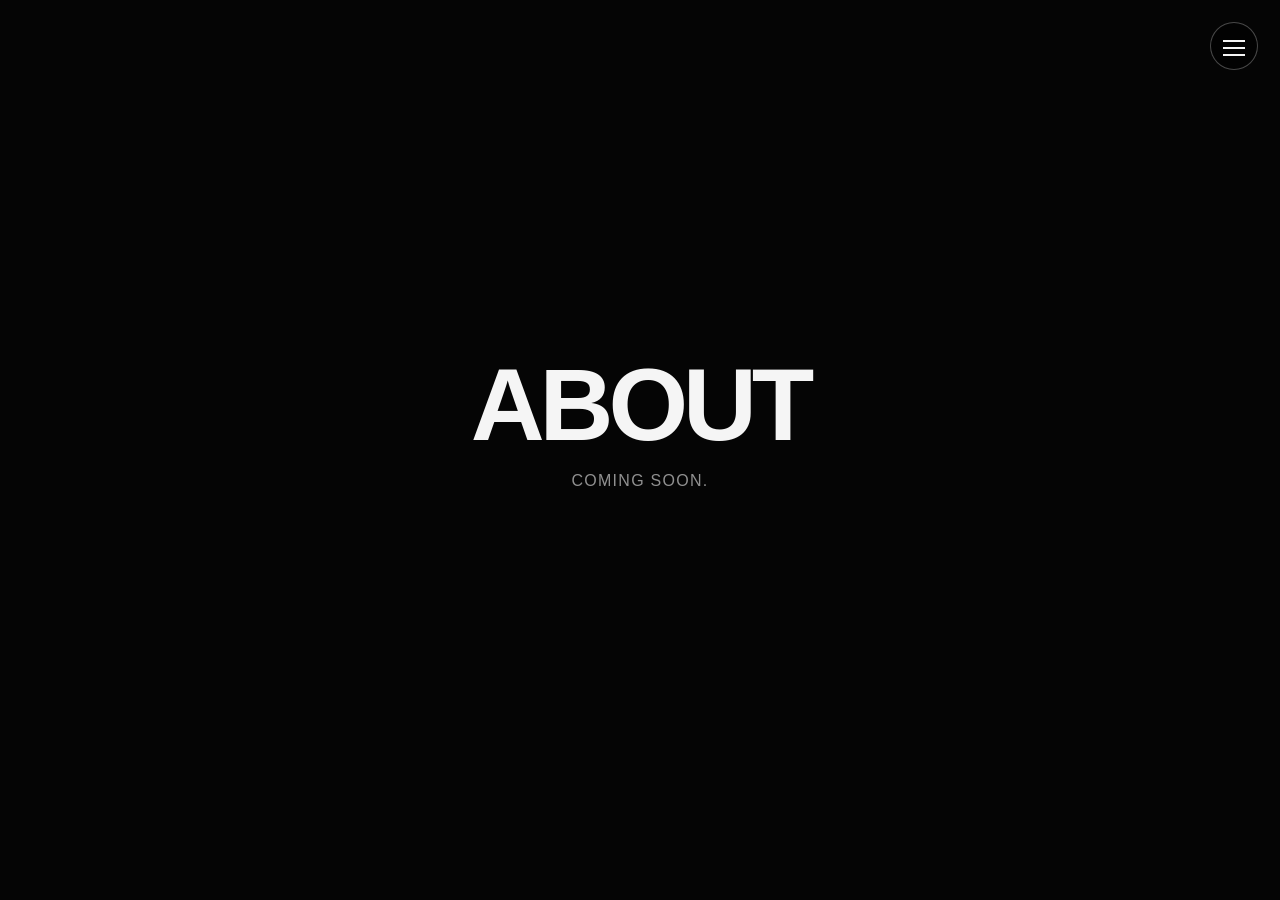
<file: about.html>
<!doctype html>
<html lang="en">
<head>
  <meta charset="utf-8" />
  <meta name="viewport" content="width=device-width, initial-scale=1" />
  <title>About — Steve Senkiw</title>
  <link rel="stylesheet" href="css/styles.css" />
</head>
<body>
  <main class="page">
    <h1>About</h1>
    <p>Coming soon.</p>
  </main>
  <button class="menu-button" type="button" aria-label="Open menu" aria-expanded="false" aria-controls="site-menu"><span></span><span></span><span></span></button>
  <nav id="site-menu" class="site-menu" aria-label="Site navigation"><div class="menu-inner"><a class="menu-name" href="/">Steve Senkiw</a><div class="menu-rule"></div><a href="/">Home</a><a href="/about.html">About</a><a href="/projects.html">Projects</a><a href="/contact.html">Contact</a></div></nav>
  <div class="menu-backdrop" hidden></div>
  <script src="js/menu.js"></script>
</body>
</html>
</file>
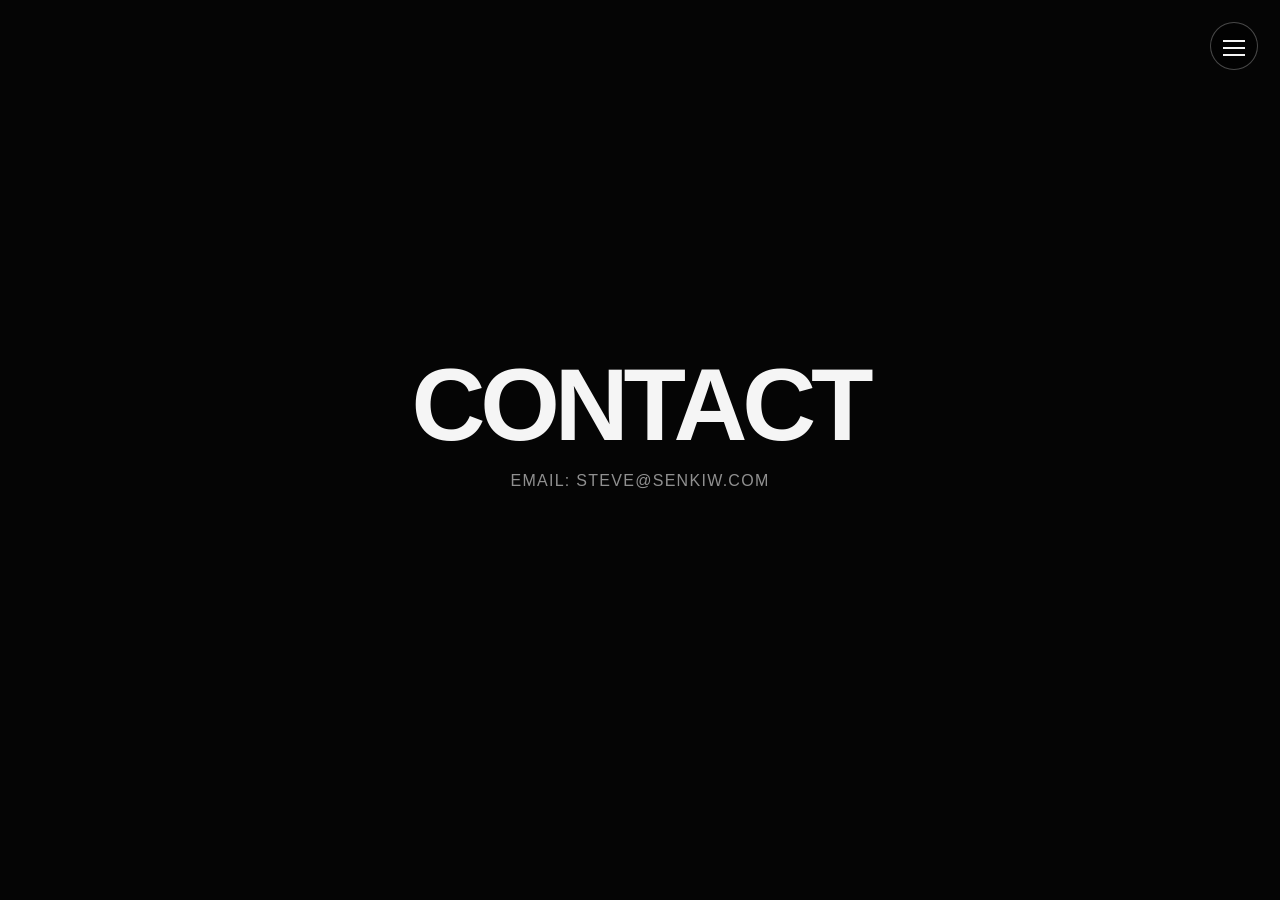
<file: contact.html>
<!doctype html>
<html lang="en">
<head>
  <meta charset="utf-8" />
  <meta name="viewport" content="width=device-width, initial-scale=1" />
  <title>Contact — Steve Senkiw</title>
  <link rel="stylesheet" href="css/styles.css" />
</head>
<body>
  <main class="page">
    <h1>Contact</h1>
    <p class="contact-email">Email: <a href="mailto:steve@senkiw.com">steve@senkiw.com</a></p>
  </main>
  <button class="menu-button" type="button" aria-label="Open menu" aria-expanded="false" aria-controls="site-menu"><span></span><span></span><span></span></button>
  <nav id="site-menu" class="site-menu" aria-label="Site navigation"><div class="menu-inner"><a class="menu-name" href="/">Steve Senkiw</a><div class="menu-rule"></div><a href="/">Home</a><a href="/about.html">About</a><a href="/projects.html">Projects</a><a href="/contact.html">Contact</a></div></nav>
  <div class="menu-backdrop" hidden></div>
  <script src="js/menu.js"></script>
</body>
</html>
</file>
<file: css/styles.css>
:root {
  --bg: #050505;
  --fg: #f5f5f5;
  --muted: rgba(245, 245, 245, 0.58);
  --panel: rgba(5, 5, 5, 0.92);
}

* { box-sizing: border-box; }

html, body {
  margin: 0;
  min-height: 100%;
  background: var(--bg);
  color: var(--fg);
  font-family: Arial, Helvetica, sans-serif;
}

body { overflow-x: hidden; }

.hero {
  min-height: 100svh;
  width: 100%;
  background: #000;
  display: grid;
  place-items: center;
  overflow: hidden;
}

.hero-image {
  width: 100%;
  height: 100svh;
  object-fit: cover;
  object-position: center center;
  filter: contrast(1.04) saturate(0.92);
}

.menu-button {
  position: fixed;
  top: 22px;
  right: 22px;
  z-index: 30;
  width: 48px;
  height: 48px;
  padding: 12px;
  border: 1px solid rgba(255,255,255,0.28);
  border-radius: 999px;
  background: rgba(0,0,0,0.42);
  backdrop-filter: blur(8px);
  cursor: pointer;
}

.menu-button span {
  display: block;
  height: 2px;
  width: 100%;
  margin: 5px 0;
  background: var(--fg);
  transition: transform 180ms ease, opacity 180ms ease;
}

body.menu-open .menu-button span:nth-child(1) { transform: translateY(7px) rotate(45deg); }
body.menu-open .menu-button span:nth-child(2) { opacity: 0; }
body.menu-open .menu-button span:nth-child(3) { transform: translateY(-7px) rotate(-45deg); }

.site-menu {
  position: fixed;
  top: 0;
  right: 0;
  z-index: 20;
  width: min(380px, 86vw);
  height: 100svh;
  background: var(--panel);
  border-left: 1px solid rgba(255,255,255,0.14);
  transform: translateX(100%);
  transition: transform 220ms ease;
}

body.menu-open .site-menu { transform: translateX(0); }

.menu-inner {
  display: flex;
  flex-direction: column;
  gap: 22px;
  padding: 92px 34px 34px;
  min-height: 100%;
  text-transform: uppercase;
  letter-spacing: 0.12em;
  font-size: 14px;
}

.menu-inner a {
  color: var(--fg);
  text-decoration: none;
}

.menu-inner a:hover { color: var(--muted); }

.menu-name {
  font-size: 18px;
  letter-spacing: 0.08em;
  text-transform: none;
}

.menu-rule {
  width: 100%;
  height: 1px;
  background: rgba(255,255,255,0.22);
  margin: 4px 0 6px;
}

.menu-backdrop {
  position: fixed;
  inset: 0;
  z-index: 10;
  background: rgba(0,0,0,0.28);
}

body.menu-open .menu-backdrop { display: block; }

.page {
  min-height: 100svh;
  display: grid;
  grid-template-rows: auto 72px;
  gap: 18px;
  align-content: center;
  justify-items: center;
  padding: 32px;
  text-align: center;
}

.page h1 {
  margin: 0;
  font-size: clamp(42px, 8vw, 110px);
  line-height: 0.95;
  text-transform: uppercase;
  letter-spacing: -0.05em;
}

.page p {
  margin: 0;
  color: var(--muted);
  font-size: 16px;
  letter-spacing: 0.08em;
  text-transform: uppercase;
}

.contact-email a {
  color: inherit;
  text-decoration: none;
}

.contact-email a:hover,
.contact-email a:focus-visible {
  color: var(--fg);
}

.album-page {
  min-height: 100svh;
  width: min(1040px, 100%);
  margin: 0 auto;
  padding: 72px 32px;
  display: grid;
  grid-template-columns: minmax(260px, 420px) minmax(0, 1fr);
  gap: 42px;
  align-items: start;
}

.album-cover {
  width: 100%;
  aspect-ratio: 1;
  object-fit: cover;
  border: 1px solid rgba(255,255,255,0.12);
}

.album-panel {
  min-width: 0;
  padding-top: 8px;
}

.album-kicker {
  margin: 0 0 14px;
  color: var(--muted);
  font-size: 14px;
  letter-spacing: 0.16em;
  text-transform: uppercase;
}

.album-panel h1 {
  margin: 0 0 28px;
  font-size: clamp(48px, 8vw, 104px);
  line-height: 0.9;
  text-transform: uppercase;
}

.album-player {
  display: block;
  width: 100%;
  margin: 0 0 18px;
}

.album-controls {
  display: grid;
  grid-template-columns: 48px minmax(0, 1fr) 48px;
  gap: 12px;
  align-items: center;
  margin: 0 0 28px;
}

.track-skip {
  width: 48px;
  height: 42px;
  border: 1px solid rgba(255,255,255,0.22);
  border-radius: 999px;
  background: rgba(255,255,255,0.06);
  color: var(--fg);
  cursor: pointer;
  font-size: 20px;
  line-height: 1;
}

.track-skip:hover,
.track-skip:focus-visible {
  background: rgba(255,255,255,0.14);
}

.now-playing {
  margin: 0;
  min-width: 0;
  overflow: hidden;
  color: var(--muted);
  font-size: 13px;
  letter-spacing: 0.12em;
  text-align: center;
  text-overflow: ellipsis;
  text-transform: uppercase;
  white-space: nowrap;
}

.track-list {
  margin: 0;
  padding: 0;
  list-style: none;
  border-top: 1px solid rgba(255,255,255,0.18);
  color: rgba(245,245,245,0.86);
}

.track-list li {
  border-bottom: 1px solid rgba(255,255,255,0.12);
}

.track-list button {
  width: 100%;
  display: grid;
  grid-template-columns: 42px 1fr;
  gap: 14px;
  padding: 12px 0;
  border: 0;
  background: transparent;
  color: rgba(245,245,245,0.86);
  cursor: pointer;
  font: inherit;
  text-align: left;
}

.track-list button:hover,
.track-list button:focus-visible,
.track-list button.is-active {
  color: var(--fg);
}

.track-list button.is-active {
  background: rgba(255,255,255,0.06);
}

.track-list button.is-active span { color: var(--fg); }

.track-list span {
  color: var(--muted);
  font-variant-numeric: tabular-nums;
}

.project-links {
  display: flex;
  flex-direction: column;
  gap: 16px;
  align-items: center;
  margin: 0;
}

.project-link {
  display: inline-block;
  color: var(--fg);
  font-size: 16px;
  letter-spacing: 0.14em;
  text-decoration: none;
  text-transform: uppercase;
}

.project-link:hover { color: var(--muted); }

@media (max-width: 700px) {
  .hero-image { object-position: center center; }
  .menu-button { top: 16px; right: 16px; }
  .album-page {
    grid-template-columns: 1fr;
    gap: 28px;
    padding: 72px 20px 36px;
  }
  .album-cover { max-width: 420px; }
}
</file>
